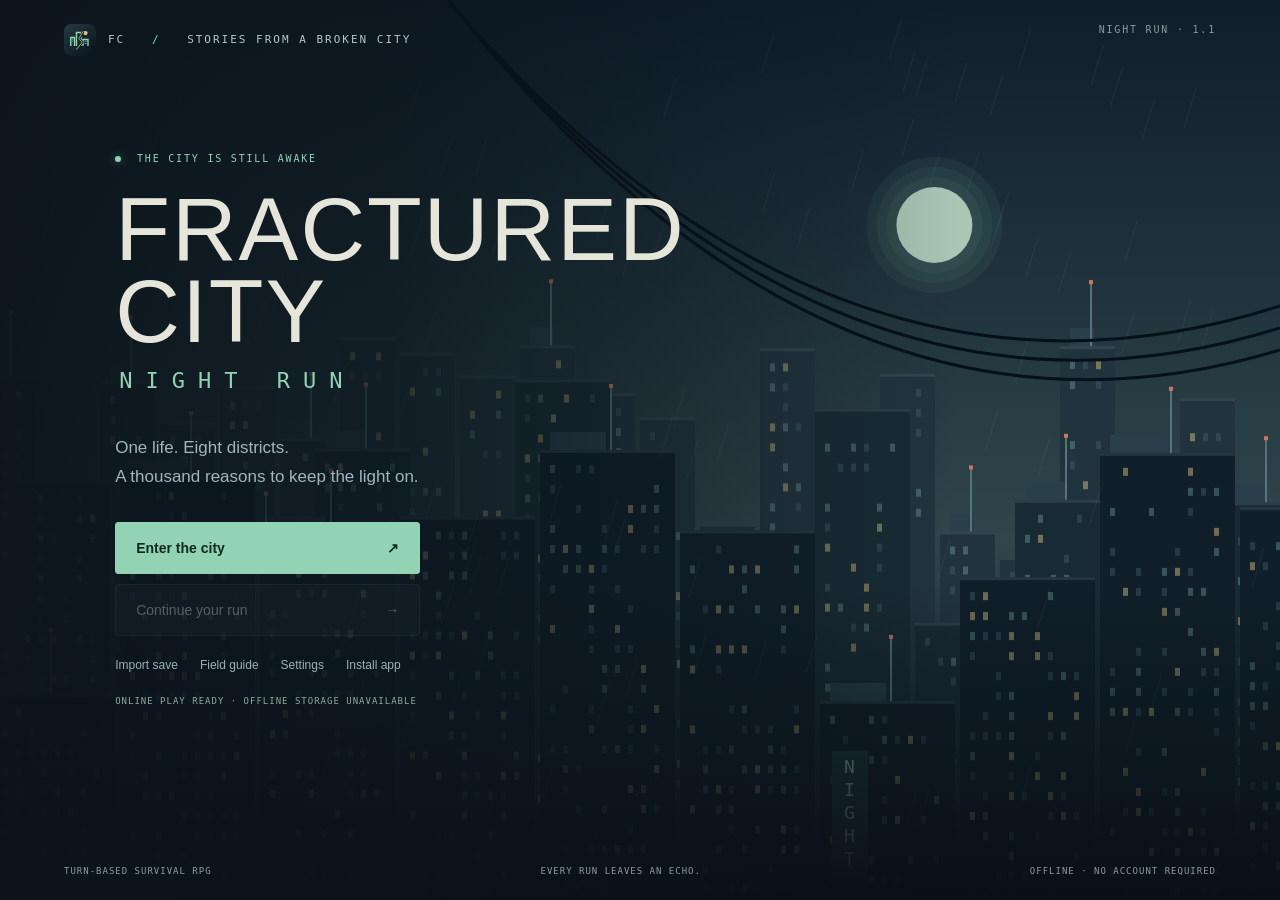
<file: index.html>
<!doctype html>
<html lang="en"><head><meta charset="utf-8"><meta name="viewport" content="width=device-width, initial-scale=1, viewport-fit=cover"><meta name="theme-color" content="#10191d"><meta name="description" content="An offline, turn-based survival RPG. One life. Eight districts. Every run leaves an echo."><title>Fractured City: Night Run</title>
<link rel="manifest" href="manifest.webmanifest">
<link rel="icon" type="image/svg+xml" href="icons/logo.svg">
<link rel="icon" type="image/png" sizes="32x32" href="icons/favicon-32.png">
<link rel="apple-touch-icon" sizes="180x180" href="apple-touch-icon.png">
<meta name="mobile-web-app-capable" content="yes">
<meta name="apple-mobile-web-app-capable" content="yes">
<meta name="apple-mobile-web-app-title" content="Night Run">
<meta name="apple-mobile-web-app-status-bar-style" content="black-translucent">
<style>

:root{color-scheme:dark;--bg:#0c1216;--panel:#111b20;--line:#28343a;--muted:#8b9b9f;--text:#dbe1db;--mint:#91d3b3;--amber:#e0ba7e;--red:#dd8680;--accent:#91d3b3}*{box-sizing:border-box}body{margin:0;background:var(--bg);color:var(--text);font-family:Segoe UI,Arial,sans-serif;font-size:14px}button,input{font:inherit}button{color:inherit;background:#1a262c;border:1px solid #344348;padding:11px 15px;border-radius:3px;cursor:pointer;text-align:left;transition:background .15s,border-color .15s}button:hover:not(:disabled){background:#293b41;border-color:var(--mint)}button:focus-visible,input:focus-visible,canvas:focus-visible{outline:2px solid var(--mint);outline-offset:3px}button:disabled{opacity:.35;cursor:not-allowed}button.primary{background:var(--mint);border-color:var(--mint);color:#11291f;font-weight:700}button.primary:hover{background:#b2e8cd}button.danger{color:#ffb0a3;border-color:#785049}button.small{padding:6px 10px;font-size:12px}input{background:#10191e;border:1px solid #435358;border-radius:3px;color:#fff;padding:12px;width:100%}label{display:block;font-size:11px;color:var(--muted);letter-spacing:1.5px;margin:18px 0 8px}h1,h2,h3,p{margin-top:0}h2{font-family:Georgia,serif;font-weight:400}p{line-height:1.6;color:#aebdbf}kbd{font-family:Consolas,monospace;font-size:11px;border:1px solid #435056;border-radius:3px;min-width:20px;padding:2px 5px;text-align:center;color:#91a4ab}b,strong{font-weight:600}[hidden]{display:none!important}.eyebrow,.section-label,.log-heading,.wordmark,.edition,.title-bottom,.stat-label{font-family:Consolas,monospace;font-size:10px;font-weight:500;letter-spacing:1.8px;color:var(--muted)}.live-dot{display:inline-block;width:6px;height:6px;border-radius:50%;background:var(--mint);box-shadow:0 0 10px #8bdfb177;margin-right:8px}.title-screen{min-height:100vh;position:relative;overflow:hidden;background:#0b141c}.title-screen #skyline{position:absolute;width:100%;height:100%;inset:0}.title-grain{position:absolute;inset:0;pointer-events:none;background:linear-gradient(90deg,#0b141bef 0%,#0b141bb0 30%,transparent 75%),linear-gradient(0deg,#091016 0%,transparent 35%)}.title-top{position:relative;display:flex;justify-content:space-between;padding:34px 5vw}.wordmark{color:#b5c7c9;font-size:11px;letter-spacing:2px}.wordmark i{color:var(--mint);font-style:normal;margin:0 18px}.title-content{position:relative;margin:7vh 0 10vh 9vw;max-width:650px}.title-content .eyebrow{color:var(--mint);margin-bottom:24px}h1{font-family:Impact,'Arial Narrow',sans-serif;font-weight:400;font-size:clamp(65px,7vw,108px);letter-spacing:2px;line-height:.92;color:#e6e5d9;margin:0 0 26px}h1 span{display:block;font-family:Consolas,monospace;font-size:22px;letter-spacing:13px;line-height:2.5;color:var(--mint);margin-left:4px}.title-content>p{font-size:17px;line-height:1.7;color:#a2b6bc;margin-bottom:30px}.title-actions{display:flex;flex-direction:column;gap:10px;max-width:305px}.title-actions button{padding:17px 20px;display:flex;justify-content:space-between}.title-links{display:flex;gap:22px;margin:22px 0}.title-links button{border:0;padding:0;background:transparent;color:#9db0b7;font-size:12px}.title-bottom{position:absolute;bottom:24px;left:5vw;right:5vw;display:flex;justify-content:space-between;letter-spacing:1px;font-size:9px}.legacy{font-size:12px;color:#9b9b92;font-style:italic;max-width:350px}.topbar{height:72px;border-bottom:1px solid var(--line);display:flex;align-items:center;justify-content:space-between;padding:0 28px;background:#10191e}.logo{font-family:Impact,'Arial Narrow',sans-serif;font-size:20px;letter-spacing:1px;background:transparent;border:0;padding:0}.logo span{display:block;font:9px Consolas,monospace;color:var(--mint);letter-spacing:4px;margin-top:3px}.header-actions{display:flex;align-items:center;gap:10px}.header-actions button{padding:6px 10px}.header-actions>span{font:9px Consolas,monospace;letter-spacing:1px;color:#7f9298;margin-right:8px}#worldClock{display:flex;gap:24px;align-items:center;color:#b6c6c8;font:12px Consolas,monospace}#worldClock b{color:var(--amber)}.game-layout{max-width:1800px;margin:auto;display:grid;grid-template-columns:220px minmax(480px,1fr) 240px;min-height:calc(100vh - 72px)}.left-panel,.right-panel{padding:24px 20px;background:#10191dc9}.left-panel{border-right:1px solid var(--line)}.right-panel{border-left:1px solid var(--line)}.play-column{min-width:0;padding:0 22px 20px}.location-heading{height:86px;display:flex;align-items:center;justify-content:space-between}.location-heading h2{margin:5px 0 0;font-size:27px}.location-heading .eyebrow{font-size:9px;letter-spacing:1.5px;color:var(--accent)}#districtDanger{font:10px Consolas,monospace;color:var(--amber);text-align:right;line-height:1.9}#character .portrait{float:left;width:42px;height:48px;margin-right:12px;border:1px solid #52665f;background:#253c37;display:grid;place-items:center;font-size:26px;color:var(--mint)}#character h3{font-family:Georgia,serif;font-size:20px;font-weight:400;margin:0 0 4px}#character .class-line{font:10px Consolas,monospace;color:var(--mint);line-height:1.5}#character .level-line{clear:both;padding-top:14px;display:flex;justify-content:space-between;font:10px Consolas,monospace;color:var(--muted)}.xp-bar{height:3px;background:#283239;margin:8px 0 22px}.xp-bar i{display:block;height:100%;background:#d9b777}.meter{margin:14px 0}.meter-label{display:flex;justify-content:space-between;font-size:11px;margin-bottom:7px;color:#adbcbd}.meter-track{background:#29343a;height:5px}.meter-track i{height:100%;display:block;transition:width .2s}.minor-vitals{display:grid;grid-template-columns:1fr 1fr;gap:8px;margin:18px 0 24px}.minor-vitals div{background:#172228;border:1px solid #26333a;padding:9px 8px}.minor-vitals b{display:block;font:16px Consolas,monospace;margin-top:5px}.minor-vitals span{font:9px Consolas,monospace;color:var(--muted);letter-spacing:1px}.section-label{display:flex;justify-content:space-between;margin:20px 0 13px;font-size:9px;color:#819799;letter-spacing:1.4px}.equipment-row{margin:13px 0;padding-left:10px;border-left:2px solid #344b48}.equipment-row small{display:block;color:#80969b;font:9px Consolas,monospace;letter-spacing:1px;margin-bottom:5px}.equipment-row b{font-size:12px;font-weight:400}.equipment-row em{display:block;font-style:normal;font-size:10px;color:#738b90;margin-top:4px}.nav-buttons{margin-top:20px;border-top:1px solid var(--line);padding-top:14px}.nav-buttons button{border:none;background:transparent;display:flex;align-items:center;width:100%;padding:11px 0;font-size:12px;gap:10px}.nav-buttons kbd{margin-left:auto}.nav-buttons button>span{width:17px;color:var(--mint)}.small-quote{font-family:Georgia,serif;font-style:italic;font-size:12px;line-height:1.7;color:#647b80;margin-top:25px}.canvas-wrap{position:relative;background:#080e13;border:1px solid #344247;box-shadow:0 10px 40px #0003;overflow:hidden}#mapCanvas{display:block;width:100%;height:min(58vh,680px);object-fit:contain;image-rendering:pixelated;cursor:crosshair}.map-label{position:absolute;left:15px;top:14px;background:#0b141bcc;padding:7px 10px;font:9px Consolas,monospace;letter-spacing:1px;color:#91a5ab;pointer-events:none}.zoom-controls{position:absolute;right:12px;bottom:12px;display:flex;gap:4px}.zoom-controls button{padding:4px 10px;background:#132028d9}.hover-tip{position:absolute;bottom:15px;left:15px;max-width:70%;padding:9px 13px;background:#0d1924ef;border:1px solid #52656f;font:11px Consolas,monospace;pointer-events:none}.actionbar{display:flex;gap:6px;padding:12px 0}.actionbar button{flex:1;font-size:11px;padding:9px 6px;white-space:nowrap;text-align:center;background:#172329}.actionbar kbd{margin-right:5px;font-size:10px}.actionbar .active{background:#274136;border-color:var(--mint);color:var(--mint)}.log-heading{display:flex;justify-content:space-between;font-size:9px;margin:10px 0 8px}#eventLog{height:122px;overflow-y:auto;border-top:1px solid var(--line);padding-top:8px;scrollbar-width:thin;font:11px/1.7 Consolas,monospace;color:#83999f}.log-entry{padding:1px 0}.log-entry>span{color:#4f656e;margin-right:10px}.log-entry.bad{color:#dc9790}.log-entry.good{color:#9ec5ad}.log-entry.story{color:#c4b8db}.log-entry.hint{color:#d2ba8e}.log-entry.combat{color:#a6b3b8}#minimap{width:100%;image-rendering:pixelated;background:#0b1218;border:1px solid var(--line)}.nearby-item{display:flex;align-items:center;gap:10px;padding:10px 0;border-bottom:1px solid #243138;font-size:11px}.nearby-item button{padding:5px;font-size:11px;flex:1;background:transparent;border:0}.nearby-item .symbol{width:24px;color:var(--amber);font:18px Consolas,monospace}.nearby-item small{display:block;font-size:10px;color:#7e969c;margin-top:4px}.quest-card{background:#18282a;border:1px solid #304c47;border-left:2px solid var(--mint);padding:13px}.quest-card .tag{font:9px Consolas,monospace;letter-spacing:1px;color:var(--mint)}.quest-card h4{margin:10px 0;font-size:13px;font-weight:500;line-height:1.4}.quest-card p{font-size:11px;line-height:1.6;margin:0}.quest-card button{margin-top:12px;padding:0;background:none;border:0;font-size:10px;color:var(--mint)}#echoPanel p{font-family:Georgia,serif;font-size:13px;line-height:1.7;font-style:italic;color:#ab9fc1}.echo-number{font:9px Consolas,monospace;color:#8f82a4;letter-spacing:1px}.faction-row{margin:12px 0;font-size:10px;display:flex;justify-content:space-between;gap:8px}.faction-row b{font:11px Consolas,monospace}.control-note{font:10px/1.9 Consolas,monospace;color:#6f858d;border-top:1px solid var(--line);padding-top:17px;margin-top:24px}.status-pill{display:inline-block;border:1px solid #764e49;color:#e4a498;background:#3c2928;font-size:9px;padding:4px 6px;margin:3px 3px 0 0}.status-pill.good{border-color:#416756;color:#a2d2b6;background:#1e352a}.modal{position:fixed;z-index:20;inset:0;display:flex;align-items:center;justify-content:center;padding:24px}.modal-backdrop{position:absolute;inset:0;background:#050b12c9;backdrop-filter:blur(5px)}.modal-card{position:relative;background:#111c23;border:1px solid #405357;border-radius:5px;width:min(880px,100%);max-height:90vh;overflow:auto;box-shadow:0 30px 120px #000b;scrollbar-width:thin}.modal-header{padding:24px 28px 18px;border-bottom:1px solid #304048;display:flex;align-items:center;justify-content:space-between}.modal-header h2{margin:6px 0 0;font-size:28px}.close-button{background:transparent;border:0;font-size:26px;color:#80979d;padding:0 6px}#modalBody{padding:24px 28px 30px}.modal-intro{font-size:14px;line-height:1.75;max-width:700px}.choice-list{display:grid;gap:9px;margin-top:23px}.choice-list button{padding:15px 18px;font-size:13px}.create-grid{display:grid;grid-template-columns:1fr 1fr;gap:10px}.class-card{padding:17px}.class-card.selected{border-color:var(--mint);background:#243d37}.class-card .num{font:10px Consolas,monospace;color:var(--mint);letter-spacing:2px}.class-card h3{font-family:Georgia,serif;font-size:20px;font-weight:400;margin:8px 0}.class-card p{font-size:11px;margin:0;line-height:1.6}.class-detail{background:#0c171d;padding:20px;border-left:2px solid var(--mint);margin:20px 0}.class-detail strong{color:var(--mint)}.class-detail p{font-size:12px;margin:6px 0}.inline-fields{display:flex;gap:16px}.inline-fields>div{flex:1}.footer-actions{display:flex;gap:10px;margin-top:24px;justify-content:flex-end}.tabs{display:flex;gap:6px;flex-wrap:wrap;margin-bottom:18px}.tabs button{font-size:11px;padding:8px 13px}.tabs .selected{border-color:var(--mint);color:var(--mint)}.item-grid{display:grid;grid-template-columns:1fr 1fr;gap:10px}.item-card{border:1px solid #304148;background:#15232b;padding:14px}.item-card h4{margin:0 0 6px;font-size:13px;font-weight:500}.item-card .item-type{font:9px Consolas,monospace;color:var(--mint);text-transform:uppercase;letter-spacing:1px;margin-bottom:10px}.item-card p{font-size:11px;margin:7px 0}.item-card .buttons{display:flex;gap:5px;flex-wrap:wrap;margin-top:12px}.item-card .buttons button{font-size:10px;padding:6px 8px}.inventory-summary{display:flex;gap:22px;margin-bottom:18px;color:var(--amber);font:11px Consolas,monospace}.stats-grid{display:grid;grid-template-columns:repeat(3,1fr);gap:8px;margin-bottom:24px}.stat-card{background:#172831;border:1px solid #344750;padding:12px;display:flex;align-items:center;justify-content:space-between;gap:6px}.stat-card strong{font:20px Consolas,monospace}.stat-card span{font-size:10px;color:#a7bdc0}.stat-card button{font-size:14px;padding:1px 6px}.tree-columns{display:grid;grid-template-columns:1fr 1fr;gap:22px}.tree-column h3{font-family:Georgia,serif;font-weight:400;font-size:22px;color:var(--mint);margin-bottom:15px}.talent{margin-bottom:10px;padding:17px;border:1px solid #3b4954;background:#18232c}.talent.learned{border-color:#719e87;background:#1e362c}.talent p{font-size:12px;margin-bottom:11px}.talent h4{margin:5px 0 8px}.talent .tier{font:9px Consolas,monospace;color:#929faf}.talent button{font-size:11px;padding:6px 12px}.map-grid{display:grid;grid-template-columns:1fr 1fr;gap:10px}.zone-card{padding:18px;background:#17242b;border:1px solid #35434b}.zone-card.current{border-color:var(--mint)}.zone-card h3{font-family:Georgia,serif;font-size:20px;font-weight:400;margin:8px 0}.zone-card p{font-size:11px;margin:7px 0}.zone-card .connections{font:10px/1.7 Consolas,monospace;color:#9eafb5}.guide-grid{display:grid;grid-template-columns:1fr 1fr;gap:22px}.guide-grid h3{font:12px Consolas,monospace;color:var(--mint);letter-spacing:1px}.guide-grid p{font-size:12px}.journal-entry{border-left:2px solid #6d7997;padding:1px 0 1px 15px;margin:18px 0}.journal-entry p{margin:6px 0;font-size:12px}.journal-entry small{font:10px Consolas,monospace;color:#9a8bab}.ending-text{font-family:Georgia,serif;font-size:23px;line-height:1.7;color:#d7d5ca;margin:12px 0 25px}.ending-grid{display:grid;grid-template-columns:repeat(4,1fr);gap:10px}.ending-grid div{background:#1b2a30;padding:15px}.ending-grid b{display:block;font:24px Consolas,monospace;color:var(--mint)}.ending-grid span{font-size:10px;color:var(--muted)}.touch-controls{display:none;text-align:center;position:fixed;bottom:14px;right:14px;z-index:5;opacity:.9}.touch-controls button{padding:10px 16px;background:#152930}.setting-row{display:flex;align-items:center;justify-content:space-between;border-bottom:1px solid #304047;padding:16px 0}.setting-row p{font-size:12px;margin:5px 0}.notice{border-left:2px solid var(--amber);padding:10px 14px;background:#2b291f;font-size:12px;color:#d4c4a2}.empty{color:#879ca3;font-size:12px;padding:15px 0}.item-card.highlight{border-color:var(--mint)}body.high-contrast{--muted:#b6c4c7;--text:#f5f8ee;--line:#54696f}body.reduced-motion *{transition:none!important;animation:none!important}@media(min-width:1600px){.game-layout{grid-template-columns:240px minmax(600px,1fr) 270px}.left-panel,.right-panel{padding:30px 25px}#eventLog{height:145px}}@media(max-width:1150px){.game-layout{grid-template-columns:190px minmax(400px,1fr)}.right-panel{display:none}.left-panel{padding:22px 16px}.play-column{padding:0 16px 16px}.topbar{padding:0 20px}#worldClock{gap:12px}#mapCanvas{height:58vh}}@media(max-width:720px){.game-layout{display:block}.left-panel{display:none}.topbar{height:62px;padding:0 14px}.logo{font-size:16px}#worldClock{font-size:10px;gap:8px}.header-actions>span{display:none}.header-actions{gap:4px}.header-actions button{padding:5px 8px}.play-column{padding:0 10px 15px}.location-heading{height:72px}.location-heading h2{font-size:23px}.actionbar{flex-wrap:wrap}.actionbar button{min-width:28%;padding:9px 5px}#mapCanvas{height:52vh;min-height:310px}.title-top{padding:24px}.wordmark{font-size:9px}.wordmark i{margin:0 5px}.edition{display:none}.title-content{margin:10vh 24px 100px}.title-bottom{font-size:8px;gap:20px}.title-bottom span:last-child{display:none}.title-grain{background:linear-gradient(90deg,#0b141bf0, #0b141b60)}.modal{padding:10px}.modal-header{padding:18px}.modal-header h2{font-size:24px}#modalBody{padding:18px}.create-grid,.item-grid,.tree-columns,.map-grid,.guide-grid{grid-template-columns:1fr}.stats-grid{grid-template-columns:1fr 1fr}.ending-grid{grid-template-columns:1fr 1fr}.touch-controls{display:block}.inline-fields{display:block}.footer-actions{flex-wrap:wrap}.header-actions::before{content:''}.control-note{display:none}}@media(prefers-reduced-motion:reduce){*{transition:none!important}}
.mobile-vitals{display:none}@media(max-width:720px){.mobile-vitals{display:flex;align-items:center;justify-content:space-between;gap:5px;padding:8px 12px;border-bottom:1px solid var(--line);font:10px Consolas,monospace;color:var(--mint)}.mobile-vitals button{padding:4px 7px;font-size:10px}.location-heading{height:65px}}

@media(max-width:720px){.log-board{display:flex;gap:10px}.log-board #eventLog{flex:1;min-width:0;height:150px}.log-board .touch-controls{position:static;flex:0 0 112px;align-self:flex-start;opacity:1;padding-top:10px}.touch-controls button{padding:8px 10px;margin:1px;font-size:13px}}

</style><style>
/* Touch and installed-app layout. Safe areas preserve iPhone notch/home-indicator space. */
html { -webkit-text-size-adjust: 100%; }
button, a, canvas { touch-action: manipulation; -webkit-tap-highlight-color: transparent; }
button { -webkit-user-select: none; user-select: none; }
input { font-size: 16px; }
.brand-icon { width: 32px; height: 32px; vertical-align: middle; margin-right: 12px; border-radius: 7px; }
.title-top { padding-top: max(24px, env(safe-area-inset-top)); }
.title-screen { min-height: 100svh; padding-bottom: env(safe-area-inset-bottom); }
.platform-status { color: #91aa9b; font: 9px/1.6 Consolas, monospace; letter-spacing: 1px; }
.mobile-tools { display: none; }
.install-steps { padding-left: 22px; color: #bfcfcd; line-height: 1.9; }
.install-icon { float: right; width: 90px; height: 90px; border-radius: 20px; margin: 0 0 20px 20px; }
.modal-card { overscroll-behavior: contain; }
.modal { padding-top: max(12px, env(safe-area-inset-top)); padding-bottom: max(12px, env(safe-area-inset-bottom)); }
.touch-controls button[aria-pressed="true"], .mobile-tools button[aria-pressed="true"] { border-color: var(--mint); background: #284438; color: var(--mint); }

@media (max-width: 720px), (pointer: coarse) and (max-width: 1100px), (max-height: 600px) and (max-width: 1100px) {
  body.playing { height: 100vh; height: 100dvh; overflow: hidden; }
  #gameScreen { height: 100vh; height: 100dvh; display: flex; flex-direction: column; overflow: hidden; padding: env(safe-area-inset-top) env(safe-area-inset-right) env(safe-area-inset-bottom) env(safe-area-inset-left); }
  .topbar { flex: 0 0 48px; min-height: 48px; height: 48px; padding: 0 10px; }
  .logo { font-size: 15px; }
  .logo span { font-size: 8px; letter-spacing: 3px; }
  .header-actions button { width: 44px; height: 44px; padding: 0; text-align: center; }
  .header-actions > span { display: none; }
  #worldClock { font-size: 10px; gap: 6px; }
  #worldClock > span:last-child { display: none; }
  .mobile-vitals { flex: 0 0 44px; display: flex; align-items: center; justify-content: space-between; padding: 0 8px; gap: 4px; font: 10px Consolas, monospace; color: var(--mint); }
  .mobile-vitals button { min-height: 44px; min-width: 44px; font-size: 11px; padding: 4px 7px; }
  .game-layout { flex: 1; display: flex; width: 100%; min-height: 0; margin: 0; overflow: hidden; }
  .left-panel, .right-panel { display: none; }
  .play-column { display: flex; flex-direction: column; flex: 1; min-height: 0; padding: 0 8px 6px; overflow: hidden; }
  .location-heading { flex: 0 0 48px; height: 48px; }
  .location-heading h2 { font-size: 21px; margin-top: 3px; }
  .location-heading .eyebrow { font-size: 8px; letter-spacing: .5px; }
  #districtDanger { font-size: 8px; }
  .canvas-wrap { flex: 1 1 auto; min-height: 100px; }
  #mapCanvas { width: 100%; height: 100%; min-height: 0; object-fit: fill; }
  .map-label { top: 6px; left: 6px; max-width: calc(100% - 12px); font-size: 8px; padding: 5px 7px; pointer-events: none; }
  .zoom-controls { right: 4px; bottom: 4px; }
  .zoom-controls button { width: 44px; height: 44px; text-align: center; padding: 0; }
  .hover-tip { bottom: 6px; left: 6px; max-width: calc(100% - 105px); font-size: 10px; }
  .actionbar { flex: 0 0 48px; display: grid; grid-template-columns: repeat(5, minmax(0, 1fr)); gap: 4px; padding: 4px 0 0; }
  .actionbar button { min-width: 0; min-height: 44px; padding: 4px 2px; font-size: 10px; overflow: hidden; white-space: normal; }
  .actionbar kbd { display: none; }
  .log-heading { flex: 0 0 16px; height: 16px; margin: 3px 0 0; font-size: 8px; letter-spacing: .5px; }
  #turnNumber { max-width: 57%; overflow: hidden; text-overflow: ellipsis; white-space: nowrap; }
  .log-board { flex: 0 0 136px; height: 136px; display: grid; grid-template-columns: minmax(0, 1fr) 136px; gap: 8px; }
  .log-board #eventLog { height: 132px; min-height: 0; padding-top: 4px; font-size: 10px; line-height: 1.55; }
  .log-board .touch-controls { position: static; display: grid; grid-template-columns: repeat(3, 44px); grid-template-rows: repeat(3, 44px); gap: 2px; width: 136px; padding: 0; opacity: 1; align-self: start; }
  .touch-controls button { width: 44px; height: 44px; padding: 0; margin: 0; text-align: center; font-size: 19px; background: #182c32; }
  .mobile-tools { display: flex; flex: 0 0 46px; gap: 4px; padding-top: 3px; }
  .mobile-tools button { flex: 1; min-width: 0; height: 44px; padding: 5px 3px; font-size: 10px; text-align: center; }
  .modal { padding-left: 8px; padding-right: 8px; }
  .modal-card { max-height: calc(100dvh - env(safe-area-inset-top) - env(safe-area-inset-bottom) - 24px); }
  .modal-header { position: sticky; top: 0; z-index: 2; background: #111c23; padding: 12px 16px; }
  .close-button { min-width: 44px; min-height: 44px; }
  #modalBody { padding: 16px; }
  #modalBody button { min-height: 44px; }
  .title-top { padding-left: 20px; padding-right: 20px; }
  .wordmark { font-size: 8px; letter-spacing: 1px; }
  .brand-icon { margin-right: 6px; width: 28px; height: 28px; }
  .title-content { margin: 5vh 24px 90px; }
  .title-links { flex-wrap: wrap; gap: 8px 20px; }
  .title-links button { min-height: 44px; }
  .title-bottom { position: relative; left: auto; right: auto; bottom: auto; margin: 0 24px 20px; }
}
@media (max-width: 370px) {
  .logo { font-size: 12px; }
  #worldClock { font-size: 9px; }
  .mobile-vitals { font-size: 9px; }
  .location-heading h2 { font-size: 18px; }
}
@media (orientation: landscape) and (max-height: 600px) and (max-width: 1100px) {
  .play-column { display: grid; grid-template-columns: minmax(0, 1fr) 240px; grid-template-rows: 40px minmax(100px, 1fr) 46px; column-gap: 8px; }
  .location-heading { grid-column: 1; grid-row: 1; height: 40px; }
  .canvas-wrap { grid-column: 1; grid-row: 2 / 4; }
  .actionbar { grid-column: 2; grid-row: 1; grid-template-columns: repeat(5, minmax(0, 1fr)); }
  .log-heading { display: none; }
  .log-board { grid-column: 2; grid-row: 2; display: flex; flex-direction: column; align-items: center; height: auto; padding-top: 8px; }
  .log-board #eventLog { flex: 1; width: 100%; max-height: 50px; order: 2; }
  .mobile-tools { grid-column: 2; grid-row: 3; }
}

</style></head>
<body>
<div id="titleScreen" class="title-screen">
 <canvas id="skyline" aria-hidden="true"></canvas><div class="title-grain"></div>
 <div class="title-top"><span class="wordmark"><img class="brand-icon" src="[data-uri]" width="32" height="32" alt="Night Run fractured skyline">FC <i> / </i> STORIES FROM A BROKEN CITY</span><span class="edition">NIGHT RUN · 1.1</span></div>
 <div class="title-content"><div class="eyebrow"><span class="live-dot"></span> THE CITY IS STILL AWAKE</div><h1>FRACTURED<br>CITY<span>NIGHT RUN</span></h1><p>One life. Eight districts.<br>A thousand reasons to keep the light on.</p><div class="title-actions"><button class="primary" data-act="create">Enter the city <b>↗</b></button><button id="continueButton" data-act="continue">Continue your run <b>→</b></button></div><div class="title-links"><button data-act="import">Import save</button><button data-act="help">Field guide</button><button data-act="settings">Settings</button><button data-act="install">Install app</button></div><div id="pwaStatus" class="platform-status" role="status">PREPARING OFFLINE PLAY…</div><div id="legacy" class="legacy"></div></div>
 <div class="title-bottom"><span>TURN-BASED SURVIVAL RPG</span><span>EVERY RUN LEAVES AN ECHO.</span><span>OFFLINE · NO ACCOUNT REQUIRED</span></div>
</div>
<div id="gameScreen" hidden>
 <header class="topbar"><button class="logo" data-act="pause">FRACTURED CITY<span>NIGHT RUN</span></button><div id="worldClock"></div><div class="header-actions"><span id="saveState">LOCAL AUTOSAVE</span><button data-act="help" title="Field guide (?)">?</button><button data-act="pause" title="Pause (Escape)">Ⅱ</button></div></header>
 <div id="mobileVitals" class="mobile-vitals"></div>
 <main class="game-layout">
  <aside class="left-panel"><div id="character"></div><div id="vitals"></div><div id="loadout"></div><div id="conditions"></div><div class="nav-buttons"><button data-act="inventory"><span>▤</span> Inventory <kbd>I</kbd></button><button data-act="talents"><span>⌘</span> Character <kbd>C</kbd></button><button data-act="journal"><span>≡</span> Journal <kbd>J</kbd></button><button data-act="city"><span>◇</span> City atlas <kbd>M</kbd></button><button data-act="craft"><span>⚒</span> Crafting <kbd>K</kbd></button></div><div class="small-quote">“The city existed before you.<br>It will exist after you.”</div></aside>
  <section class="play-column"><div class="location-heading"><div><div class="eyebrow" id="districtType"></div><h2 id="districtName"></h2></div><div id="districtDanger"></div></div><div class="canvas-wrap"><canvas id="mapCanvas" width="960" height="650" tabindex="0" aria-label="Explorable city map. Use arrow keys or WASD to move, E to interact."></canvas><div class="map-label"><span class="live-dot"></span><span id="mapSubtitle"></span></div><div id="hoverTip" class="hover-tip" hidden></div><div class="zoom-controls"><button data-act="zoomout" title="Zoom out">−</button><button data-act="zoomin" title="Zoom in">+</button></div></div><div class="actionbar"><button data-act="interact" title="Interact with nearby objects"><kbd>E</kbd> Interact</button><button id="abilityButton" data-act="ability"><kbd>1</kbd> Ability</button><button id="sneakButton" data-act="sneak"><kbd>X</kbd> Sneak</button><button data-act="wait"><kbd>·</kbd> Wait</button><button data-act="heal"><kbd>H</kbd> Heal</button></div><div class="log-heading"><span>THE NIGHT RECORD</span><span id="turnNumber"></span></div><div class="log-board"><div id="eventLog" aria-live="polite"></div><div class="touch-controls" role="group" aria-label="Movement pad"><button data-move="-1,-1" aria-label="Move northwest">↖</button><button data-move="0,-1" aria-label="Move north">↑</button><button data-move="1,-1" aria-label="Move northeast">↗</button><button data-move="-1,0" aria-label="Move west">←</button><button data-act="wait" aria-label="Wait one turn">·</button><button data-move="1,0" aria-label="Move east">→</button><button data-move="-1,1" aria-label="Move southwest">↙</button><button data-move="0,1" aria-label="Move south">↓</button><button data-move="1,1" aria-label="Move southeast">↘</button></div></div><div class="mobile-tools"><button data-act="target">Target</button><button data-act="fire">Fire</button><button data-act="dashmode" id="dashButton" aria-pressed="false">Dash: off</button><button data-act="journal">Journal</button><button data-act="city">Map</button></div></section>
  <aside class="right-panel"><div class="section-label">DISTRICT SCAN <span>↗</span></div><canvas id="minimap" width="220" height="160" aria-label="Explored district minimap"></canvas><div id="nearby"></div><div class="section-label">CURRENT THREAD</div><div id="currentQuest"></div><div class="section-label">ON THE FREQUENCY</div><div id="echoPanel"></div><div class="section-label">FACTION STANDING</div><div id="factions"></div><div class="control-note">WASD / arrows to move<br>Click an enemy to fire<br>Shift + move to dash · Tab to target<br>Time moves only when you act</div></aside>
 </main>

</div>
<div id="modal" class="modal" hidden><div class="modal-backdrop" data-act="close"></div><section class="modal-card" role="dialog" aria-modal="true" aria-labelledby="modalTitle"><div class="modal-header"><div><div class="eyebrow" id="modalKicker">NIGHT RUN</div><h2 id="modalTitle"></h2></div><button class="close-button" data-act="close" aria-label="Close">×</button></div><div id="modalBody"></div></section></div>
<input id="saveFile" type="file" accept=".json" hidden>
<script>
/* Fractured City: Night Run — original game content. No external assets. */
(function(root){
'use strict';
const classes = [
 {id:'kid',name:'Street Kid',tag:'The city raised you. It never promised to keep you.',desc:'Find extra salvage, slip through service ducts, and make friends before enemies. Low armor; unmatched routes.',stats:[3,6,3,5,3,5],weapon:'knife',armor:'hoodie',ability:'Slipstream',effect:'Vanish for 5 turns and recover 12 energy. Adjacent enemies lose your trail.',paths:['Ghost','Fixer']},
 {id:'soldier',name:'Deserter',tag:'You remember which side of a rifle is safe.',desc:'Begin with a rifle and ammunition. Overwatch punishes advancing enemies. Loud, hungry, hard to stop.',stats:[5,3,6,5,2,2],weapon:'rifle',armor:'vest',ability:'Overwatch',effect:'For 5 turns, fire a free shot at the first visible enemy in range each turn. Uses ammunition.',paths:['Bastion','Deadeye']},
 {id:'hacker',name:'Wirewalker',tag:'Every locked door is a conversation.',desc:'Disable machines, open sealed caches and rewrite hostile security. Fragile in a straight fight.',stats:[2,4,3,4,7,4],weapon:'stunner',armor:'coat',ability:'Blackout',effect:'Stun all visible machines for 6 turns; living enemies for 2. Reveal the surrounding network.',paths:['Puppeteer','Architect']},
 {id:'medic',name:'Patch Doctor',tag:'There is still someone worth saving.',desc:'Heal without supplies, resist infection, and use medicine to resolve desperate encounters.',stats:[3,3,5,4,5,5],weapon:'scalpel',armor:'scrubs',ability:'Triage',effect:'Restore 26 health and clear bleeding, poison and burns. Costs 16 energy.',paths:['Lifeline','Plaguehand']},
 {id:'engineer',name:'Scrapper',tag:'Nothing is broken beyond its next purpose.',desc:'Salvage components, craft at lower cost and deploy a sentry that fights beside you.',stats:[4,3,5,3,6,3],weapon:'wrench',armor:'workcoat',ability:'Sentry',effect:'Deploy a 10-turn sentry. It attacks a visible hostile within 6 tiles every turn.',paths:['Machinist','Demolitionist']},
 {id:'sensitive',name:'Signal Touched',tag:'The radio said your name before you were born.',desc:'Sense the Echo, walk through thin walls, and burn enemies with impossible signals. Power invites attention.',stats:[2,5,3,6,5,3],weapon:'rod',armor:'shroud',ability:'Resonance',effect:'Deal 15 armor-piercing damage to visible enemies within 5 tiles. Gain 4 Echo exposure.',paths:['Witness','Hollow']}
];
// Attributes: strength, agility, endurance, perception, intellect, presence.
const items={};
function item(id,name,type,weight,value,props={}){items[id]={id,name,type,weight,value,...props};}
[
 ['knife','Notched switchblade',4,1,18,1,{bleed:0.3}],['pipe','Lead pipe',7,3,20,1,{}],['scalpel','Surgical scalpel',4,0.5,25,1,{bleed:0.5}],['wrench','Heavy wrench',7,2,28,1,{}],['rod','Tuning rod',5,1,35,2,{pierce:2}],['stunner','Arc prod',6,1.5,48,1,{stun:0.3}],['machete','Salvage machete',10,2,60,1,{bleed:0.3}],['hammer','Breach hammer',16,5,100,1,{pierce:3}],['katana','Monofilament saber',14,2,145,1,{pierce:5}],['claws','Carbon talons',12,0.5,125,1,{bleed:0.6}],
 ['pistol','Service pistol',8,2,70,6,{ammo:1,noise:8}],['rifle','Functioning rifle',12,4,140,9,{ammo:1,noise:12}],['shotgun','Short-barrel shotgun',18,4,115,4,{ammo:2,noise:14,spread:true}],['smg','Suppressed SMG',10,3,160,6,{ammo:2,noise:4}],['railgun','Industrial railcaster',24,7,250,11,{ammo:3,noise:16,pierce:6}],['crossbow','Cable crossbow',11,3,85,7,{ammo:1,noise:2}],['flamer','Foundry torch',14,5,135,3,{ammo:2,noise:8,burn:true}]
].forEach(([id,n,d,w,v,r,p])=>item(id,n,'weapon',w,v,{damage:d,range:r,durability:100,...p}));
[
 ['hoodie','Crew hoodie',1,1,15,{stealth:1}],['coat','Insulated coat',1,2,25,{resist:1}],['vest','Ballistic vest',3,4,70,{}],['scrubs','Clinic whites',1,1,20,{heal:1}],['workcoat','Riveted workcoat',2,3,45,{}],['shroud','Signal shroud',1,1,40,{echo:1}],['plate','Riot carapace',5,7,150,{agility:-1}],['mesh','Ghostweave suit',3,2,180,{stealth:2}],['hazmat','Sealed hazard suit',2,3,110,{resist:3}],['organic','Living mantle',4,2,160,{regen:1}]
].forEach(([id,n,a,w,v,p])=>item(id,n,'armor',w,v,{armor:a,...p}));
item('pack','Courier backpack','gear',1,45,{capacity:12});item('rig','Load-bearing frame','gear',3,100,{capacity:24});item('scope','Optical sight','mod',0.4,55,{desc:'Attach to the equipped weapon: +2 range.'});item('silencer','Sound baffle','mod',0.5,65,{desc:'Attach to the equipped weapon: reduce noise by 6.'});item('edge','Honed receiver','mod',0.5,60,{desc:'Attach to the equipped weapon: +3 damage.'});
item('ammo','Universal cartridges','ammo',0.05,3);item('scrap','Mechanical scrap','material',0.3,5);item('circuit','Intact circuit','material',0.2,15);item('cloth','Sterile cloth','material',0.1,4);item('chemical','Reagent vial','material',0.2,12);item('data','Encrypted data','valuable',0.1,35);item('jewelry','Old-world keepsake','valuable',0.2,45);
item('food','Sealed ration','consumable',0.5,15,{desc:'Restore 38 nutrition.'});item('water','Clean water','consumable',0.5,12,{desc:'Restore 42 hydration.'});item('medkit','Trauma kit','consumable',0.5,38,{desc:'Heal 32 HP and treat all injuries.'});item('bandage','Pressure dressing','consumable',0.1,12,{desc:'Heal 10 HP, stop bleeding.'});item('antidote','Broad-spectrum serum','consumable',0.2,24,{desc:'Cure poison and infection.'});item('stim','Reflex stimulant','consumable',0.1,30,{desc:'Restore 30 energy and suppress fatigue by 20; raises hunger.'});item('grenade','Fragmentation charge','consumable',0.5,40,{desc:'Throw at a visible target: 26 blast damage in a 2-tile radius.'});item('smoke','Smoke canister','consumable',0.3,22,{desc:'Become hidden for 7 turns.'});item('battery','High-density cell','consumable',0.4,25,{desc:'Restore 40 energy.'});item('repair','Field repair kit','consumable',0.5,28,{desc:'Restore equipped weapon durability.'});
[
 ['eyes','Spectral optics','chrome',2,'Vision +3; reveal hidden caches.'],['dermal','Subdermal lattice','chrome',3,'Armor +3; movement consumes extra hydration.'],['reflex','Reflex accelerator','chrome',3,'Every fourth enemy turn is skipped.'],['muscle','Servo musculature','chrome',3,'Melee damage +5; capacity +10.'],['jack','Neural jack','chrome',2,'Hacking checks +3; Echo exposure grows at night.'],['lung','Filtered lungs','chrome',2,'Immune to poison, infection and toxic terrain.'],['storage','Abdominal vault','chrome',1,'Capacity +18.'],['heart','Second heart','flesh',3,'Survive one fatal blow per run with 35 HP.'],['gills','Marsh gills','flesh',2,'Toxic tiles heal you; water restores extra nutrition.'],['skin','Chitin graft','flesh',3,'Armor +4; social checks -2.'],['tendon','Elastic tendons','flesh',2,'Move twice with Dash; stealth +2.'],['blood','Red garden','flesh',3,'Heal 1 HP every 4 turns, consuming nutrition.']
].forEach(([id,n,t,strain,desc])=>item(id,n,t,0.3,90+strain*20,{strain,desc}));
const factions=[
 {id:'union',name:'Lamplighter Union',color:'#edb86f',enemy:'crown',goal:'Keep the pumps running. Get the families out.',benefit:'Safe beds, industrial salvage, the evacuation train.'},
 {id:'crown',name:'Glass Directorate',color:'#71bed9',enemy:'union',goal:'Preserve the archive, even if the streets must be abandoned.',benefit:'Firearms, security clearances, corporate extraction.'},
 {id:'garden',name:'Red Garden',color:'#d38c9a',enemy:'choir',goal:'Let the body adapt to the city instead of replacing it.',benefit:'Medicine, biological grafts, protection from contamination.'},
 {id:'choir',name:'The Quiet Choir',color:'#ad9ee7',enemy:'garden',goal:'Listen to the people still speaking through the dead network.',benefit:'Neural Chrome, signal lore, the impossible door.'}
];
const zones=[
 {name:'Lowlight Blocks',sub:'A neighborhood that remembers you',kind:'Sanctuary / streets',color:'#69cbb1',wall:'#243c3a',floor:'#111e22',faction:'union',danger:1,layout:'blocks',building:['Apartment','Corner store','Utility room'],npc:'Mara Venn',voice:'I keep a light on for anyone who comes back. Don’t make me waste the oil.',objective:'Restore the neighborhood pump',object:'Pressure regulator',story:'The regulator is wrapped in a child’s scarf. Someone tried to keep the machine warm.',loot:['food','water','cloth','scrap','bandage'],enemies:['rat','looter'],links:[1,2]},
 {name:'Mercy Arcade',sub:'Everything has a price, even mercy',kind:'Expedition / ruined mall',color:'#deb46f',wall:'#443932',floor:'#241d1b',faction:'garden',danger:2,layout:'mall',building:['Pharmacy','Food court','Shuttered boutique'],npc:'Dr. Iona Reed',voice:'Chrome does not dream. Flesh does. I haven’t decided which is kinder.',objective:'Recover cold-chain medicine',object:'Cryogenic insulin case',story:'The freezer still works. The names on its doors belong to people outside.',loot:['medkit','chemical','food','antidote','scrubs'],enemies:['looter','hound'],links:[0,3,4]},
 {name:'Rainline Viaduct',sub:'The last trains ran without drivers',kind:'Travel / rooftops',color:'#73a9cc',wall:'#29394c',floor:'#121c2c',faction:'union',danger:2,layout:'rail',building:['Signal box','Maintenance bay','Worker dormitory'],npc:'Old Brin',voice:'Tracks don’t care who owns the station. They just need someone to throw the switch.',objective:'Recover the rail ignition core',object:'Ignition core',story:'Its last diagnostic reads: PASSENGERS STILL ABOARD. The train has been empty for years.',loot:['scrap','circuit','ammo','repair','wrench'],enemies:['sniper','drone'],links:[0,3,5]},
 {name:'Cinderworks',sub:'The furnaces are hungry again',kind:'Expedition / foundry',color:'#e28b68',wall:'#49322b',floor:'#281915',faction:'union',danger:3,layout:'factory',building:['Smelter','Tool cage','Boiler room'],npc:'Tess Kiln',voice:'The Directorate wants my generators. The Union wants my hands. What do you want?',objective:'Secure the turbine assembly',object:'Turbine assembly',story:'The turbine could power the train, or a thousand apartment lights. Not both.',loot:['scrap','repair','grenade','hammer','flamer'],enemies:['brute','drone','looter'],links:[1,2,6]},
 {name:'Suture Ward',sub:'Roots under the operating theater',kind:'Expedition / hospital',color:'#bb92a8',wall:'#3e303d',floor:'#221923',faction:'garden',danger:3,layout:'hospital',building:['Operating room','Patient ward','Research lab'],npc:'Sister Vale',voice:'There is no such thing as an unmodified human. Only modifications you have stopped noticing.',objective:'Rescue the sealed-ward survivor',object:'A survivor called Neri',story:'Neri remembers your face from a dream. They have never left this room.',loot:['medkit','antidote','chemical','bandage','blood'],enemies:['feral','hound'],links:[1,6,7]},
 {name:'Glass Meridian',sub:'The upper floors still have electricity',kind:'Expedition / corporate archive',color:'#85c9db',wall:'#2b404d',floor:'#14232d',faction:'crown',danger:4,layout:'office',building:['Security office','Executive suite','Server room'],npc:'Auditor Sable',voice:'The manifest has room for one more. I can’t promise what you’ll be asked to leave behind.',objective:'Acquire the evacuation manifest',object:'Signed evacuation manifest',story:'The names of the dead have been erased. Your name is already at the bottom.',loot:['ammo','data','circuit','pistol','scope'],enemies:['guard','sniper','drone'],links:[2,6,7]},
 {name:'Drowned Exchange',sub:'The water carries voices',kind:'Travel / utility tunnels',color:'#77bfa4',wall:'#254439',floor:'#13271f',faction:'choir',danger:4,layout:'tunnels',building:['Flood pump','Cable vault','Submerged platform'],npc:'Nine',voice:'Eight of us stopped answering. I’m still here. That is how I chose my name.',objective:'Extract the submerged memory spool',object:'Memory spool',story:'The recording is of rain, a door opening, and your own voice saying: not this time.',loot:['circuit','data','water','battery','jack'],enemies:['feral','wraith','drone'],links:[3,4,5,7]},
 {name:'The Listening Spire',sub:'It has been waiting for you',kind:'Final expedition / signal tower',color:'#b5a2e3',wall:'#393048',floor:'#1e172e',faction:'choir',danger:5,layout:'spire',building:['Memory chamber','Relay gallery','Observation room'],npc:'The Operator',voice:'You have reached this room before. Or someone very much like you. Does the distinction help?',objective:'Tune the impossible broadcast',object:'The unbroken frequency',story:'Between two stations is a door. Behind the door is the sound of a city that never broke.',loot:['battery','data','circuit','railgun','eyes'],enemies:['wraith','guard','drone'],links:[4,5,6]}
];
const enemies={
 rat:{name:'Cable vermin',hp:13,damage:4,armor:0,range:1,ai:'rush',glyph:'r',color:'#bdaf8c',xp:12},
 looter:{name:'Hungry scavenger',hp:22,damage:6,armor:1,range:1,ai:'coward',glyph:'s',color:'#cd9875',xp:20},
 hound:{name:'Grafted hound',hp:25,damage:7,armor:1,range:1,ai:'flank',glyph:'h',color:'#df8791',xp:24,bleed:true},
 drone:{name:'Civic drone',hp:24,damage:6,armor:2,range:5,ai:'ranged',glyph:'d',color:'#79bdda',xp:28,machine:true},
 sniper:{name:'Roofline marksman',hp:25,damage:10,armor:1,range:8,ai:'ranged',glyph:'s',color:'#e5b56c',xp:34},
 brute:{name:'Furnace breaker',hp:48,damage:11,armor:3,range:1,ai:'guard',glyph:'B',color:'#e98b65',xp:44},
 feral:{name:'Bloom carrier',hp:35,damage:8,armor:2,range:1,ai:'flank',glyph:'f',color:'#c896b9',xp:34,poison:true},
 guard:{name:'Directorate sentinel',hp:42,damage:10,armor:4,range:6,ai:'ranged',glyph:'G',color:'#9fcee3',xp:50,faction:'crown'},
 wraith:{name:'An echo of someone',hp:33,damage:11,armor:0,range:3,ai:'rush',glyph:'e',color:'#b4a2ea',xp:48,echo:true}
};
const talentDefs=[
 ['wayfinder','Service maps','Open ducts between districts; +2 sight.','Ghost','kid'],['ambush','Knife in the dark','Hidden attacks deal double damage.','Ghost','kid'],['fade','Nobody home','Slipstream lasts twice as long.','Ghost','kid'],['broker','Everybody owes','Shop prices -30%; social checks +3.','Fixer','kid'],['cache','Hidden pockets','Scavenge twice as many supplies; +10 capacity.','Fixer','kid'],['friends','Old friends','Gain 15 reputation with every faction.','Fixer','kid'],
 ['bulwark','Hold the line','Gain +3 armor when not sneaking.','Bastion','soldier'],['veteran','Scar tissue','Maximum HP +25.','Bastion','soldier'],['rebound','Return fire','Taking ranged damage charges 5 energy.','Bastion','soldier'],['aim','One clean shot','Ranged attacks ignore 3 armor.','Deadeye','soldier'],['conserve','Hand-loaded','Every other shot uses no ammunition.','Deadeye','soldier'],['killchain','Kill chain','Kills recover 10 energy and 6 HP.','Deadeye','soldier'],
 ['rewrite','Change of owner','Blackout converts the closest drone permanently.','Puppeteer','hacker'],['leech','Current thief','Machine kills restore 20 energy.','Puppeteer','hacker'],['overload','Overload','Blackout also deals 18 damage to machines.','Puppeteer','hacker'],['skeleton','Skeleton key','Sealed caches open without a check.','Architect','hacker'],['cartography','Network cartographer','Entering a district reveals its map, but not occupants.','Architect','hacker'],['efficiency','Low-power mode','Class abilities cost half energy.','Architect','hacker'],
 ['field','Field surgery','Medical items heal twice as much.','Lifeline','medic'],['resolve','Do no harm','Triage also fills energy and reduces fatigue.','Lifeline','medic'],['mercy','Second chances','Rescuing Neri awards all factions +15 reputation.','Lifeline','medic'],['venom','Dirty instruments','Melee attacks inflict poison.','Plaguehand','medic'],['immune','Adaptive immune system','Immune to poison, infection and bleeding.','Plaguehand','medic'],['harvest','Living samples','Kills grant a reagent vial and restore 3 HP.','Plaguehand','medic'],
 ['turret','Hardened sentry','Sentry lasts 20 turns and deals +5 damage.','Machinist','engineer'],['recycler','Closed loop','Salvaging equipment yields circuits.','Machinist','engineer'],['rigging','Loadmaster','Capacity +20 and repairs cost no scrap.','Machinist','engineer'],['blast','Shaped charges','Grenades deal 42 damage and spare allies.','Demolitionist','engineer'],['breach','Breach doctrine','Locked objectives can be forced without injury.','Demolitionist','engineer'],['powder','Waste nothing','Craft ammunition and grenades at half cost.','Demolitionist','engineer'],
 ['listen','Listen closely','Each objective grants an extra Echo fragment.','Witness','sensitive'],['lucid','Lucid signal','Echo exposure no longer causes damage.','Witness','sensitive'],['chorus','Friendly frequency','Wraiths ignore you unless attacked.','Witness','sensitive'],['phase','Thin places','Walk through one-tile walls for 5 energy.','Hollow','sensitive'],['scream','Dead air','Resonance deals 28 damage.','Hollow','sensitive'],['devour','Borrowed lives','Resonance heals 5 HP per enemy struck.','Hollow','sensitive']
];
const talents=talentDefs.map(([id,name,desc,path,cls],i)=>({id,name,desc,path,cls,tier:i%3+1}));
const recipes=[{id:'bandage',n:2,cost:{cloth:2}},{id:'medkit',n:1,cost:{cloth:2,chemical:2}},{id:'ammo',n:12,cost:{scrap:3,chemical:1}},{id:'grenade',n:1,cost:{scrap:3,chemical:2}},{id:'repair',n:1,cost:{scrap:3,cloth:1}},{id:'battery',n:1,cost:{scrap:2,circuit:1}},{id:'smoke',n:1,cost:{cloth:1,chemical:1}},{id:'antidote',n:1,cost:{chemical:2}},{id:'crossbow',n:1,cost:{scrap:8,cloth:3}},{id:'edge',n:1,cost:{scrap:6,circuit:1}}];
root.NRData={classes,items,factions,zones,enemies,talents,recipes};
if(typeof module!=='undefined')module.exports=root.NRData;
})(typeof window!=='undefined'?window:globalThis);

</script><script>
(function(root){
'use strict';
const D=root.NRData||(typeof require!=='undefined'?require('./data.js'):null);
const dist=(a,b)=>Math.max(Math.abs(a.x-b.x),Math.abs(a.y-b.y));
const dirs=[[0,-1],[1,0],[0,1],[-1,0],[1,1],[-1,1],[1,-1],[-1,-1]];
class Game{
 constructor(state){this.s=state||null;this.onchange=()=>{};this.prompt=null;this.effects=[];this.visible=new Set();if(state)this.vision();}
 rand(){let x=this.s.rng|0;x^=x<<13;x^=x>>>17;x^=x<<5;this.s.rng=x>>>0;return (x>>>0)/4294967296;}
 pick(a){return a[Math.floor(this.rand()*a.length)];}
 int(a,b){return a+Math.floor(this.rand()*(b-a+1));}
 newRun(name,cls,seed){let hash=2166136261;for(const c of String(seed||Date.now()))hash=Math.imul(hash^c.charCodeAt(0),16777619);const c=D.classes.find(c=>c.id===cls)||D.classes[0];
  this.s={version:1,seed:String(seed||hash>>>0),rng:hash>>>0||1,turn:0,time:18*60,zone:0,maps:{},rep:{union:8,crown:0,garden:0,choir:0},quests:{},flags:{},log:[],history:[],weather:'Rain',nextId:1,ending:null,kills:0,scavenged:0,visited:[0],p:{name:(name||'Ash').slice(0,24),cls:c.id,x:4,y:4,stats:[...c.stats],hp:55+c.stats[2]*5,maxHp:55+c.stats[2]*5,energy:50,maxEnergy:50,food:90,water:90,fatigue:0,xp:0,level:1,points:1,credits:65,inventory:[],weapon:null,armor:null,gear:null,talents:[],augments:[],status:{},cooldown:0,sneak:false,echo:0,fragments:0,specialization:null}};
  this.add(c.weapon);this.s.p.weapon=this.s.p.inventory.at(-1).uid;this.add(c.armor);this.s.p.armor=this.s.p.inventory.at(-1).uid;this.add('pack');this.s.p.gear=this.s.p.inventory.at(-1).uid;
  this.add('food',4);this.add('water',4);this.add('bandage',3);this.add('medkit',2);this.add('ammo',c.id==='soldier'?36:16);this.add('scrap',5);this.add('circuit',2);this.add('cloth',3);this.add('chemical',2);if(c.id==='hacker')this.add('pistol');
  this.s.maps[0]=this.generate(0);this.s.p.x=this.map.start.x;this.s.p.y=this.map.start.y;this.log('You wake beneath a flickering sign. Mara’s shelter is one step east. The city exhales.','story');this.log('Move with WASD / arrows. Bump enemies to attack. E interacts. Nothing moves until you do.','hint');this.vision();this.changed();return this.s;
 }
 get p(){return this.s.p;}get map(){return this.s.maps[this.s.zone];}get night(){let h=(this.s.time/60)%24;return h>=19||h<6;}get day(){return Math.floor(this.s.time/1440)+1;}
 has(id){return this.p.talents.includes(id)||this.p.augments.includes(id);}
 equipped(slot){return this.p.inventory.find(i=>i.uid===this.p[slot]);}
 equipment(slot){const i=this.equipped(slot);return i?{...D.items[i.id],...i}:null;}
 count(id){return this.p.inventory.filter(i=>i.id===id).reduce((n,i)=>n+i.qty,0);}
 add(id,qty=1){const d=D.items[id];if(!d)return false;const stack=!['weapon','armor','gear'].includes(d.type);const i=stack&&this.p.inventory.find(i=>i.id===id);if(i)i.qty+=qty;else this.p.inventory.push({uid:this.s.nextId++,id,qty,durability:d.durability||0,mods:[]});return true;}
 take(id,n=1){if(this.count(id)<n)return false;for(const i of [...this.p.inventory])if(i.id===id){let q=Math.min(n,i.qty);i.qty-=q;n-=q;if(!i.qty){this.p.inventory.splice(this.p.inventory.indexOf(i),1);for(const s of ['weapon','armor','gear'])if(this.p[s]===i.uid)this.p[s]=null;}if(n===0)break;}return true;}
 weight(){return this.p.inventory.reduce((n,i)=>n+D.items[i.id].weight*i.qty,0);}
 capacity(){return 20+this.p.stats[0]*3+(this.equipment('gear')?.capacity||0)+(this.has('storage')?18:0)+(this.has('muscle')?10:0)+(this.has('rigging')?20:0)+(this.has('cache')?10:0);}
 armor(){return (this.equipment('armor')?.armor||0)+(this.has('dermal')?3:0)+(this.has('skin')?4:0)+(this.has('bulwark')&&!this.p.sneak?3:0);}
 check(type){const a={force:0,stealth:1,endure:2,scout:3,hack:4,social:5};return this.p.stats[a[type]]+(type==='hack'&&this.has('jack')?3:0)+(type==='social'&&this.has('broker')?3:0)-(type==='social'&&this.has('skin')?2:0);}
 log(text,type='normal'){this.s.log.push({text,type,turn:this.s.turn});if(this.s.log.length>100)this.s.log.shift();if(type==='story')this.s.history.push({text,day:this.day});}
 changed(){this.onchange(this);}
 tile(x,y){if(x<0||y<0||x>=this.map.w||y>=this.map.h)return '#';return this.map.tiles[y*this.map.w+x];}
 walk(x,y){return !['#','+'].includes(this.tile(x,y));}
 los(a,b){let x=a.x,y=a.y,dx=Math.abs(b.x-x),dy=-Math.abs(b.y-y),sx=x<b.x?1:-1,sy=y<b.y?1:-1,err=dx+dy;while(x!==b.x||y!==b.y){let e=2*err;if(e>=dy){err+=dy;x+=sx;}if(e<=dx){err+=dx;y+=sy;}if(x===b.x&&y===b.y)return true;if(['#','+'].includes(this.tile(x,y)))return false;}return true;}
 vision(){if(!this.s)return;this.visible=new Set();const r=(this.night?6:9)+Math.floor(this.p.stats[3]/3)+(this.has('eyes')?3:0)+(this.has('wayfinder')?2:0)-(this.map.blackout>this.s.turn?2:0)-(this.s.weather==='Low fog'?2:0)-(this.p.status.concussion>0?2:0);for(let y=Math.max(0,this.p.y-r);y<=Math.min(this.map.h-1,this.p.y+r);y++)for(let x=Math.max(0,this.p.x-r);x<=Math.min(this.map.w-1,this.p.x+r);x++)if(Math.hypot(x-this.p.x,y-this.p.y)<=r&&this.los(this.p,{x,y})){let k=y*this.map.w+x;this.visible.add(k);this.map.seen[k]=1;}}
 seen(e){return this.visible.has(e.y*this.map.w+e.x);}
 generate(z){const d=D.zones[z],w=44,h=32,m={w,h,tiles:Array(w*h).fill('#'),seen:Array(w*h).fill(0),entities:[],rooms:[],start:{x:5,y:5},cleared:false,blackout:0};
  const put=(x,y,t)=>{if(x>0&&y>0&&x<w-1&&y<h-1)m.tiles[y*w+x]=t;};
  // Nine urban room templates, linked by a traversable service network.
  for(let ry=0;ry<3;ry++)for(let rx=0;rx<3;rx++){const x=2+rx*14+this.int(0,1),y=2+ry*10,ww=this.int(9,11),hh=this.int(6,8);let r={x,y,w:ww,h:hh,cx:x+Math.floor(ww/2),cy:y+Math.floor(hh/2),name:d.building[(rx+ry)%3]};m.rooms.push(r);for(let yy=y;yy<y+hh;yy++)for(let xx=x;xx<x+ww;xx++)put(xx,yy,'.');}
  const carve=(a,b)=>{let x=a.cx,y=a.cy;while(x!==b.cx){put(x,y,'.');x+=Math.sign(b.cx-x);}while(y!==b.cy){put(x,y,'.');y+=Math.sign(b.cy-y);}put(x,y,'.');};
  for(let i=0;i<9;i++){if(i%3<2)carve(m.rooms[i],m.rooms[i+1]);if(i<6&&(d.layout!=='tunnels'||i%3===(Math.floor(i/3)%2?2:0))&&(d.layout!=='rail'||i%3!==1)&&(d.layout!=='spire'||i%3!==1))carve(m.rooms[i],m.rooms[i+3]);}
  if(d.layout==='mall'){for(let y=13;y<=17;y++)for(let x=2;x<42;x++)put(x,y,'.');}
  if(d.layout==='rail'){for(let x=2;x<42;x++){put(x,11,'.');put(x,21,'.');}for(const r of m.rooms)for(let y=r.cy;y<=Math.min(29,r.cy+5);y++)put(r.cx,y,'.');}
  if(['hospital','office'].includes(d.layout))for(const r of m.rooms.slice(1)){const split=r.x+3;for(let y=r.y;y<r.y+r.h;y++)put(split,y,y===r.cy?'+':'#');put(split,r.y+1,'+');}
  if(d.layout==='factory')for(const r of m.rooms.slice(1)){put(r.x+2,r.y+2,'!');put(r.x+3,r.y+2,'!');put(r.x+2,r.y+3,'=');}
  if(d.layout==='spire')for(const r of m.rooms.slice(1)){put(r.x+2,r.y+2,'#');put(r.x+r.w-3,r.y+2,'#');put(r.x+2,r.y+r.h-3,'#');put(r.x+r.w-3,r.y+r.h-3,'#');}
  m.start={x:m.rooms[0].cx-2,y:m.rooms[0].cy};
  const occupied=(x,y)=>m.entities.some(e=>e.x===x&&e.y===y);
  const entity=(type,x,y,p={})=>{let e={uid:this.s.nextId++,type,x,y,...p};m.entities.push(e);return e;};
  const spot=(r)=>{for(let tries=0;tries<100;tries++){let x=this.int(r.x+1,r.x+r.w-2),y=this.int(r.y+1,r.y+r.h-2);if(m.tiles[y*w+x]==='.'&&!occupied(x,y)&&dist({x,y},m.start)>1)return{x,y};}return{x:r.cx,y:r.cy};};
  // Furniture, doors and hazards differ by district; central corridors remain clear.
  m.rooms.forEach((r,i)=>{if(i>0){for(let k=0;k<4;k++){let p=spot(r);if(p.x!==r.cx&&p.y!==r.cy)put(p.x,p.y,(z===6||z===4)?'~':z===3?'!':'=');}let dx=r.x-1,dy=r.cy;if(m.tiles[dy*w+dx]==='.')put(dx,dy,'+');}
   for(let k=0;k<(i?2:1);k++){let p=spot(r);entity('cache',p.x,p.y,{name:r.name+' locker',pool:(r.name==='Pharmacy'||r.name==='Operating room')?['medkit','bandage','chemical']:d.loot,locked:i>3&&this.rand()<0.35,hidden:this.rand()<0.14,opened:false});}
  });
  entity('npc',m.start.x+1,m.start.y,{name:d.npc,faction:d.faction,zone:z});entity('bed',m.start.x,m.start.y+1,{name:'Shelter cot'});entity('bench',m.start.x-1,m.start.y+1,{name:'Community workbench'});
  const exits=[2,6,3,1];d.links.forEach((to,i)=>{let p=spot(m.rooms[exits[i]]);entity('gate',p.x,p.y,{to,name:'Route to '+D.zones[to].name});});
  let p=spot(m.rooms[8]);entity('objective',p.x,p.y,{zone:z,name:d.object,done:false});
  let bossSpot=spot(m.rooms[8]);const bossBase=D.enemies[d.enemies.at(-1)];entity('enemy',bossSpot.x,bossSpot.y,{...bossBase,key:d.enemies.at(-1),name:['The Rent Collector','Mercy’s Watchdog','Trackwarden','The Furnace Heart','Patient Zero','Chief of Security','The Drowned Voice','The Last Receiver'][z],hp:bossBase.hp+15+z*4,maxHp:bossBase.hp+15+z*4,damage:bossBase.damage+2,boss:true,xp:80+z*15,alert:0,status:{}});
  for(let i=0;i<8+z*2;i++){let r=this.pick(m.rooms.slice(1)),p=spot(r),key=this.pick(d.enemies),base=D.enemies[key];entity('enemy',p.x,p.y,{...base,key,hp:base.hp+z*2,maxHp:base.hp+z*2,alert:0,status:{}});}
  let ev=spot(m.rooms[4]);entity('event',ev.x,ev.y,{name:this.pick(['A wounded courier','A voice in the terminal','A barricaded family','An unclaimed shipment']),done:false});
  let duct=spot(m.rooms[5]);entity('duct',duct.x,duct.y,{name:'Unmarked service duct',to:(z+2)%8});
  if(z===2||z===5||z===7){let p=spot(m.rooms[7]);entity('escape',p.x,p.y,{name:z===2?'The last train':z===5?'Corporate landing pad':'The impossible door',route:z===2?'train':z===5?'air':'echo'});}
  if(this.has('cartography'))m.seen.fill(1);return m;
 }
 nearby(type){return this.map.entities.filter(e=>e.type===type&&dist(e,this.p)<=1);}
 safe(){return this.nearby('bed').length>0&&this.s.rep[D.zones[this.s.zone].faction]>-20;}
 enemyAt(x,y){return this.map.entities.find(e=>e.type==='enemy'&&e.hp>0&&e.x===x&&e.y===y&&!e.ally);}
 living(){return this.map.entities.filter(e=>e.type==='enemy'&&e.hp>0);}
 move(dx,dy){if(this.s.ending)return;const x=this.p.x+dx,y=this.p.y+dy;if(dx&&dy&&(!this.walk(this.p.x+dx,this.p.y)||!this.walk(this.p.x,this.p.y+dy)))return;
  let e=this.enemyAt(x,y);if(e){this.attack(e);return;}
  if(this.tile(x,y)==='+'){this.map.tiles[y*this.map.w+x]='.';this.log('You ease open a warped door.');this.tick();return;}
  if(this.tile(x,y)==='#'&&this.has('phase')&&this.p.energy>=5&&this.walk(x+dx,y+dy)&&!this.enemyAt(x+dx,y+dy)){this.p.x=x+dx;this.p.y=y+dy;this.p.energy-=5;this.p.echo+=1;this.tick();return;}
  if(!this.walk(x,y))return;const npc=this.map.entities.find(e=>e.type==='npc'&&e.x===x&&e.y===y);if(npc){this.interact(npc);return;}
  this.p.x=x;this.p.y=y;this.tick();
 }
 attack(e){if(this.s.ending||!e||e.hp<=0)return;const w=this.equipment('weapon')||{name:'Bare hands',damage:2,range:1},range=w.range+(w.mods?.includes('scope')?2:0);if(!this.seen(e)||!this.los(this.p,e)||dist(e,this.p)>range){this.log('No clear shot within weapon range.','hint');this.changed();return;}
  if(w.ammo&&this.count('ammo')<w.ammo){this.log('No ammunition. Equip a melee weapon or craft cartridges.','bad');this.changed();return;}
  if(w.ammo&&!(this.has('conserve')&&this.s.turn%2===0))this.take('ammo',w.ammo);
  let damage=w.damage+(w.mods?.includes('edge')?3:0)+Math.floor(this.p.stats[w.range>2?3:0]/2)+(this.has('muscle')&&w.range<=2?5:0);if(w.durability<20&&w.uid)damage=Math.floor(damage*0.6);
  const hidden=this.p.status.hidden>0||(this.p.sneak&&!e.alert);if(hidden)damage=Math.floor(damage*(this.has('ambush')?2:1.4));
  let cover=this.tile(e.x,e.y)==='='&&w.range>2?3:0;damage=Math.max(1,damage-(this.p.fatigue>80?3:0)-this.int(0,2)-Math.max(0,e.armor-(w.pierce||0)-(this.has('aim')&&w.range>2?3:0))-cover);
  this.hurtEnemy(e,damage);this.effects.push({type:'attack',x:e.x,y:e.y,from:{x:this.p.x,y:this.p.y},value:damage});
  if(e.hp>0){if(w.bleed&&this.rand()<w.bleed)e.status.bleeding=4;if(w.stun&&this.rand()<w.stun)e.status.stun=2;if(w.burn)e.status.burn=3;if(this.has('venom')&&w.range<=2)e.status.poison=5;e.alert=10;}
  if(w.spread)for(const other of this.living())if(other!==e&&dist(other,e)<=1&&!other.ally)this.hurtEnemy(other,Math.floor(damage/2));
  if(w.uid)this.equipped('weapon').durability=Math.max(0,this.equipped('weapon').durability-0.6);
  const noise=(w.noise||2)-(w.mods?.includes('silencer')?6:0);for(const n of this.living())if(dist(n,this.p)<noise)n.alert=10;this.p.status.hidden=0;this.tick();
 }
 hurtEnemy(e,n){e.hp-=n;this.log(`${e.name} takes ${n} damage.`,'combat');if(e.hp<=0){this.s.kills++;this.gainXp(e.xp);this.p.credits+=this.int(3,9);this.log(`${e.name} falls.${e.boss?' The district’s guardian is gone.':''}`,e.boss?'story':'good');if(e.boss){this.map.cleared=true;this.add(this.pick(['medkit','ammo','data','repair']),e.key==='drone'?2:1);}if(this.has('killchain')){this.p.energy=Math.min(this.p.maxEnergy,this.p.energy+10);this.heal(6);}if(this.has('leech')&&e.machine)this.p.energy=Math.min(this.p.maxEnergy,this.p.energy+20);if(this.has('harvest')){this.add('chemical');this.heal(3);}if(this.rand()<0.45)this.add(e.machine?'scrap':'ammo',e.machine?2:3);}}
 heal(n){this.p.hp=Math.min(this.p.maxHp,this.p.hp+n);}
 damage(n,cause,status){this.p.hp-=Math.max(0,n);if(status&&!this.has('immune')&&!((status==='poison'||status==='infection')&&this.has('lung')))this.p.status[status]=Math.max(this.p.status[status]||0,7);if(this.p.hp<=0){if(this.has('heart')&&!this.s.flags.heartUsed){this.s.flags.heartUsed=true;this.p.hp=35;this.log('Your second heart tears itself apart to keep the first one beating.','story');}else this.finish('death',cause);}}
 gainXp(n){this.p.xp+=n;let need=this.p.level*65;while(this.p.xp>=need){this.p.xp-=need;this.p.level++;this.p.points++;this.p.maxHp+=5;this.heal(15);this.p.maxEnergy+=3;this.p.energy=this.p.maxEnergy;this.log(`Level ${this.p.level}. A new talent point. You are becoming someone else.`,'good');need=this.p.level*65;}}
 tick(n=1,rest=false){for(let k=0;k<n&&!this.s.ending;k++){
  this.s.turn++;this.s.time+=5;const p=this.p;p.energy=Math.min(p.maxEnergy,p.energy+(p.sneak?0.55:0.9));p.food=Math.max(0,p.food-(this.has('blood')?0.16:0.09));p.water=Math.max(0,p.water-(this.has('dermal')?0.18:0.12));p.fatigue=Math.min(100,p.fatigue+(rest?0:0.1)+(this.weight()>this.capacity()?0.2:0));if(p.cooldown>0)p.cooldown--;
  if(!rest){for(const s of ['bleeding','poison','burn','infection'])if(p.status[s]>0){this.damage(s==='infection'?1:2,s);p.status[s]--;}
   if(this.tile(p.x,p.y)==='!')this.damage(3,'a foundry fire','burn');if(this.tile(p.x,p.y)==='~'){if(this.has('gills'))this.heal(2);else if(!this.has('lung')&&(this.equipment('armor')?.resist||0)<3)this.damage(2,'toxic runoff','poison');}
   if(this.s.turn%6===0&&(p.food<=0||p.water<=0||p.fatigue>=100))this.damage(3,'exhaustion and deprivation');
  }
  if(this.has('blood')&&this.s.turn%4===0&&p.food>10)this.heal(1);if(this.equipment('armor')?.regen&&this.s.turn%6===0)this.heal(1);if(this.s.weather==='Acid rain'&&this.s.turn%6===0&&!this.map.rooms.some(r=>p.x>=r.x&&p.x<r.x+r.w&&p.y>=r.y&&p.y<r.y+r.h)&&!(this.equipment('armor')?.resist))this.damage(1,'acid rain');
  for(const s of ['hidden','overwatch','fracture','concussion'])if(p.status[s]>0)p.status[s]--;
  if(this.has('jack')&&this.night&&this.s.turn%15===0)p.echo++;
  const strain=p.augments.reduce((n,id)=>n+D.items[id].strain,0);if(strain>7&&this.s.turn%10===0){p.energy=Math.max(0,p.energy-(strain-7)*2);if(p.energy===0)this.damage(2,'augmentation rejection');}
  if(p.echo>=65&&this.s.turn%12===0&&!this.has('lucid')){this.damage(2,'signal overload');this.log('A voice inside your skull counts your teeth.','bad');}
  this.vision();if(!rest&&!this.s.ending){this.ai();this.sentry();}if(this.s.turn%48===0&&!rest)this.worldEvent();
 }this.vision();this.changed();}
 ai(){if(this.has('reflex')&&this.s.turn%4===0)return;for(const e of this.living()){
  if(this.s.ending)return;if(e.status.stun>0){e.status.stun--;continue;}for(const s of ['bleeding','poison','burn'])if(e.status[s]>0){e.status[s]--;this.hurtEnemy(e,2);}if(e.hp<=0)continue;
  if(e.ally){let target=this.living().filter(n=>!n.ally&&dist(e,n)<=6&&this.los(e,n)).sort((a,b)=>dist(e,a)-dist(e,b))[0];if(target)this.hurtEnemy(target,6);continue;}
  if(e.echo&&this.has('chorus')&&!e.alert)continue;if(e.faction&&this.s.rep[e.faction]>=15&&!e.alert)continue;
  let d=dist(e,this.p),vision=(this.night?5:8)-(this.p.sneak?2+Math.floor(this.p.stats[1]/3):0)-(this.equipment('armor')?.stealth||0)-(this.has('tendon')?2:0);if(this.p.status.hidden>0)vision=1;
  if(d<=Math.max(1,vision)&&this.los(e,this.p)){e.alert=8;e.target={x:this.p.x,y:this.p.y};}else if(e.alert>0)e.alert--;
  if(e.alert>0&&d<=e.range&&this.los(e,this.p)&&(this.p.status.hidden<=0||d<=1||!this.p.status.hidden)){
   if(e.ai==='ranged'&&d<=2&&this.rand()<0.6){this.stepEnemy(e,{x:e.x+(e.x-this.p.x),y:e.y+(e.y-this.p.y)});continue;}
   let dodge=(this.p.stats[1]+(this.equipment('armor')?.agility||0))*0.025+(this.p.sneak?0.05:0);if(this.rand()<dodge){this.log(`You evade ${e.name}.`,'good');continue;}
   let dmg=Math.max(1,e.damage+this.int(-2,2)-this.armor()-(this.tile(this.p.x,this.p.y)==='='&&e.range>1?3:0));this.damage(dmg,e.name,e.bleed?'bleeding':e.poison?'poison':e.echo?'concussion':undefined);this.effects.push({type:'hurt',x:this.p.x,y:this.p.y,value:dmg});this.log(`${e.name} hits you for ${dmg}.`,'bad');if(this.has('rebound')&&e.range>1)this.p.energy=Math.min(this.p.maxEnergy,this.p.energy+5);if(e.echo)this.p.echo+=1;
  }else if(e.alert>0){let target=e.target||this.p;if(e.ai==='coward'&&e.hp<e.maxHp/3)target={x:e.x+(e.x-this.p.x),y:e.y+(e.y-this.p.y)};this.stepEnemy(e,target,e.ai==='flank');}else if(e.ai!=='guard'&&this.s.turn%3===0){let [dx,dy]=this.pick(dirs);this.stepEnemy(e,{x:e.x+dx,y:e.y+dy});}
 }if(this.p.status.overwatch>0){let e=this.living().find(e=>!e.ally&&this.seen(e)&&dist(e,this.p)<=9&&this.los(e,this.p));if(e&&this.count('ammo')){this.take('ammo');this.hurtEnemy(e,10+Math.floor(this.p.stats[3]/2));}}}
 stepEnemy(e,target,flank=false){let opts=dirs.map(([dx,dy])=>({x:e.x+dx,y:e.y+dy,dx,dy})).filter(p=>this.walk(p.x,p.y)&&!(p.dx&&p.dy&&(!this.walk(e.x+p.dx,e.y)||!this.walk(e.x,e.y+p.dy)))&&!this.living().some(n=>n!==e&&n.x===p.x&&n.y===p.y)&&!(p.x===this.p.x&&p.y===this.p.y)&&dist(p,this.map.start)>3);opts.sort((a,b)=>dist(a,target)-dist(b,target));if(opts.length){let p=opts[flank&&opts.length>1&&this.s.turn%3===0?1:0];e.x=p.x;e.y=p.y;}}
 sentry(){for(const e of this.map.entities.filter(e=>e.type==='sentry'&&e.life>0)){e.life--;let t=this.living().find(t=>!t.ally&&dist(e,t)<=6&&this.los(e,t));if(t)this.hurtEnemy(t,this.has('turret')?12:7);}}
 ability(){if(this.s.ending)return;if(this.p.cooldown){this.log(`Ability ready in ${this.p.cooldown} turns.`,'hint');this.changed();return;}let cost=this.p.cls==='medic'?16:14;if(this.has('efficiency'))cost/=2;if(this.p.energy<cost){this.log('Not enough energy. Rest, wait, or use a battery.','bad');this.changed();return;}this.p.energy-=cost;this.p.cooldown=10;const c=this.p.cls;
  if(c==='kid'){this.p.status.hidden=this.has('fade')?11:6;this.p.energy=Math.min(this.p.maxEnergy,this.p.energy+12);for(const e of this.living())e.alert=0;}
  if(c==='soldier')this.p.status.overwatch=6;
  if(c==='hacker'){let converted=false;for(const e of this.living().filter(e=>this.seen(e)&&!e.ally)){e.status.stun=e.machine?7:3;if(e.machine&&this.has('rewrite')&&!converted){e.ally=true;converted=true;}if(e.machine&&this.has('overload'))this.hurtEnemy(e,18);}for(let y=this.p.y-7;y<=this.p.y+7;y++)for(let x=this.p.x-7;x<=this.p.x+7;x++)if(x>=0&&y>=0&&x<this.map.w&&y<this.map.h)this.map.seen[y*this.map.w+x]=1;}
  if(c==='medic'){this.heal(26);this.p.status={};if(this.has('resolve')){this.p.energy=this.p.maxEnergy;this.p.fatigue=Math.max(0,this.p.fatigue-20);}}
  if(c==='engineer')this.map.entities.push({uid:this.s.nextId++,type:'sentry',x:this.p.x,y:this.p.y,life:this.has('turret')?21:11,name:'Scrap sentry'});
  if(c==='sensitive'){for(const e of this.living().filter(e=>!e.ally&&this.seen(e)&&dist(e,this.p)<=5)){this.hurtEnemy(e,this.has('scream')?28:15);if(this.has('devour'))this.heal(5);}this.p.echo+=this.equipment('armor')?.echo?2:4;}
  this.log(D.classes.find(x=>x.id===c).ability+' activated.','good');this.tick();
 }
 dash(dx,dy){if(this.s.ending)return;if(this.p.status.fracture>0){this.log('A fracture prevents dashing. Use a trauma kit or rest at a shelter.','bad');this.changed();return;}if(this.p.energy<5)return;const steps=this.has('tendon')?3:2;for(let n=0;n<steps;n++){let x=this.p.x+dx,y=this.p.y+dy;if(!this.walk(x,y)||this.enemyAt(x,y)||this.map.entities.some(e=>e.type==='npc'&&e.x===x&&e.y===y)||(dx&&dy&&(!this.walk(this.p.x+dx,this.p.y)||!this.walk(this.p.x,this.p.y+dy))))break;this.p.x=x;this.p.y=y;}this.p.energy-=5;this.tick();}
 toggleSneak(){this.p.sneak=!this.p.sneak;this.log(this.p.sneak?'You lower your profile. Detection range reduced.':'You stand upright.');this.changed();}
 learn(id){let t=D.talents.find(t=>t.id===id);if(!t||t.cls!==this.p.cls||this.p.points<1||this.has(id)||this.p.level<t.tier||this.p.specialization&&this.p.specialization!==t.path)return false;let previous=D.talents.find(x=>x.path===t.path&&x.cls===t.cls&&x.tier===t.tier-1);if(previous&&!this.has(previous.id))return false;this.p.specialization=t.path;this.p.talents.push(id);this.p.points--;if(id==='veteran'){this.p.maxHp+=25;this.heal(25);}if(id==='friends')for(const f of D.factions)this.s.rep[f.id]+=15;this.log(`You become a ${t.path}: ${t.name}.`,'story');this.vision();this.changed();return true;}
 train(stat){if(this.p.points<1)return;this.p.points--;this.p.stats[stat]++;if(stat===2){this.p.maxHp+=5;this.heal(5);}this.changed();}
 use(uid,target){let i=this.p.inventory.find(i=>i.uid===uid);if(!i||this.s.ending)return;let d=D.items[i.id];if(['weapon','armor','gear'].includes(d.type)){this.p[d.type]=uid;this.log('Equipped '+d.name+'.');this.tick();return;}
  if(d.type==='mod'){let w=this.equipped('weapon');if(!w||w.mods.length>=2||w.mods.includes(i.id)){this.log('Equip a weapon with a free modification slot (maximum 2).','hint');this.changed();return;}w.mods.push(i.id);this.take(i.id);this.log('Attached '+d.name+'.','good');this.tick();return;}
  if(d.type==='chrome'||d.type==='flesh'){this.log('Visit a district contact to install this augmentation.','hint');this.changed();return;}
  if(d.type!=='consumable')return;
  if(i.id==='grenade'){if(!target||!this.seen(target)||dist(this.p,target)>7){this.log('Select a visible enemy within 7 tiles first.','hint');this.changed();return;}for(const e of this.living())if(dist(e,target)<=2&&(!e.ally||!this.has('blast')))this.hurtEnemy(e,this.has('blast')?42:26);if(dist(this.p,target)<=2&&!this.has('blast'))this.damage(18,'your own grenade');}
  const boost=this.has('field')?2:1;
  if(i.id==='food')this.p.food=Math.min(100,this.p.food+38);if(i.id==='water'){this.p.water=Math.min(100,this.p.water+42);if(this.has('gills'))this.p.food=Math.min(100,this.p.food+15);}
  if(i.id==='medkit'){this.heal((32+(this.equipment('armor')?.heal?6:0))*boost);this.p.status={};}if(i.id==='bandage'){this.heal((10+(this.equipment('armor')?.heal?4:0))*boost);this.p.status.bleeding=0;}if(i.id==='antidote'){this.p.status.poison=0;this.p.status.infection=0;}if(i.id==='stim'){this.p.energy=Math.min(this.p.maxEnergy,this.p.energy+30);this.p.fatigue=Math.max(0,this.p.fatigue-20);this.p.food=Math.max(0,this.p.food-8);}if(i.id==='smoke')this.p.status.hidden=8;if(i.id==='battery')this.p.energy=Math.min(this.p.maxEnergy,this.p.energy+40);if(i.id==='repair'){let w=this.equipped('weapon');if(!w)return;w.durability=100;}this.take(i.id);this.log('Used '+d.name+'.','good');this.tick();
 }
 drop(uid,salvage=false){let i=this.p.inventory.find(i=>i.uid===uid);if(!i)return;const d=D.items[i.id];if(salvage&&!['weapon','armor','gear','valuable'].includes(d.type))return;this.p.inventory=this.p.inventory.filter(x=>x!==i);for(const slot of ['weapon','armor','gear'])if(this.p[slot]===uid)this.p[slot]=null;if(salvage){this.add('scrap',Math.max(1,Math.round(d.value/20)));if(this.has('recycler'))this.add('circuit');}else this.map.entities.push({uid:this.s.nextId++,type:'drop',x:this.p.x,y:this.p.y,item:i,name:d.name});this.log((salvage?'Salvaged ':'Dropped ')+d.name+'.');this.tick();}
 craft(id){let r=D.recipes.find(r=>r.id===id);if(!r)return;const cost=this.recipeCost(r);if(Object.entries(cost).some(([id,n])=>this.count(id)<n)){this.log('Missing crafting materials.','bad');this.changed();return;}for(const [id,n]of Object.entries(cost))this.take(id,n);this.add(id,r.n);this.log(`Crafted ${r.n} × ${D.items[id].name}.`,'good');this.tick(2);}
 recipeCost(r){return Object.fromEntries(Object.entries(r.cost).map(([id,n])=>[id,Math.max(1,Math.ceil(n*((this.p.cls==='engineer'||this.nearby('bench').length)?0.75:1)*(this.has('powder')&&['ammo','grenade'].includes(r.id)?0.5:1)))]));}
 interact(e){if(this.s.ending)return;const candidates=this.map.entities.filter(e=>dist(e,this.p)<=1&&e.type!=='enemy'&&e.type!=='sentry'&&!(e.type==='cache'&&e.opened)&&!(e.type==='event'&&e.done));if(!e){if(!candidates.length){this.log('Nothing within reach. Look for a person, locker, cot, terminal or route.','hint');this.changed();return;}if(candidates.length>1){this.prompt={title:'Within reach',text:'Choose something to interact with.',options:candidates.map(e=>({id:'entity:'+e.uid,label:e.name}))};this.changed();return;}e=candidates[0];}if(dist(e,this.p)>1)return;this.focus=e;
  if(e.type==='npc'){const f=D.factions.find(f=>f.id===e.faction);this.s.quests['main'+this.s.zone]??={state:'active',zone:this.s.zone};this.prompt={title:e.name,text:D.zones[this.s.zone].voice+' '+(this.s.rep[f.id]<-20?'Your name is unwelcome here. Services are closed.':this.s.quests['main'+this.s.zone]?.state==='done'?'People have heard what you did.':'Work: '+D.zones[this.s.zone].objective+'. Find the marked objective deep in this district.'),options:[{id:'shop',label:'Trade supplies',disabled:this.s.rep[f.id]<-20},{id:'clinic',label:'Treatment · 25 credits',disabled:this.s.rep[f.id]<-20},{id:'augment',label:'Chrome / Flesh installation',disabled:this.s.rep[f.id]<-20},{id:'job',label:'Ask about local work'},{id:'rumor',label:'Ask about escape routes'},{id:'pledge',label:'Pledge your future to '+f.name,disabled:this.s.rep[f.id]<45}]};}
  if(e.type==='bed'){this.prompt={title:'A light left on',text:'Shelter advances time without enemy turns. Eat and drink before a long rest. Your contact keeps watch. Beds require reputation above −20.',options:[{id:'rest2',label:'Rest 2 hours · recover 25 HP and energy',disabled:!this.safe()},{id:'rest8',label:'Sleep 8 hours · full recovery, clear injuries',disabled:!this.safe()}]};}
  if(e.type==='bench'){this.prompt={title:'Community workbench',text:'Repair your weapon here for 3 scrap. Crafting near this bench costs fewer materials.',options:[{id:'repairbench',label:'Repair equipped weapon · 3 scrap',disabled:!this.equipped('weapon')||(!this.has('rigging')&&this.count('scrap')<3)},{id:'craft',label:'Open crafting'}]};}
  if(e.type==='cache'){if(e.hidden&&!this.has('eyes')&&this.check('scout')<4){this.log('Something is concealed here, but you cannot locate the catch.');return;}if(e.locked){this.prompt={title:e.name,text:'A sealed locker. Force risks injury; a bypass consumes one circuit.',options:[{id:'hackcache',label:'Bypass · intellect 5 or neural jack',disabled:this.check('hack')<5||this.count('circuit')<1},{id:'forcecache',label:'Force the lock · 5 HP if strength < 5'},{id:'keycache',label:'Skeleton key',disabled:!this.has('skeleton')}]};}else this.loot(e);}
  if(e.type==='drop'){if(this.weight()+D.items[e.item.id].weight*e.item.qty>this.capacity()+10){this.log('Too heavy. Drop something first.','bad');return;}this.p.inventory.push(e.item);this.map.entities=this.map.entities.filter(x=>x!==e);this.log('Recovered '+e.name+'.');this.tick();}
  if(e.type==='gate')this.prompt={title:e.name,text:'Travel takes 1 hour. This city remembers what you leave behind. Enemies persist; supplies do not respawn.',options:[{id:'travel',label:'Enter '+D.zones[e.to].name}]};
  if(e.type==='duct')this.prompt={title:'Between the walls',text:'A narrow service route bypasses the main streets. Street Kids, Ghosts and agile survivors can use it.',options:[{id:'duct',label:'Take shortcut to '+D.zones[e.to].name,disabled:!(this.p.cls==='kid'||this.has('wayfinder')||this.check('stealth')>=6)}]};
  if(e.type==='objective'){if(e.done){this.log('You have already decided the fate of this place.');this.changed();return;}this.prompt={title:e.name,text:D.zones[this.s.zone].story+' The security seal has three possible weaknesses.',options:[{id:'objective-hack',label:'Hack the seal · intellect 5',disabled:this.check('hack')<5},{id:'objective-force',label:'Force entry · 10 HP, or no injury with strength 5 / Breach'},{id:'objective-social',label:'Call in a favor · presence 5 or local reputation 15',disabled:this.check('social')<5&&this.s.rep[D.zones[this.s.zone].faction]<15},{id:'objective-pay',label:'Buy an access code · 40 credits',disabled:this.p.credits<40}]};}
  if(e.type==='event')this.prompt={title:e.name,text:e.name.includes('terminal')?'The screen shows a photograph of you asleep. Its timestamp is tomorrow.':e.name.includes('family')?'They have barricaded the door from the outside. Someone must have promised to come back.':e.name.includes('shipment')?'Two faction stamps have been burned off the crate. You can still read them.':'The courier is bleeding onto a letter addressed to someone who no longer exists.',options:[{id:'event-help',label:e.name.includes('terminal')?'Listen · gain a fragment, +8 Echo':e.name.includes('shipment')?'Return shipment · local reputation +10':'Help · one medical supply, reputation +10',disabled:!e.name.includes('terminal')&&!e.name.includes('shipment')&&this.count('bandage')+this.count('medkit')===0&&this.p.cls!=='medic'},{id:'event-take',label:'Take what you can · supplies, reputation −8'},{id:'event-leave',label:'Leave it undisturbed'}]};
  if(e.type==='escape')this.escapePrompt(e.route);this.changed();
 }
 loot(e){e.opened=true;e.locked=false;let mult=(this.has('cache')?2:1);const found=[];for(let j=0;j<(this.p.cls==='kid'?3:2);j++){let id=this.pick(e.pool),n=(id==='ammo'?this.int(5,12):['scrap','cloth'].includes(id)?this.int(2,4):1)*mult;this.add(id,n);found.push(n+' '+D.items[id].name);}if(this.rand()<0.18){let pool=[['pipe','machete','coat','pack'],['jewelry','mesh','silencer'],['crossbow','rifle','scope'],['shotgun','flamer','plate','hammer'],['claws','organic','hazmat','tendon'],['katana','smg','railgun','reflex'],['lung','storage','gills','edge'],['eyes','dermal','jack','heart']][this.s.zone];let id=this.pick(pool);this.add(id);found.push(D.items[id].name);}if(this.night&&this.rand()<0.4){let id=this.pick(['data','circuit','battery','jewelry']);this.add(id);found.push(D.items[id].name);}this.s.scavenged++;this.gainXp(10);this.log('Scavenged: '+found.join(', ')+'.','good');if(this.weight()>this.capacity())this.log('Over capacity: fatigue accumulates faster. Drop or salvage unwanted equipment.','bad');this.prompt=null;this.tick();}
 choose(id){const e=this.focus;this.prompt=null;if(id.startsWith('entity:')){this.interact(this.map.entities.find(e=>e.uid===+id.split(':')[1]));return;}
  if(id==='shop'){this.prompt={title:e.name+' · Exchange',text:'Stock is finite and persists. Reputation and presence affect prices.',kind:'shop',faction:e.faction,options:[]};this.shopStock();}
  if(id==='clinic'){if(this.p.credits>=25){this.p.credits-=25;this.heal(this.p.maxHp);this.p.status={};this.p.echo=Math.max(0,this.p.echo-15);this.log('Your wounds close. The doctor does not ask where they came from.','good');this.tick(6,true);}else this.log('You need 25 credits.','bad');}
  if(id==='augment')this.prompt={title:'Chrome / Flesh clinic',kind:'augments',text:'Installation costs 30 credits per augmentation. Above 7 total strain, energy drains; an empty battery then causes rejection damage. Mixed modifications add 2 Echo each installation.',options:[]};
  if(id==='rumor'){this.log('Brin can run a train with the ignition core and turbine. Sable needs a manifest, 160 credits and Directorate trust. The Spire opens only at night, with three fragments and the unbroken frequency.','story');this.s.flags.routesKnown=true;this.prompt={title:'Three ways out',text:'TRAIN — complete Rainline and Cinderworks, bring 8 scrap; Union reputation 15 or intellect 6. AIR — complete Glass Meridian; 160 credits and Directorate reputation 15. ECHO — complete the Spire; 3 fragments, at night. District objectives always award one fragment. A fourth future is possible: earn 45 reputation and pledge yourself to a faction.',options:[]};}
  if(id==='job')this.localJob();
  if(id==='pledge'&&this.s.rep[e.faction]>=45){this.prompt={title:'Stay, and become part of it',text:'This ends your run. '+D.factions.find(f=>f.id===e.faction).goal+' They offer you a place, not a way out.',options:[{id:'end-faction',label:'Accept a life in the city'}]};}
  if(id==='end-faction')this.finish('faction',e.faction);
  if(id==='rest2'||id==='rest8'){if(this.safe()){const long=id==='rest8';this.tick(long?96:24,true);this.heal(long?this.p.maxHp:25);this.p.energy=this.p.maxEnergy;this.p.fatigue=Math.max(0,this.p.fatigue-(long?90:30));if(long)this.p.status={};this.log('You wake to '+(this.night?'a city of dark windows.':'gray light between the towers.'),'story');}}
  if(id==='repairbench'){if(this.equipped('weapon')&&(this.has('rigging')||this.take('scrap',3))){this.equipped('weapon').durability=100;this.tick(3);}}
  if(id==='craft')this.prompt={kind:'craft',title:'Workbench',text:'Make what will get you home.',options:[]};
  if(['hackcache','forcecache','keycache'].includes(id)){if(id==='hackcache'&&!this.take('circuit'))return;if(id==='forcecache'&&this.check('force')<5)this.damage(5,'forcing a locker','bleeding');this.loot(e);}
  if(id==='travel'||id==='duct')this.travel(e.to,id==='duct');
  if(id.startsWith('objective-')){if(id==='objective-pay'&&this.p.credits<40)return;if(id==='objective-pay')this.p.credits-=40;if(id==='objective-force'&&this.check('force')<5&&!this.has('breach'))this.damage(10,'forcing the security seal','fracture');if(!this.s.ending)this.prompt={title:'Who gets the future?',text:'You have secured '+e.name+'. Deliver it to the district’s people, or sell its leverage to their rival. You retain the knowledge needed for escape either way.',options:[{id:'objective-local',label:'Support '+D.factions.find(f=>f.id===D.zones[this.s.zone].faction).name+' · +20 reputation, 55 credits'},{id:'objective-rival',label:'Sell to their rival · +15 rival reputation, 100 credits'}]};}
  if(id==='objective-local'||id==='objective-rival'){const z=this.s.zone,f=D.zones[z].faction,r=D.factions.find(x=>x.id===f).enemy;e.done=true;this.s.quests['main'+z]={state:'done',zone:z};this.s.flags['objective'+z]=true;this.p.fragments+=this.has('listen')?2:1;if(id==='objective-local'){this.s.rep[f]+=20;this.s.rep[r]-=10;this.p.credits+=55;}else{this.s.rep[r]+=15;this.s.rep[f]-=20;this.p.credits+=100;}if(z===4&&this.has('mercy'))for(const f of D.factions)this.s.rep[f.id]+=15;this.gainXp(100+z*20);this.log(D.zones[z].objective+' — '+(id==='objective-local'?'the neighborhood will remember.':'someone else pays the cost.'),'story');this.tick();}
  if(id.startsWith('event-')){e.done=true;const f=D.zones[this.s.zone].faction;if(id==='event-help'){if(e.name.includes('terminal')){this.p.fragments++;this.p.echo+=8;this.log('The recording ends a second before you expected. You remember the missing second.','story');}else{if(!e.name.includes('shipment')&&this.p.cls!=='medic'){if(!this.take('bandage'))this.take('medkit');}this.s.rep[f]+=10;this.gainXp(35);this.log('Someone will remember that you stopped.','story');}}if(id==='event-take'){this.add('food',2);this.add('ammo',8);this.p.credits+=20;this.s.rep[f]-=8;this.log('You leave with heavier pockets.','story');}this.tick();}
  if(id==='end-train'||id==='end-air'||id==='end-echo')this.finish(id.slice(4),'escape');
  if(id==='local-complete')this.completeLocal();this.changed();
 }
 localJob(){const z=this.s.zone,key='local'+z;let q=this.s.quests[key];if(!q)q=this.s.quests[key]={state:'active',zone:z,startKills:this.s.kills,startScavenged:this.s.scavenged};const names=['Three clean waters','Dressings for the ward','Clear the route','Salvage for the furnaces','Emergency medicine','An archive with holes','Power for the pumps','Something worth remembering'];const requirements=['Bring 3 clean water.','Bring 4 pressure dressings.','Defeat 5 enemies after accepting this job.','Bring 10 mechanical scrap.','Bring 2 trauma kits.','Bring 3 encrypted data.','Bring 3 intact circuits.','Gather at least 5 Echo fragments.'];this.prompt={title:names[z],text:q.state==='done'?'Your work here is finished.':requirements[z]+' Reward: 60 credits, 60 XP and +12 local reputation.',options:q.state==='done'?[]:[{id:'local-complete',label:'Complete the job',disabled:!this.localReady(z)}]};}
 localReady(z){let q=this.s.quests['local'+z];if(!q||q.state==='done')return false;return [()=>this.count('water')>=3,()=>this.count('bandage')>=4,()=>this.s.kills-q.startKills>=5,()=>this.count('scrap')>=10,()=>this.count('medkit')>=2,()=>this.count('data')>=3,()=>this.count('circuit')>=3,()=>this.p.fragments>=5][z]();}
 completeLocal(){let z=this.s.zone;if(!this.localReady(z))return;const costs=[['water',3],['bandage',4],null,['scrap',10],['medkit',2],['data',3],['circuit',3],null];if(costs[z])this.take(...costs[z]);this.s.quests['local'+z].state='done';this.p.credits+=60;this.s.rep[D.zones[z].faction]+=12;this.gainXp(60);this.log('Local work completed. You have become useful to this neighborhood.','story');}
 shopStock(){if(this.map.stock)return this.map.stock;let f=D.zones[this.s.zone].faction;const specials={union:['rifle','shotgun','vest','rig','muscle','dermal'],garden:['medkit','antidote','blood','gills','heart','skin','tendon'],crown:['smg','railgun','mesh','scope','reflex','eyes','silencer'],choir:['rod','battery','jack','lung','storage','shroud','edge']};this.map.stock=Object.fromEntries(['food','water','bandage','ammo','scrap','circuit','repair',...specials[f]].map(id=>[id,id==='ammo'?60:['food','water','scrap'].includes(id)?12:3]));return this.map.stock;}
 price(id,sell=false){const rep=this.s.rep[D.zones[this.s.zone].faction];return Math.max(1,Math.round(D.items[id].value*(sell?0.45:Math.max(0.45,1.2-rep/150-this.p.stats[5]*0.02-(this.has('broker')?0.3:0)))));}
 buy(id,n=1){const stock=this.shopStock(),price=this.price(id)*n;if(stock[id]<n||this.p.credits<price)return false;stock[id]-=n;this.p.credits-=price;this.add(id,n);this.log('Purchased '+n+' × '+D.items[id].name+'.');this.changed();return true;}
 sell(uid){let i=this.p.inventory.find(i=>i.uid===uid);if(!i)return;this.p.credits+=this.price(i.id,true);this.shopStock()[i.id]=(this.shopStock()[i.id]||0)+1;i.qty--;if(!i.qty){this.p.inventory=this.p.inventory.filter(x=>x!==i);for(const s of ['weapon','armor','gear'])if(this.p[s]===uid)this.p[s]=null;}this.changed();}
 install(id){const d=D.items[id];if(!d||!['chrome','flesh'].includes(d.type)||this.has(id)||this.count(id)<1||this.p.credits<30)return false;this.take(id);this.p.credits-=30;this.p.augments.push(id);if(this.p.augments.some(a=>D.items[a].type!==d.type))this.p.echo+=2;if(d.type==='chrome'){this.s.rep.choir+=2;this.s.rep.garden-=2;}else{this.s.rep.garden+=2;this.s.rep.choir-=2;}this.log('Installed '+d.name+'. Your reflection is a little less familiar.','story');this.tick(6,true);return true;}
 removeAugment(id){if(this.p.credits<20||!this.has(id))return;this.p.credits-=20;this.p.augments=this.p.augments.filter(x=>x!==id);this.add(id);this.tick(6,true);}
 travel(to,shortcut=false){if(this.s.ending)return;this.s.time+=shortcut?30:60;this.p.food=Math.max(0,this.p.food-3);this.p.water=Math.max(0,this.p.water-4);this.p.fatigue=Math.min(100,this.p.fatigue+3);this.s.zone=to;this.s.maps[to]??=this.generate(to);this.p.x=this.map.start.x;this.p.y=this.map.start.y;if(!this.s.visited.includes(to)){this.s.visited.push(to);this.gainXp(40);this.log('First arrival: '+D.zones[to].name+'. '+D.zones[to].sub+'.','story');}else this.log('You return to '+D.zones[to].name+'.');this.prompt=null;this.vision();this.changed();}
 escapeReady(route){if(route==='train')return !!(this.s.flags.objective2&&this.s.flags.objective3&&this.count('scrap')>=8&&(this.s.rep.union>=15||this.check('hack')>=6));if(route==='air')return !!(this.s.flags.objective5&&this.p.credits>=160&&this.s.rep.crown>=15);return !!(this.s.flags.objective7&&this.p.fragments>=3&&this.night);}
 escapePrompt(route){const text={train:'Restore the evacuation train. Requires the Rainline ignition core, Cinderworks turbine, 8 scrap, and Union reputation 15 or intellect 6. Families will travel with you.',air:'Purchase a seat out. Requires the Glass Meridian manifest, 160 credits, and Directorate reputation 15. The helicopter has room for only you.',echo:'Tune the impossible door. Requires the Spire frequency, 3 Echo fragments, and night. No one can tell you what leaving means here.'};this.prompt={title:{train:'The last train',air:'Above the fracture',echo:'Between stations'}[route],text:text[route],options:[{id:'end-'+route,label:'Commit to this ending',disabled:!this.escapeReady(route)}]};}
 worldEvent(){const type=this.int(0,5);if(type===0){this.s.weather=this.pick(['Acid rain','Dry lightning','Low fog','Rain','Clear']);this.log('The weather turns: '+this.s.weather+'.','story');}if(type===1){this.map.blackout=this.s.turn+12;this.log('A rolling blackout swallows the district. Visibility drops for an hour.','story');}if(type===2){this.p.echo+=3;this.log('A public address system repeats your last footsteps. Then it takes one more.','story');}if(type===3){this.add('scrap',2);this.log('A maintenance drone drops a broken panel at your feet. Salvaged 2 scrap.','good');}if(type===4){let e=this.living().find(e=>!e.boss&&!e.ally);if(e){e.hp=Math.max(1,e.hp-10);this.log('Gunfire somewhere beyond the walls. A territorial clash leaves a patrol wounded.','story');}}if(type===5&&this.night){const p=this.map.rooms[8];let key=this.pick(['wraith','hound']),b=D.enemies[key];if(!this.living().some(e=>e.x===p.cx&&e.y===p.cy))this.map.entities.push({uid:this.s.nextId++,type:'enemy',...b,key,x:p.cx,y:p.cy,maxHp:b.hp,status:{},alert:0});this.log('Night brings something new into the district.','story');}}
 finish(type,cause){if(this.s.ending)return;const texts={death:`${this.p.name} did not leave the city. ${cause} ended the run. Somewhere, a lamp remains lit for someone who will not return.`,train:'The train lurches out of the rain. Behind you, families count each other in the dark. In the final window of the city, a light moves against the direction of travel.',air:'From above, the fracture looks almost deliberate. Sable hands you a blank identity. The pilot asks if you have been here before. You answer too quickly.',echo:'You step between two stations. The city on the other side is whole. A familiar stranger opens a door and says your name. The radio in your pocket begins to ring.',faction:'You stop looking for a way out. Someone has to keep the lights on. Over the following years, strangers learn your name as a place of safety—or a warning.'};this.s.ending={type,cause,text:texts[type],day:this.day,turns:this.s.turn};this.log(texts[type],'story');this.prompt=null;this.changed();}
 serialize(){return JSON.stringify(this.s);}
 static load(text){const s=JSON.parse(text),fail=()=>{throw Error('This is not a compatible Night Run save.');};if(!s||s.version!==1||!s.p||!s.maps||!D.classes.some(c=>c.id===s.p.cls)||!s.maps[s.zone]||!Array.isArray(s.p.inventory))fail();
  const p=s.p,finite=n=>typeof n==='number'&&Number.isFinite(n);if(!['turn','time','rng','nextId','zone','kills','scavenged'].every(k=>finite(s[k]))||!['x','y','hp','maxHp','energy','maxEnergy','food','water','fatigue','xp','level','points','credits','echo','fragments','cooldown'].every(k=>finite(p[k]))||!Array.isArray(p.stats)||p.stats.length!==6||!p.stats.every(finite)||!p.status||!s.flags||!s.rep||!s.quests||!Array.isArray(s.visited)||!Array.isArray(s.log)||!Array.isArray(s.history))fail();
  if(!Array.isArray(p.augments)||p.augments.some(id=>!D.items[id]||!['chrome','flesh'].includes(D.items[id].type))||!Array.isArray(p.talents)||p.talents.some(id=>!D.talents.some(t=>t.id===id))||p.specialization&&!D.classes.find(c=>c.id===p.cls).paths.includes(p.specialization))fail();
  for(const i of p.inventory)if(!D.items[i.id]||!finite(i.uid)||!finite(i.qty)||i.qty<=0||!Array.isArray(i.mods)||i.mods.some(id=>!['scope','silencer','edge'].includes(id)))fail();
  for(const [z,m]of Object.entries(s.maps)){if(!D.zones[z]||m.w!==44||m.h!==32||!Array.isArray(m.tiles)||m.tiles.length!==m.w*m.h||!Array.isArray(m.seen)||m.seen.length!==m.tiles.length||!Array.isArray(m.entities)||!Array.isArray(m.rooms)||!m.start)fail();for(const e of m.entities)if(!['enemy','npc','cache','bed','bench','gate','objective','event','duct','escape','sentry','drop'].includes(e.type)||!Number.isInteger(e.x)||!Number.isInteger(e.y)||e.x<0||e.y<0||e.x>=m.w||e.y>=m.h)fail();if(m.stock&&Object.keys(m.stock).some(id=>!D.items[id]))fail();}
  if(p.x<0||p.y<0||p.x>=44||p.y>=32||D.factions.some(f=>!finite(s.rep[f.id])))fail();for(const l of s.log)if(!['normal','hint','story','bad','good','combat'].includes(l.type))fail();for(const q of Object.values(s.quests))if(!['active','done'].includes(q.state))fail();return new Game(s);}
}
root.NRGame=Game;root.NRDist=dist;if(typeof module!=='undefined')module.exports=Game;
})(typeof window!=='undefined'?window:globalThis);

</script><script>
(function(){
'use strict';
const D=NRData,$=id=>document.getElementById(id),esc=s=>String(s??'').replace(/[&<>"']/g,c=>({'&':'&amp;','<':'&lt;','>':'&gt;','"':'&quot;',"'":'&#39;'}[c]));
const SAVE='fractured-city-night-run-v1',META='fractured-city-night-run-memories',SETTINGS='fractured-city-night-run-settings';
let g=null,view='',filter='all',selectedClass='kid',target=null,tileSize=30,cam={x:0,y:0},anim=[],autoWalk=null,createName='Ash',createSeed='',audioCtx=null,savedAvailable=false,dashMode=false;
let settings={sound:true,motion:true,contrast:false},memories=[];try{Object.assign(settings,JSON.parse(localStorage.getItem(SETTINGS)||'{}'));memories=JSON.parse(localStorage.getItem(META)||'[]');savedAvailable=!!localStorage.getItem(SAVE);}catch{}
function applySettings(){document.body.classList.toggle('high-contrast',settings.contrast);document.body.classList.toggle('reduced-motion',!settings.motion);try{localStorage.setItem(SETTINGS,JSON.stringify(settings));}catch{}}
applySettings();$('continueButton').disabled=!savedAvailable;if(memories.length)$('legacy').textContent=`${memories.length} ${memories.length===1?'life':'lives'} remembered. Last echo: ${memories.at(-1).name}, ${memories.at(-1).ending}.`;
function sound(type='click'){if(!settings.sound)return;try{audioCtx??=new(window.AudioContext||window.webkitAudioContext)();audioCtx.resume();let o=audioCtx.createOscillator(),a=audioCtx.createGain();o.connect(a);a.connect(audioCtx.destination);o.type=type==='hurt'?'sawtooth':'sine';o.frequency.setValueAtTime(type==='hurt'?80:type==='attack'?180:440,audioCtx.currentTime);o.frequency.exponentialRampToValueAtTime(type==='click'?330:35,audioCtx.currentTime+.1);a.gain.setValueAtTime(.025,audioCtx.currentTime);a.gain.exponentialRampToValueAtTime(.001,audioCtx.currentTime+.12);o.start();o.stop(audioCtx.currentTime+.13);}catch{}}
function open(title,body,kicker='FIELD TERMINAL'){stopWalk();$('modalTitle').textContent=title;$('modalKicker').textContent=kicker;$('modalBody').innerHTML=body;$('modal').hidden=false;}
function close(){if(g?.s.ending&&view==='ending')return;$('modal').hidden=true;view='';if(g)g.prompt=null;$('mapCanvas').focus({preventScroll:true});}
function attach(game){g=game;window.nightRun=g;target=null;dashMode=false;$('dashButton').setAttribute('aria-pressed','false');$('dashButton').textContent='Dash: off';document.body.classList.add('playing');g.onchange=update;$('titleScreen').hidden=true;$('gameScreen').hidden=false;$('modal').hidden=true;view='';update();}
function update(){if(!g)return;renderHUD();draw();const effects=g.effects.splice(0);for(const e of effects){anim.push({...e,start:performance.now()});sound(e.type);}if(g.s.ending){try{localStorage.removeItem(SAVE);}catch{}if(!g.s.flags.recorded){g.s.flags.recorded=true;memories.push({name:g.p.name,ending:g.s.ending.type,seed:g.s.seed,day:g.day});try{localStorage.setItem(META,JSON.stringify(memories));}catch{}}ending();return;}try{localStorage.setItem(SAVE,g.serialize());$('saveState').textContent='● SAVED LOCALLY';}catch{$('saveState').textContent='EXPORT SAVE TO KEEP PROGRESS';}if(g.prompt)renderPrompt();else if(view==='inventory')inventory();else if(view==='talents')talents();else if(view==='craft')crafting();else if(view==='shop')shop();else if(view==='augments')augments();}
function renderHUD(){const p=g.p,z=D.zones[g.s.zone],c=D.classes.find(c=>c.id===p.cls),hours=Math.floor(g.s.time/60)%24,mins=g.s.time%60;document.documentElement.style.setProperty('--accent',z.color);
 $('worldClock').innerHTML=`<b>${g.night?'☾':'☀'} DAY ${g.day}</b><span>${String(hours).padStart(2,'0')}:${String(mins).padStart(2,'0')}</span><span>${esc(g.s.weather)}</span>`;
 $('districtType').textContent=`DISTRICT 0${g.s.zone+1} / ${z.kind.toUpperCase()}`;$('districtName').textContent=z.name;$('districtDanger').innerHTML=`THREAT ${'▰'.repeat(z.danger)}${'▱'.repeat(5-z.danger)}<br>${g.night?'NIGHT SALVAGE ACTIVE':'DAYLIGHT HOURS'}`;$('mapSubtitle').textContent=(g.map.rooms.find(r=>p.x>=r.x&&p.x<r.x+r.w&&p.y>=r.y&&p.y<r.y+r.h)?.name||'Service passage').toUpperCase()+' / '+(g.night?'AFTER DARK':'DAYLIGHT');
 $('mobileVitals').innerHTML=`<span style="color:var(--red)">HP ${Math.ceil(p.hp)}/${p.maxHp}</span><span>EN ${Math.floor(p.energy)}</span><span>FOOD ${Math.ceil(p.food)}%</span><span>WATER ${Math.ceil(p.water)}%</span><button data-act="inventory">Pack</button><button data-act="talents">LV ${p.level}${p.points?' +':''}</button>`;
 $('character').innerHTML=`<div class="portrait">${{kid:'◈',soldier:'⛨',hacker:'⌘',medic:'✚',engineer:'⚒',sensitive:'◉'}[p.cls]}</div><h3>${esc(p.name)}</h3><div class="class-line">${c.name.toUpperCase()}<br>${p.specialization||'UNSPECIALIZED'}</div><div class="level-line"><span>LEVEL ${p.level}</span><span>${p.points} TALENT ${p.points===1?'POINT':'POINTS'}</span></div><div class="xp-bar"><i style="width:${p.xp/(p.level*65)*100}%"></i></div>`;
 const meter=(name,val,max,color)=>`<div class="meter"><div class="meter-label"><span>${name}</span><span>${Math.ceil(val)} / ${max}</span></div><div class="meter-track"><i style="width:${Math.max(0,val/max*100)}%;background:${color}"></i></div></div>`;
 $('vitals').innerHTML=meter('VITALITY',p.hp,p.maxHp,'#cf9581')+meter('ENERGY',p.energy,p.maxEnergy,'#86bcb0')+`<div class="minor-vitals"><div><span>NUTRITION</span><b style="color:${p.food<20?'var(--red)':'inherit'}">${Math.ceil(p.food)}%</b></div><div><span>HYDRATION</span><b style="color:${p.water<20?'var(--red)':'inherit'}">${Math.ceil(p.water)}%</b></div><div><span>FATIGUE</span><b>${Math.floor(p.fatigue)}%</b></div><div><span>CREDITS</span><b style="color:var(--amber)">${p.credits} ¢</b></div></div>`;
 const w=g.equipment('weapon'),a=g.equipment('armor');$('loadout').innerHTML=`<div class="section-label">EQUIPPED</div><div class="equipment-row"><small>WEAPON</small><b>${w?.name||'Bare hands'}</b><em>${w?w.damage+' DMG · '+w.range+' RANGE · '+Math.floor(w.durability)+'% CONDITION':'2 DMG · 1 RANGE'}</em></div><div class="equipment-row"><small>ARMOR</small><b>${a?.name||'None'}</b><em>${g.armor()} PROTECTION</em></div><div class="equipment-row"><small>PACK</small><b>${g.weight().toFixed(1)} / ${g.capacity()} kg</b><em>${g.count('ammo')} CARTRIDGES</em></div>`;
 $('conditions').innerHTML=Object.entries(p.status).filter(([k,v])=>v>0).map(([k,v])=>`<span class="status-pill ${['hidden','overwatch'].includes(k)?'good':''}" title="${v} turns remaining">${k.toUpperCase()} ${v}</span>`).join('');
 $('abilityButton').innerHTML=`<kbd>1</kbd> ${c.ability}${p.cooldown?' · '+p.cooldown:''}`;$('abilityButton').title=c.effect;$('sneakButton').classList.toggle('active',p.sneak);
 const entities=g.map.entities.filter(e=>g.seen(e)&&!(e.type==='enemy'&&e.hp<=0)&&!(e.hidden&&!g.has('eyes')&&g.check('scout')<4)).sort((a,b)=>NRDist(g.p,a)-NRDist(g.p,b));
 $('nearby').innerHTML=`<div class="section-label">IN YOUR SIGHT <span>${entities.filter(e=>e.type==='enemy').length} CONTACTS</span></div>`+entities.slice(0,5).map(e=>`<div class="nearby-item"><span class="symbol" style="color:${e.color||z.color}">${glyph(e)}</span><button data-entity="${e.uid}">${esc(e.name)}<small>${e.type==='enemy'?`${Math.max(0,e.hp)} HP · ${e.ally?'ALLY':e.alert?'ALERT':'UNAWARE'}`:e.type==='cache'?e.opened?'EMPTY':'SCAVENGE':e.type.toUpperCase()} · ${NRDist(g.p,e)} m</small></button></div>`).join('');
 const done=g.s.flags['objective'+g.s.zone];$('currentQuest').innerHTML=`<div class="quest-card"><div class="tag">${done?'✓ COMPLETED':'DISTRICT THREAD'}</div><h4>${z.objective}</h4><p>${done?'Your decision has become part of this neighborhood.':'Speak to '+z.npc+'. The objective lies deep inside the district.'}</p><button data-act="journal">Open journal →</button></div>`;
 $('echoPanel').innerHTML=`<p>“${p.echo<15?'If you can hear this, leave a light on.':p.echo<40?'We have a recording of tomorrow. You are in it.':'You keep calling it escape. We keep calling it coming home.'}”</p><div class="echo-number">${p.fragments} FRAGMENTS · ${Math.floor(p.echo)} EXPOSURE</div>`;
 $('factions').innerHTML=D.factions.map(f=>`<div class="faction-row"><span style="color:${f.color}">${f.name}</span><b>${g.s.rep[f.id]>0?'+':''}${g.s.rep[f.id]}</b></div>`).join('');$('turnNumber').textContent=`TURN ${g.s.turn} · SEED ${g.s.seed}`;
 $('eventLog').innerHTML=g.s.log.slice(-35).map(l=>`<div class="log-entry ${l.type}"><span>${String(l.turn).padStart(3,'0')}</span>${esc(l.text)}</div>`).join('');$('eventLog').scrollTop=$('eventLog').scrollHeight;
}
function glyph(e){return({npc:'♙',cache:e.opened?'▫':'▣',bed:'⌂',bench:'⚒',gate:'↗',objective:e.done?'✓':'◈',event:'?',duct:'⇄',escape:'◎',sentry:'†',drop:'◇'})[e.type]||e.glyph||'?';}
function draw(){if(!g)return;const canvas=$('mapCanvas'),ctx=canvas.getContext('2d'),W=canvas.width=Math.max(320,Math.round(canvas.clientWidth)),H=canvas.height=Math.max(100,Math.round(canvas.clientHeight)),T=tileSize,m=g.map,z=D.zones[g.s.zone];ctx.fillStyle='#070d12';ctx.fillRect(0,0,W,H);cam.x=Math.max(0,Math.min(m.w-W/T,g.p.x-W/T/2));cam.y=Math.max(0,Math.min(m.h-H/T,g.p.y-H/T/2));if(m.w<W/T)cam.x=(m.w-W/T)/2;if(m.h<H/T)cam.y=(m.h-H/T)/2;
 const x0=Math.max(0,Math.floor(cam.x)),y0=Math.max(0,Math.floor(cam.y)),x1=Math.min(m.w,Math.ceil(cam.x+W/T)),y1=Math.min(m.h,Math.ceil(cam.y+H/T));
 for(let y=y0;y<y1;y++)for(let x=x0;x<x1;x++){let i=y*m.w+x;if(!m.seen[i])continue;let vis=g.visible.has(i),px=Math.round((x-cam.x)*T),py=Math.round((y-cam.y)*T),t=m.tiles[i],hash=(x*113+y*53+g.s.zone*71)%19;
  ctx.globalAlpha=vis?1:.27;ctx.fillStyle=t==='#'?z.wall:z.floor;ctx.fillRect(px,py,T+1,T+1);
  if(t==='#'){ctx.fillStyle='#ffffff09';ctx.fillRect(px,py,T,3);ctx.fillStyle='#00000045';ctx.fillRect(px,py+T-4,T,4);ctx.strokeStyle='#060c1544';ctx.strokeRect(px+1,py+1,T-2,T-2);if(hash<4){ctx.fillStyle=z.color+'22';ctx.fillRect(px+5,py+8,T-10,3);}}
  else{ctx.fillStyle=hash<9?'#ffffff05':'#00000009';ctx.fillRect(px+1,py+1,T-2,T-2);ctx.fillStyle='#758b9612';if(hash<5)ctx.fillRect(px+hash+4,py+15,10,1);if(t==='='){ctx.fillStyle='#34424a';ctx.fillRect(px+4,py+7,T-8,T-12);ctx.fillStyle='#738081';ctx.fillRect(px+5,py+7,T-10,3);ctx.fillStyle='#10181e';ctx.fillRect(px+7,py+T-6,T-11,2);}if(t==='+'){ctx.fillStyle='#736653';ctx.fillRect(px+5,py+2,T-10,T-4);ctx.fillStyle='#c6ae72';ctx.fillRect(px+T-10,py+T/2,3,3);}if(t==='~'){ctx.fillStyle='#548f6544';ctx.fillRect(px,py,T,T);ctx.strokeStyle='#81b69e66';ctx.beginPath();ctx.moveTo(px+4,py+10);ctx.lineTo(px+T-5,py+12);ctx.moveTo(px+8,py+21);ctx.lineTo(px+T-3,py+19);ctx.stroke();}if(t==='!'){ctx.fillStyle='#a34c2844';ctx.fillRect(px,py,T,T);ctx.fillStyle='#d27b40';ctx.beginPath();ctx.moveTo(px+5,py+T-5);ctx.lineTo(px+T/2,py+5);ctx.lineTo(px+T-5,py+T-5);ctx.fill();}}
 }
 ctx.globalAlpha=1;
 for(const e of m.entities){if(!g.seen(e)||e.type==='enemy'&&e.hp<=0||e.type==='sentry'&&e.life<=0||e.hidden&&!g.has('eyes')&&g.check('scout')<4)continue;let px=(e.x-cam.x)*T,py=(e.y-cam.y)*T;ctx.save();if(e.type==='enemy'||e.type==='npc'){drawPerson(ctx,px,py,T,e.type==='npc'?z.color:e.ally?'#97d7a4':e.color,e.machine,e.type==='enemy'&&e.boss);if(e.type==='enemy'){ctx.fillStyle='#243039';ctx.fillRect(px+3,py-3,T-6,3);ctx.fillStyle=e.ally?'#9ed4a4':'#d68a7a';ctx.fillRect(px+3,py-3,(T-6)*Math.max(0,e.hp/e.maxHp),3);if(e.alert>0){ctx.fillStyle='#edb870';ctx.font='bold 10px monospace';ctx.fillText('!',px+T-4,py+8);}}}else{ctx.font=`${Math.floor(T*.65)}px Consolas, monospace`;ctx.textAlign='center';ctx.textBaseline='middle';ctx.fillStyle=e.type==='cache'?(e.opened?'#677574':'#c0ab78'):e.type==='escape'?'#d2b7ff':e.type==='objective'?'#cfb9e2':e.type==='gate'?'#9bccb4':z.color;ctx.fillText(glyph(e),px+T/2,py+T/2);if(e.type==='gate'){ctx.fillStyle='#6fa99235';ctx.fillRect(px,py,T,T);}}
  if(e.uid===target){ctx.strokeStyle='#e7bf7e';ctx.lineWidth=2;ctx.strokeRect(px-2,py-2,T+4,T+4);}ctx.restore();
 }
 let px=(g.p.x-cam.x)*T,py=(g.p.y-cam.y)*T;ctx.strokeStyle=g.p.sneak?'#b7a1da':'#a8e3c0';ctx.lineWidth=1;ctx.strokeRect(px-2,py-2,T+4,T+4);ctx.fillStyle='#91cfb31a';ctx.fillRect(px-T/2,py-T/2,T*2,T*2);drawPerson(ctx,px,py,T,g.p.sneak?'#b0a0d8':'#a4d7b7',false,false,true);
 if(settings.motion){for(const a of anim){let age=(performance.now()-a.start)/700;if(age>1)continue;ctx.globalAlpha=1-age;ctx.font='bold 18px Consolas,monospace';ctx.textAlign='center';ctx.fillStyle=a.type==='hurt'?'#ff8f86':'#fff0b7';ctx.fillText((a.type==='hurt'?'-':'')+a.value,(a.x-cam.x+.5)*T,(a.y-cam.y)*T-age*25);if(a.from&&age<.2){ctx.strokeStyle='#f4d788';ctx.beginPath();ctx.moveTo((a.from.x-cam.x+.5)*T,(a.from.y-cam.y+.5)*T);ctx.lineTo((a.x-cam.x+.5)*T,(a.y-cam.y+.5)*T);ctx.stroke();}}ctx.globalAlpha=1;}
 const mc=$('minimap').getContext('2d');mc.fillStyle='#0a1117';mc.fillRect(0,0,220,160);for(let y=0;y<m.h;y++)for(let x=0;x<m.w;x++){let i=y*m.w+x;if(!m.seen[i])continue;mc.fillStyle=m.tiles[i]==='#'?'#2a3d43':'#506a6a';mc.globalAlpha=g.visible.has(i)?1:.45;mc.fillRect(x*5,y*5,5,5);}mc.globalAlpha=1;for(const e of m.entities)if(m.seen[e.y*m.w+e.x]&&['npc','gate','objective','escape'].includes(e.type)){mc.fillStyle=e.type==='objective'?'#bf9fd6':e.type==='npc'?'#dfbb7b':'#8cbfa9';mc.fillRect(e.x*5,e.y*5,5,5);}mc.fillStyle='#edecd6';mc.fillRect(g.p.x*5,g.p.y*5,5,5);
}
function drawPerson(ctx,x,y,t,color,machine=false,boss=false,player=false){let s=t/30;ctx.save();ctx.translate(x,y);ctx.scale(s,s);ctx.fillStyle='#0008';ctx.beginPath();ctx.ellipse(15,25,10,4,0,0,Math.PI*2);ctx.fill();if(machine){ctx.fillStyle='#24363f';ctx.fillRect(3,7,24,15);ctx.fillStyle=color;ctx.fillRect(7,10,16,8);ctx.fillStyle='#def8ff';ctx.fillRect(12,12,6,3);ctx.fillStyle='#839aa1';ctx.fillRect(1,10,4,8);ctx.fillRect(25,10,4,8);}else{ctx.fillStyle='#243239';ctx.fillRect(9,20,5,8);ctx.fillRect(17,20,5,8);ctx.fillStyle=color;ctx.fillRect(boss?4:7,11,boss?23:17,12);ctx.fillStyle='#1c2932';ctx.fillRect(11,12,7,11);ctx.fillStyle=color;ctx.fillRect(10,3,12,11);ctx.fillStyle=player?'#1c3434':'#28343a';ctx.fillRect(12,7,8,6);ctx.fillStyle=player?'#fff6cf':'#e0c8a4';ctx.fillRect(14,8,5,2);ctx.fillStyle='#859197';ctx.fillRect(23,12,3,11);if(player){ctx.fillStyle='#d9c08b';ctx.fillRect(7,12,3,10);}}ctx.restore();}
function frame(){if(anim.length){anim=anim.filter(a=>performance.now()-a.start<700);draw();}requestAnimationFrame(frame);}requestAnimationFrame(frame);
function creation(){view='create';const c=D.classes.find(c=>c.id===selectedClass);open('Who enters the city?',`<p class="modal-intro">Your past changes how you survive. Your choices decide who leaves.</p><div class="create-grid">${D.classes.map((c,i)=>`<button class="class-card ${selectedClass===c.id?'selected':''}" data-class="${c.id}"><div class="num">0${i+1} / ${c.paths.join(' · ').toUpperCase()}</div><h3>${c.name}</h3><p>${c.tag}</p></button>`).join('')}</div><div class="class-detail"><strong>${c.name}</strong><p>${c.desc}</p><p><b>${c.ability}:</b> ${c.effect}</p><p>Starting equipment: ${D.items[c.weapon].name}, ${D.items[c.armor].name}.</p></div><div class="inline-fields"><div><label for="runnerName">RUNNER NAME</label><input id="runnerName" maxlength="24" value="${esc(createName)}" placeholder="Ash"></div><div><label for="citySeed">CITY SEED · OPTIONAL</label><input id="citySeed" maxlength="40" value="${esc(createSeed)}" placeholder="A new city every time"></div></div><div class="notice" style="margin-top:20px">One active run. Death deletes its local save. Starting a new life replaces an existing run. Export a save first if you want an archive.</div><div class="footer-actions"><button data-act="close">Back</button><button class="primary" data-act="start">Begin the night run →</button></div>`,'CHARACTER CREATION');}
function describe(id,i){const d=D.items[id];return d.type==='weapon'?`${d.damage} damage · ${d.range+(i?.mods?.includes('scope')?2:0)} range${d.ammo?' · '+d.ammo+' ammo / shot':''}${d.pierce?' · pierces '+d.pierce+' armor':''} · ${Math.floor(i?.durability??100)}% condition${i?.mods?.length?' · '+i.mods.map(x=>D.items[x].name).join(', '):''}`:d.type==='armor'?`${d.armor} protection${d.stealth?' · stealth +'+d.stealth:''}${d.resist?' · hazard resistance '+d.resist:''}${d.regen?' · regenerates health':''}`:d.capacity?'Carry capacity +'+d.capacity+' kg':d.desc||({material:'Used in crafting and repairs.',ammo:'Compatible with all scavenged ranged weapons.',valuable:'Sell to a trader, or keep for local work.'})[d.type]||'';}
function inventory(){view='inventory';const types=['all','weapon','armor','consumable','material','chrome','flesh','valuable'];open('Everything you carry',`<div class="inventory-summary"><span>${g.weight().toFixed(1)} / ${g.capacity()} KG</span><span>${g.p.credits} CREDITS</span><span>${g.p.inventory.length} STACKS</span></div><div class="tabs">${types.map(t=>`<button class="${filter===t?'selected':''}" data-filter="${t}">${t==='all'?'All items':t[0].toUpperCase()+t.slice(1)}</button>`).join('')}</div><div class="item-grid">${g.p.inventory.filter(i=>filter==='all'||D.items[i.id].type===filter).map(i=>{let d=D.items[i.id],equipped=['weapon','armor','gear'].some(s=>g.p[s]===i.uid);return `<div class="item-card ${equipped?'highlight':''}"><div class="item-type">${d.type}${equipped?' · EQUIPPED':''} · ${(d.weight*i.qty).toFixed(1)} KG</div><h4>${d.name}${i.qty>1?' × '+i.qty:''}</h4><p>${describe(i.id,i)}</p><div class="buttons">${['weapon','armor','gear','consumable','mod'].includes(d.type)?`<button data-use="${i.uid}">${['weapon','armor','gear'].includes(d.type)?'Equip':d.type==='mod'?'Attach':'Use'}</button>`:''}<button data-drop="${i.uid}">Drop stack</button>${['weapon','armor','gear','valuable'].includes(d.type)?`<button data-salvage="${i.uid}">Salvage</button>`:''}</div></div>`;}).join('')||'<p class="empty">Nothing in this category.</p>'}</div>`,'PACK / EQUIPMENT');}
function talents(){view='talents';const c=D.classes.find(c=>c.id===g.p.cls);open('Become someone else',`<div class="inventory-summary"><span>LEVEL ${g.p.level}</span><span>${g.p.points} AVAILABLE POINTS</span><span>${g.p.specialization||'CHOOSE A PATH'}</span></div><p class="modal-intro">Choose one specialization for this life. Talents unlock at levels 1, 2 and 3, in order. Spend later points on attributes to refine your build.</p><div class="stats-grid">${['Strength','Agility','Endurance','Perception','Intellect','Presence'].map((n,i)=>`<div class="stat-card" title="${['Melee damage, force checks, carrying capacity','Evasion, stealth and service ducts','Maximum health','Vision and ranged damage','Hacking and train engineering','Dialogue checks and trade prices'][i]}"><span>${n}</span><strong>${g.p.stats[i]}</strong><button data-stat="${i}" ${g.p.points?'':'disabled'}>+</button></div>`).join('')}</div><div class="tree-columns">${c.paths.map(path=>`<div class="tree-column"><h3>${path}</h3>${D.talents.filter(t=>t.cls===c.id&&t.path===path).map(t=>{let learned=g.has(t.id),prev=D.talents.find(x=>x.cls===c.id&&x.path===path&&x.tier===t.tier-1),can=!learned&&g.p.points&&g.p.level>=t.tier&&(!g.p.specialization||g.p.specialization===path)&&(!prev||g.has(prev.id));return `<div class="talent ${learned?'learned':''}"><div class="tier">TIER ${t.tier} · LEVEL ${t.tier}</div><h4>${t.name}</h4><p>${t.desc}</p><button data-talent="${t.id}" ${can?'':'disabled'}>${learned?'✓ Learned':'Learn · 1 point'}</button></div>`;}).join('')}</div>`).join('')}</div><div class="section-label">INSTALLED AUGMENTATIONS</div><p>${g.p.augments.map(id=>D.items[id].name).join(' · ')||'Unmodified. Human is still a valid build.'}</p>`,'CHARACTER / PROGRESSION');}
function crafting(){view='craft';open('Make it through the night',`<p class="modal-intro">Craft anywhere for two turns. A Scrapper or nearby workbench reduces material costs. Crafting consumes time: find shelter before opening your toolkit.</p><div class="item-grid">${D.recipes.map(r=>{const cost=g.recipeCost(r),can=Object.entries(cost).every(([id,n])=>g.count(id)>=n);return `<div class="item-card"><div class="item-type">${D.items[r.id].type} · OUTPUT ${r.n}</div><h4>${D.items[r.id].name}</h4><p>${describe(r.id)}</p><p>${Object.entries(cost).map(([id,n])=>`<span style="color:${g.count(id)>=n?'#9bc8af':'#dd9288'}">${D.items[id].name} ${g.count(id)}/${n}</span>`).join(' · ')}</p><button class="small" data-craft="${r.id}" ${can?'':'disabled'}>Craft ${r.n}</button></div>`;}).join('')}</div>`,'SURVIVAL / CRAFTING');}
function city(){view='city';open('The city is larger than you',`<p class="modal-intro">Routes connect distinct, persistent districts. Find ↗ exits on each map to travel. Atlas entries are rumors; interiors remain unknown until explored. ⇄ ducts offer shortcuts to agile survivors.</p><div class="map-grid">${D.zones.map((z,i)=>`<div class="zone-card ${g.s.zone===i?'current':''}"><div class="eyebrow" style="color:${z.color}">0${i+1} / ${g.s.zone===i?'YOU ARE HERE':g.s.visited.includes(i)?'EXPLORED':'RUMORED'}</div><h3>${z.name}</h3><p>${z.kind} · Threat ${z.danger}</p><p>${z.sub}</p><div class="connections">ROUTES → ${z.links.map(n=>D.zones[n].name).join(' / ')}</div><p>${g.s.flags['objective'+i]?'✓ Objective resolved':z.objective}</p></div>`).join('')}</div>`,'CITY ATLAS / EIGHT DISTRICTS');}
function journal(){view='journal';open('Things the city remembers',`<div class="tabs"><button data-act="journal">Threads & record</button><button data-act="factionguide">Factions & escape</button></div><div class="item-grid">${D.zones.map((z,i)=>`<div class="item-card"><div class="item-type">${g.s.flags['objective'+i]?'RESOLVED':g.s.quests['main'+i]?'ACTIVE':'UNDISCOVERED'} · ${z.name}</div><h4>${z.objective}</h4><p>${g.s.flags['objective'+i]?'Your decision changed local reputation.':g.s.quests['main'+i]?'Find '+z.object+' in the far rooms of this district.':'Speak to '+z.npc+' for the story.'}</p>${g.s.quests['local'+i]?`<p>Local contract: ${g.s.quests['local'+i].state}${g.localReady(i)?' · Ready to turn in':''}</p>`:''}</div>`).join('')}</div><div class="section-label">YOUR RUN / ${g.s.history.length} MEMORIES</div>${g.s.history.slice().reverse().map(h=>`<div class="journal-entry"><small>DAY ${h.day}</small><p>${esc(h.text)}</p></div>`).join('')}`,'JOURNAL / '+g.p.name.toUpperCase());}
function factionGuide(){view='factionguide';open('Alliances have a cost',`<div class="item-grid">${D.factions.map(f=>`<div class="item-card"><div class="item-type" style="color:${f.color}">REPUTATION ${g.s.rep[f.id]}</div><h4>${f.name}</h4><p>${f.goal}</p><p>${f.benefit}</p><p>Rival: ${D.factions.find(x=>x.id===f.enemy).name}. Below −20: services close. At +15: trust and clearance. At +45: a permanent place in the faction.</p></div>`).join('')}</div><div class="section-label">ESCAPE ROUTES</div><div class="guide-grid"><div><h3>01 / THE LAST TRAIN</h3><p>Resolve Rainline and Cinderworks. Bring 8 scrap to the train in Rainline. Requires Union reputation 15 or intellect 6.</p></div><div><h3>02 / CORPORATE EXTRACTION</h3><p>Resolve Glass Meridian. Bring 160 credits to its landing pad with Directorate reputation 15.</p></div><div><h3>03 / THE IMPOSSIBLE DOOR</h3><p>Resolve the Spire. Bring 3 fragments to the door at night. District objectives and signal events yield fragments.</p></div><div><h3>04 / A PLACE TO STAY</h3><p>Earn 45 reputation with a faction, then pledge yourself through one of its contacts. Staying is also an ending.</p></div></div>`,'FACTIONS / FUTURES');}
function renderPrompt(){const p=g.prompt;if(!p)return;if(p.kind==='shop'){shop();return;}if(p.kind==='augments'){augments();return;}if(p.kind==='craft'){crafting();return;}view='prompt';open(p.title,`<p class="modal-intro">${esc(p.text)}</p><div class="choice-list">${p.options.map(o=>`<button data-choice="${o.id}" ${o.disabled?'disabled':''}>${esc(o.label)} <span style="float:right;color:var(--mint)">→</span></button>`).join('')}</div><div class="footer-actions"><button data-act="close">Return to the street</button></div>`,'ENCOUNTER / '+D.zones[g.s.zone].name.toUpperCase());}
function shop(){view='shop';const stock=g.shopStock();open('The neighborhood exchange',`<div class="inventory-summary"><span>${g.p.credits} CREDITS</span><span>LOCAL REPUTATION ${g.s.rep[D.zones[g.s.zone].faction]}</span></div><p class="modal-intro">Finite stock. Buy cartridges in batches of 10; other supplies one at a time. Equipment can be sold below.</p><div class="item-grid">${Object.entries(stock).filter(([id,n])=>n>0).map(([id,n])=>{let q=id==='ammo'?Math.min(n,10):1,cost=g.price(id)*q;return `<div class="item-card"><div class="item-type">${D.items[id].type} · ${n} IN STOCK</div><h4>${D.items[id].name}</h4><p>${describe(id)}</p><button class="small" data-buy="${id}" data-qty="${q}" ${g.p.credits<cost?'disabled':''}>Buy ${q} · ${cost} ¢</button></div>`;}).join('')}</div><div class="section-label">SELL FROM YOUR PACK</div><div class="item-grid">${g.p.inventory.map(i=>`<div class="item-card"><h4>${D.items[i.id].name} × ${i.qty}${['weapon','armor','gear'].some(s=>g.p[s]===i.uid)?' · Equipped':''}</h4><button class="small" data-sell="${i.uid}">Sell one · ${g.price(i.id,true)} ¢</button></div>`).join('')}</div>`,'TRADE / '+D.zones[g.s.zone].npc.toUpperCase());}
function augments(){view='augments';const strain=g.p.augments.reduce((n,id)=>n+D.items[id].strain,0),available=g.p.inventory.filter(i=>['chrome','flesh'].includes(D.items[i.id].type));open('How much of you is enough?',`<div class="inventory-summary"><span>STRAIN ${strain} / 7 SAFE</span><span>${g.p.credits} CREDITS</span></div><p class="modal-intro">Above 7 strain, your modifications drain energy every 10 turns; when empty, rejection damages you. Chrome gains Choir trust and loses Garden trust. Flesh reverses this. Mixed systems raise Echo exposure. Buy augmentations from faction exchanges.</p><div class="section-label">READY FOR INSTALLATION</div><div class="item-grid">${available.map(i=>`<div class="item-card"><div class="item-type">${D.items[i.id].type} · ${D.items[i.id].strain} STRAIN</div><h4>${D.items[i.id].name}</h4><p>${D.items[i.id].desc}</p><button class="small" data-install="${i.id}" ${g.has(i.id)||g.p.credits<30?'disabled':''}>${g.has(i.id)?'Already installed':'Install · 30 credits'}</button></div>`).join('')||'<p class="empty">No augmentations in your pack.</p>'}</div><div class="section-label">PART OF YOU</div><div class="item-grid">${g.p.augments.map(id=>`<div class="item-card"><h4>${D.items[id].name}</h4><p>${D.items[id].desc}</p><button class="small" data-remove="${id}" ${g.p.credits<20?'disabled':''}>Remove · 20 credits</button></div>`).join('')||'<p class="empty">Your body is still your own.</p>'}</div>`,'CLINIC / CHROME & FLESH');}
function pause(){view='pause';open('A moment between footsteps',`<p class="modal-intro">The city waits for your next action. Your run saves automatically after each change.</p><div class="choice-list"><button class="primary" data-act="close">Return to the night</button><button data-act="inventory">Inventory & supplies</button><button data-act="talents">Character & talents</button><button data-act="city">City atlas</button><button data-act="journal">Journal</button><button data-act="export">Export save file</button><button data-act="import">Import save file</button><button data-act="settings">Settings</button><button data-act="install">Install app / offline status</button><button data-act="menu">Save & return to title</button></div>`,'PAUSE');}
function settingScreen(){view='settings';open('Tune the signal',`<div class="setting-row"><div><b>Sound effects</b><p>Quiet procedural combat and interface audio.</p></div><button data-setting="sound">${settings.sound?'On':'Off'}</button></div><div class="setting-row"><div><b>Combat animation</b><p>Floating damage and weapon traces.</p></div><button data-setting="motion">${settings.motion?'On':'Off'}</button></div><div class="setting-row"><div><b>High contrast text</b><p>Brighter labels and panel borders.</p></div><button data-setting="contrast">${settings.contrast?'On':'Off'}</button></div><div class="footer-actions"><button data-act="close">Done</button></div>`,'SETTINGS / ACCESSIBILITY');}
function help(){view='help';open('A field guide to staying alive',`<div class="guide-grid"><div><h3>01 / YOUR FIRST MINUTES</h3><p>Speak to Mara, one step east of your starting tile. Take her work, buy supplies, and spend your starting talent point. Loot nearby lockers. Return to the cot when hurt. The objective is deeper southeast.</p></div><div><h3>02 / MOVE DELIBERATELY</h3><p>WASD or arrows move. Bump a hostile to attack with your weapon. Click a visible enemy to fire; Tab selects a target and F fires. E interacts within one tile. Click known floor to walk; movement stops on danger. Shift + a direction dashes for 5 energy.</p></div><div><h3>03 / TIME & DARKNESS</h3><p>Every turn costs five minutes. Night is 19:00–06:00: shorter sight, better stealth, rare cache salvage, wandering threats, and an open Echo door. Beds advance time safely but consume food and water.</p></div><div><h3>04 / FIGHT OR VANISH</h3><p>1 activates your class power. X toggles stealth. Walls and closed doors block sight and fire; furniture grants ranged cover. Enemies hear guns, pursue, flank, flee or keep their distance. Smoke breaks pursuit. Fighting is not required to claim objectives.</p></div><div><h3>05 / CARRY YOUR FUTURE</h3><p>I opens your pack. H uses a trauma kit, or a bandage if no kit remains. Food and water prevent deprivation. Injuries tick until treated. K crafts. Drop equipment on the ground or salvage it. Weapons lose condition; repair them at a bench or with a kit.</p></div><div><h3>06 / KNOW THE MARKS</h3><p>♙ contact · ▣ cache · ⌂ bed · ⚒ bench · ◈ objective · ? event · ↗ district route · ⇄ shortcut · ◎ ending. Unexplored tiles are hidden; remembered rooms are dim. Only currently visible inhabitants are shown.</p></div><div><h3>07 / BUILD A LIFE</h3><p>C opens talents: one of two exclusive paths per class. Learn its three talents, or invest in attributes. Clinics install Chrome and Flesh bought from faction vendors. Heavy augmentation drains energy; mostly human builds avoid that cost.</p></div><div><h3>08 / LEAVE A STORY</h3><p>J tracks quests. M shows district connections. Faction allies open services and endings; rivals close them. There are three escape routes plus faction futures. Death deletes the active local save. Exported saves remain yours. No power bonuses carry between runs—only knowledge.</p></div></div><div class="notice">Keyboard: E interact · 1 ability · X sneak · H heal · I inventory · C character · J journal · M atlas · K craft · Tab target · F fire · Space / . wait · Escape pause. Menus pause the city until you take an action.</div>`,'FIELD GUIDE / READ BEFORE THE RAIN');}
function ending(){view='ending';const e=g.s.ending;open(({death:'The light stays on',train:'The last train out',air:'Above the fracture',echo:'A city that never broke',faction:'A name in the neighborhood'})[e.type],`<div class="eyebrow">${e.type==='death'?'END OF A LIFE':'END OF A RUN'} / ${esc(g.p.name)} / ${g.p.specialization||D.classes.find(c=>c.id===g.p.cls).name}</div><p class="ending-text">${esc(e.text)}</p><div class="ending-grid"><div><b>${g.day}</b><span>DAYS TOUCHED</span></div><div><b>${g.p.level}</b><span>FINAL LEVEL</span></div><div><b>${g.s.visited.length}/8</b><span>DISTRICTS</span></div><div><b>${g.s.kills}</b><span>ENEMIES DEFEATED</span></div></div><div class="section-label">THE THINGS THAT MATTERED</div>${g.s.history.slice(-6,-1).map(h=>`<div class="journal-entry"><small>DAY ${h.day}</small><p>${esc(h.text)}</p></div>`).join('')}<div class="footer-actions"><button data-act="exportstory">Keep this story</button><button class="primary" data-act="newlife">Another life →</button><button data-act="menu">Title screen</button></div>`,'FRACTURED CITY / NIGHT RUN');}
async function download(name,text,type='application/json'){if(navigator.share&&navigator.canShare&&matchMedia('(pointer: coarse)').matches){const file=new File([text],name,{type});if(navigator.canShare({files:[file]})){try{await navigator.share({files:[file],title:name});return;}catch(err){if(err.name==='AbortError')return;}}}let blob=new Blob([text],{type}),url=URL.createObjectURL(blob),a=document.createElement('a');a.href=url;a.download=name;a.click();setTimeout(()=>URL.revokeObjectURL(url),1000);}
function act(a){sound();switch(a){case'create':case'newlife':creation();break;case'start':{createName=$('runnerName').value.trim()||'Ash';createSeed=$('citySeed').value.trim();let game=new NRGame();game.newRun(createName,selectedClass,createSeed);attach(game);break;}case'continue':try{attach(NRGame.load(localStorage.getItem(SAVE)));}catch(err){open('Save could not be loaded',`<p>${esc(err.message)}</p><p>Import an exported save, or start a new life.</p>`);}break;case'close':close();break;case'inventory':if(g)inventory();break;case'talents':if(g)talents();break;case'city':if(g)city();break;case'journal':if(g)journal();break;case'factionguide':factionGuide();break;case'craft':if(g)crafting();break;case'help':help();break;case'settings':settingScreen();break;case'install':installation();break;case'installnative':window.NightRunPWA?.install();break;case'applyupdate':window.NightRunPWA?.applyUpdate();break;case'target':cycleTarget();break;case'fire':fireTarget();break;case'dashmode':dashMode=!dashMode;$('dashButton').setAttribute('aria-pressed',String(dashMode));$('dashButton').textContent='Dash: '+(dashMode?'on':'off');break;case'pause':if(g)pause();break;case'interact':g?.interact();break;case'ability':g?.ability();break;case'sneak':g?.toggleSneak();break;case'wait':g?.tick();break;case'heal':{let i=g?.p.inventory.find(i=>i.id==='medkit')||g?.p.inventory.find(i=>i.id==='bandage');if(i)g.use(i.uid);else if(g){g.log('No medical supplies. Craft a dressing or find a clinic.','bad');g.changed();}break;}case'export':if(g)download('Night-Run-'+g.p.name.replace(/[^a-z0-9]/gi,'-')+'.json',g.serialize());break;case'exportstory':download('Night-Run-story.txt',`${g.p.name} — ${g.s.ending.type}\nCity seed: ${g.s.seed}\n\n`+g.s.history.map(h=>`DAY ${h.day}: ${h.text}`).join('\n\n'),'text/plain');break;case'import':$('saveFile').click();break;case'menu':stopWalk();document.body.classList.remove('playing');$('modal').hidden=true;$('gameScreen').hidden=true;$('titleScreen').hidden=false;view='';try{$('continueButton').disabled=!localStorage.getItem(SAVE);}catch{}skyline();break;case'zoomin':tileSize=Math.min(44,tileSize+4);draw();break;case'zoomout':tileSize=Math.max(20,tileSize-4);draw();break;}}
document.addEventListener('click',e=>{const b=e.target.closest('button,[data-act]');if(!b||b.disabled)return;const d=b.dataset;if(d.act){act(d.act);return;}sound();if(d.class){createName=$('runnerName')?.value||createName;createSeed=$('citySeed')?.value||'';selectedClass=d.class;creation();}if(d.move&&g){stopWalk();const movement=d.move.split(',').map(Number);if(dashMode)g.dash(...movement);else g.move(...movement);}if(d.choice){$('modal').hidden=true;view='';g.choose(d.choice);}if(d.filter){filter=d.filter;inventory();}if(d.use){const i=g.p.inventory.find(i=>i.uid===+d.use);if(i?.id==='grenade'&&!target){close();g.log('Select a visible target with Tab, then use the grenade from your inventory.','hint');g.changed();}else g.use(+d.use,g.map.entities.find(e=>e.uid===target));}if(d.drop)g.drop(+d.drop);if(d.salvage)g.drop(+d.salvage,true);if(d.talent)g.learn(d.talent);if(d.stat)g.train(+d.stat);if(d.craft)g.craft(d.craft);if(d.buy)g.buy(d.buy,+d.qty);if(d.sell)g.sell(+d.sell);if(d.install)g.install(d.install);if(d.remove)g.removeAugment(d.remove);if(d.entity){let en=g.map.entities.find(e=>e.uid===+d.entity);if(en.type==='enemy'){target=en.uid;draw();}else if(NRDist(g.p,en)<=1)g.interact(en);else{g.log(en.name+' is '+NRDist(g.p,en)+' tiles away. Move closer.','hint');g.changed();}}if(d.setting){settings[d.setting]=!settings[d.setting];applySettings();settingScreen();}});
$('saveFile').addEventListener('change',async e=>{let f=e.target.files[0];if(!f)return;try{if(f.size>5e6)throw Error('Save exceeds the 5 MB limit.');let game=NRGame.load(await f.text());attach(game);}catch(err){open('Cannot read this save',`<p>${esc(err.message)}</p>`);}e.target.value='';});
document.addEventListener('keydown',e=>{if(e.target.matches('input'))return;if(!$('modal').hidden){if(e.key==='Escape'){e.preventDefault();close();}return;}if(!g||!$('titleScreen').hidden||g.s.ending)return;const key=e.key.toLowerCase(),moves={arrowup:[0,-1],w:[0,-1],arrowdown:[0,1],s:[0,1],arrowleft:[-1,0],a:[-1,0],arrowright:[1,0],d:[1,0],q:[-1,-1],z:[-1,1]};if(moves[key]){e.preventDefault();stopWalk();if(e.shiftKey)g.dash(...moves[key]);else g.move(...moves[key]);return;}const actions={e:'interact','1':'ability',x:'sneak',i:'inventory',c:'talents',j:'journal',m:'city',k:'craft',h:'heal',escape:'pause','?':'help','.':'wait',' ':'wait'};if(actions[key]){e.preventDefault();stopWalk();act(actions[key]);}if(key==='tab'){e.preventDefault();let enemies=g.living().filter(en=>!en.ally&&g.seen(en));if(enemies.length){let i=enemies.findIndex(en=>en.uid===target);target=enemies[(i+1)%enemies.length].uid;draw();}}if(key==='f'){e.preventDefault();let en=g.map.entities.find(en=>en.uid===target)||g.living().find(en=>g.seen(en)&&!en.ally);if(en)g.attack(en);}});
function tileAt(e){const c=$('mapCanvas'),r=c.getBoundingClientRect(),scale=Math.min(r.width/c.width,r.height/c.height),left=(r.width-c.width*scale)/2,top=(r.height-c.height*scale)/2;return{x:Math.floor((e.clientX-r.left-left)/scale/tileSize+cam.x),y:Math.floor((e.clientY-r.top-top)/scale/tileSize+cam.y)};}
$('mapCanvas').addEventListener('click',e=>{if(!g||g.s.ending)return;stopWalk();let p=tileAt(e);if(p.x<0||p.y<0||p.x>=g.map.w||p.y>=g.map.h)return;let en=g.map.entities.find(en=>en.x===p.x&&en.y===p.y&&en.type==='enemy'&&en.hp>0&&!en.ally&&g.seen(en));if(en){target=en.uid;g.attack(en);return;}let obj=g.map.entities.find(en=>en.x===p.x&&en.y===p.y&&en.type!=='enemy'&&!(en.type==='cache'&&en.opened));if(obj&&NRDist(obj,g.p)<=1){g.interact(obj);return;}walkTo(p);});
$('mapCanvas').addEventListener('mousemove',e=>{if(!g)return;const p=tileAt(e),en=g.map.entities.find(en=>en.x===p.x&&en.y===p.y&&g.seen(en)&&!(en.type==='enemy'&&en.hp<=0));if(en){$('hoverTip').hidden=false;$('hoverTip').textContent=en.name+(en.type==='enemy'?` · ${en.hp}/${en.maxHp} HP · ${en.damage} damage · range ${en.range}`:' · '+(NRDist(en,g.p)<=1?'Click to interact':'Move within 1 tile'));}else $('hoverTip').hidden=true;});$('mapCanvas').addEventListener('mouseleave',()=>$('hoverTip').hidden=true);
function stopWalk(){if(autoWalk)clearInterval(autoWalk);autoWalk=null;}
function walkTo(dest){if(!g.map.seen[dest.y*g.map.w+dest.x])return;let q=[{x:g.p.x,y:g.p.y,path:[]}],visited=new Set([g.p.y*g.map.w+g.p.x]),path=null;while(q.length){let n=q.shift();if(n.x===dest.x&&n.y===dest.y){path=n.path;break;}for(let [dx,dy]of [[1,0],[-1,0],[0,1],[0,-1]]){let x=n.x+dx,y=n.y+dy,k=y*g.map.w+x;if(x<0||y<0||x>=g.map.w||y>=g.map.h||visited.has(k)||!g.map.seen[k]||g.tile(x,y)==='#'||g.enemyAt(x,y)||g.map.entities.some(e=>e.type==='npc'&&e.x===x&&e.y===y))continue;visited.add(k);q.push({x,y,path:[...n.path,[dx,dy]]});}}if(!path?.length)return;let step=()=>{if(!path.length||g.s.ending||!$('modal').hidden){stopWalk();return;}let [dx,dy]=path[0],door=g.tile(g.p.x+dx,g.p.y+dy)==='+';g.move(dx,dy);if(!door)path.shift();if(g.living().some(en=>!en.ally&&g.seen(en)))stopWalk();};autoWalk=setInterval(step,130);step();}
function skyline(){const c=$('skyline'),ctx=c.getContext('2d'),w=c.width=window.innerWidth,h=c.height=window.innerHeight;let rand=(x)=>{const v=Math.sin(x*127.1+311.7)*43758.5453;return v-Math.floor(v);};const grad=ctx.createLinearGradient(0,0,0,h);grad.addColorStop(0,'#0e1e2b');grad.addColorStop(.6,'#30464b');grad.addColorStop(1,'#0d1a24');ctx.fillStyle=grad;ctx.fillRect(0,0,w,h);ctx.fillStyle='#b9cfbf';ctx.beginPath();ctx.arc(w*.73,h*.25,38,0,Math.PI*2);ctx.fill();ctx.fillStyle='#6da89715';for(let i=3;i>0;i--){ctx.beginPath();ctx.arc(w*.73,h*.25,38+i*10,0,Math.PI*2);ctx.fill();}
 for(let layer=0;layer<3;layer++){let bw=60+layer*40,base=h*(.77+layer*.12);for(let i=0;i<w/bw+2;i++){let x=i*bw-20+(layer%2)*35,bh=(120+rand(i+layer*31)*240)*(1+layer*.18),y=base-bh;ctx.fillStyle=['#21343e','#182b34','#101f29'][layer];ctx.fillRect(x,y,bw-5,bh);ctx.fillStyle='#62747844';ctx.fillRect(x,y,bw-5,3);if(rand(i*4+layer)>.55){ctx.fillStyle='#29404a';ctx.fillRect(x+10,y-18,bw*.4,18);ctx.fillStyle='#57737b';ctx.fillRect(x+bw/2,y-65,2,65);ctx.fillStyle='#cb7565';ctx.fillRect(x+bw/2-1,y-66,4,4);}for(let yy=y+15;yy<base;yy+=20)for(let xx=x+10;xx<x+bw-15;xx+=13){let r=rand(xx+yy+layer);if(r>.58){ctx.fillStyle=r>.9?'#c2b37a88':r>.76?'#84b2a75c':'#47647166';ctx.fillRect(xx,yy,5,8);}}if(layer===2&&i===Math.floor(w/bw*.75)){ctx.fillStyle='#203b3c';ctx.fillRect(x+12,y+50,36,132);ctx.fillStyle='#98c2a0';ctx.font='18px monospace';['N','I','G','H','T'].forEach((n,j)=>ctx.fillText(n,x+24,y+72+j*23));}}}
 ctx.strokeStyle='#9ac1c515';for(let i=0;i<130;i++){let x=rand(i+100)*w,y=rand(i+240)*h;ctx.beginPath();ctx.moveTo(x,y);ctx.lineTo(x-12,y+40);ctx.stroke();}ctx.strokeStyle='#051018';ctx.lineWidth=3;for(let j=0;j<3;j++){ctx.beginPath();ctx.moveTo(w*.35,0);ctx.quadraticCurveTo(w*.65,h*.5+j*18,w,h*.34+j*22);ctx.stroke();}}
window.addEventListener('resize',()=>{if(!$('titleScreen').hidden)skyline();else draw();});skyline();

function cycleTarget(){
 if(!g||g.s.ending)return;
 const enemies=g.living().filter(e=>!e.ally&&g.seen(e)).sort((a,b)=>NRDist(g.p,a)-NRDist(g.p,b));
 if(!enemies.length){target=null;g.log('No hostile in sight.','hint');g.changed();return;}
 const index=enemies.findIndex(e=>e.uid===target);
 const enemy=enemies[(index+1)%enemies.length];target=enemy.uid;
 g.log('Target: '+enemy.name+' · '+enemy.hp+' HP · '+NRDist(g.p,enemy)+' tiles.','hint');g.changed();
}
function fireTarget(){
 if(!g||g.s.ending)return;
 const enemy=g.living().find(e=>e.uid===target&&!e.ally&&g.seen(e))||g.living().filter(e=>!e.ally&&g.seen(e)).sort((a,b)=>NRDist(g.p,a)-NRDist(g.p,b))[0];
 if(enemy){target=enemy.uid;g.attack(enemy);}else{g.log('No hostile in sight.','hint');g.changed();}
}
function installation(){
 view='install';const platform=window.NightRunPWA?.getState()||{};
 open('Take the city with you',`<img class="install-icon" src="${esc(document.querySelector('.brand-icon')?.src||'icons/icon-192.png')}" alt="Night Run fractured skyline logo"><p class="modal-intro">${platform.installed?'You are playing the installed app.':"Install Night Run on your home screen for an app-sized view and offline play."}</p><ol class="install-steps"><li>Open the live game in <strong>Safari on your iPhone</strong>.</li><li>Tap <strong>Share</strong>, then <strong>Add to Home Screen</strong>.</li><li>Keep <strong>Open as Web App</strong> enabled if shown, then tap <strong>Add</strong>.</li><li>Open the new <strong>Night Run</strong> icon once while online. Wait for <strong>Ready to play offline</strong>.</li></ol><div class="notice">${platform.offline?'✓ The game is cached on this browser and ready for offline play.':platform.hosted?platform.error||'The offline copy is being prepared. Keep this page open for a moment.':'This portable HTML file can play offline, but installation needs the hosted HTTPS game.'}</div><p class="modal-intro" style="margin-top:18px">Your run is saved on this device. Safari and the home-screen app can have separate storage. Use <strong>Export save</strong> → <strong>Save to Files</strong>, then <strong>Import save</strong> inside the installed app to transfer a run. Keep an exported backup before clearing browser data.</p><div class="footer-actions">${platform.canPrompt?'<button class="primary" data-act="installnative">Install Night Run</button>':''}${platform.update?'<button class="primary" data-act="applyupdate">Save & apply update</button>':''}<button data-act="close">Done</button></div>`,'INSTALL / OFFLINE PLAY');
}
function persistCurrentRun(){
 stopWalk();if(!g||g.s.ending)return;
 try{localStorage.setItem(SAVE,g.serialize());}catch{if($('saveState'))$('saveState').textContent='EXPORT SAVE TO KEEP PROGRESS';}
}
window.addEventListener('pagehide',persistCurrentRun);
window.addEventListener('night-run-save-request',persistCurrentRun);
document.addEventListener('visibilitychange',()=>{if(document.hidden){persistCurrentRun();audioCtx?.suspend();}});
window.addEventListener('night-run-platform',()=>{if(view==='install'&&!$('modal').hidden)installation();});
if('ResizeObserver' in window)new ResizeObserver(()=>{if(g&&!$('gameScreen').hidden)draw();}).observe(document.querySelector('.canvas-wrap'));
})();

</script><script>
/* Platform integration is optional: the same game also runs as a local HTML file. */
(function () {
  'use strict';
  let registration = null;
  let installPrompt = null;
  let updateRequested = false;
  const state = { offline: false, update: false, error: '', installed: false };
  const standalone = window.matchMedia('(display-mode: standalone)');
  function changed() {
    state.installed = standalone.matches || navigator.standalone === true;
    const label = document.getElementById('pwaStatus');
    if (label) label.textContent = state.error || (state.update ? 'UPDATE READY · OPEN INSTALL MENU' : state.offline ? 'READY TO PLAY OFFLINE' : location.protocol === 'file:' ? 'PORTABLE EDITION' : 'PREPARING OFFLINE PLAY…');
    window.dispatchEvent(new CustomEvent('night-run-platform', { detail: { ...state } }));
  }
  window.addEventListener('beforeinstallprompt', event => {
    event.preventDefault();
    installPrompt = event;
    changed();
  });
  window.addEventListener('appinstalled', () => { installPrompt = null; changed(); });
  standalone.addEventListener?.('change', changed);
  window.NightRunPWA = {
    getState: () => ({ ...state, canPrompt: !!installPrompt, hosted: /^https?:$/.test(location.protocol) }),
    async install() {
      if (!installPrompt) return false;
      const prompt = installPrompt;
      installPrompt = null;
      await prompt.prompt();
      const choice = await prompt.userChoice;
      if (choice.outcome === 'accepted') navigator.storage?.persist?.().catch(() => {});
      changed();
      return choice.outcome === 'accepted';
    },
    applyUpdate() {
      if (!registration?.waiting) return;
      window.dispatchEvent(new Event('night-run-save-request'));
      updateRequested = true;
      registration.waiting.postMessage({ type: 'APPLY_UPDATE' });
    }
  };
  changed();
  if (!('serviceWorker' in navigator) || !/^https?:$/.test(location.protocol)) return;
  if (!window.isSecureContext) { state.error = 'OFFLINE INSTALL REQUIRES HTTPS'; changed(); return; }
  navigator.serviceWorker.addEventListener('controllerchange', () => {
    if (updateRequested) location.reload();
  });
  function watch(worker) {
    worker?.addEventListener('statechange', () => {
      if (worker.state === 'installed' && navigator.serviceWorker.controller) {
        state.update = true;
        changed();
      }
    });
  }
  navigator.serviceWorker.register(new URL('sw.js', location.href), { scope: './', updateViaCache: 'none' }).then(async reg => {
    registration = reg;
    state.update = !!reg.waiting;
    watch(reg.installing);
    reg.addEventListener('updatefound', () => watch(reg.installing));
    await navigator.serviceWorker.ready;
    state.offline = true;
    changed();
  }).catch(async () => {
    // A previously installed app may reopen with no connection at all.
    try {
      registration = await navigator.serviceWorker.getRegistration(new URL('./', location.href));
      if (registration?.active) { state.offline = true; changed(); return; }
    } catch (_) { /* The portable game still works without browser storage. */ }
    state.error = 'ONLINE PLAY READY · OFFLINE STORAGE UNAVAILABLE';
    changed();
  });
})();

</script>
</body></html>
</file>
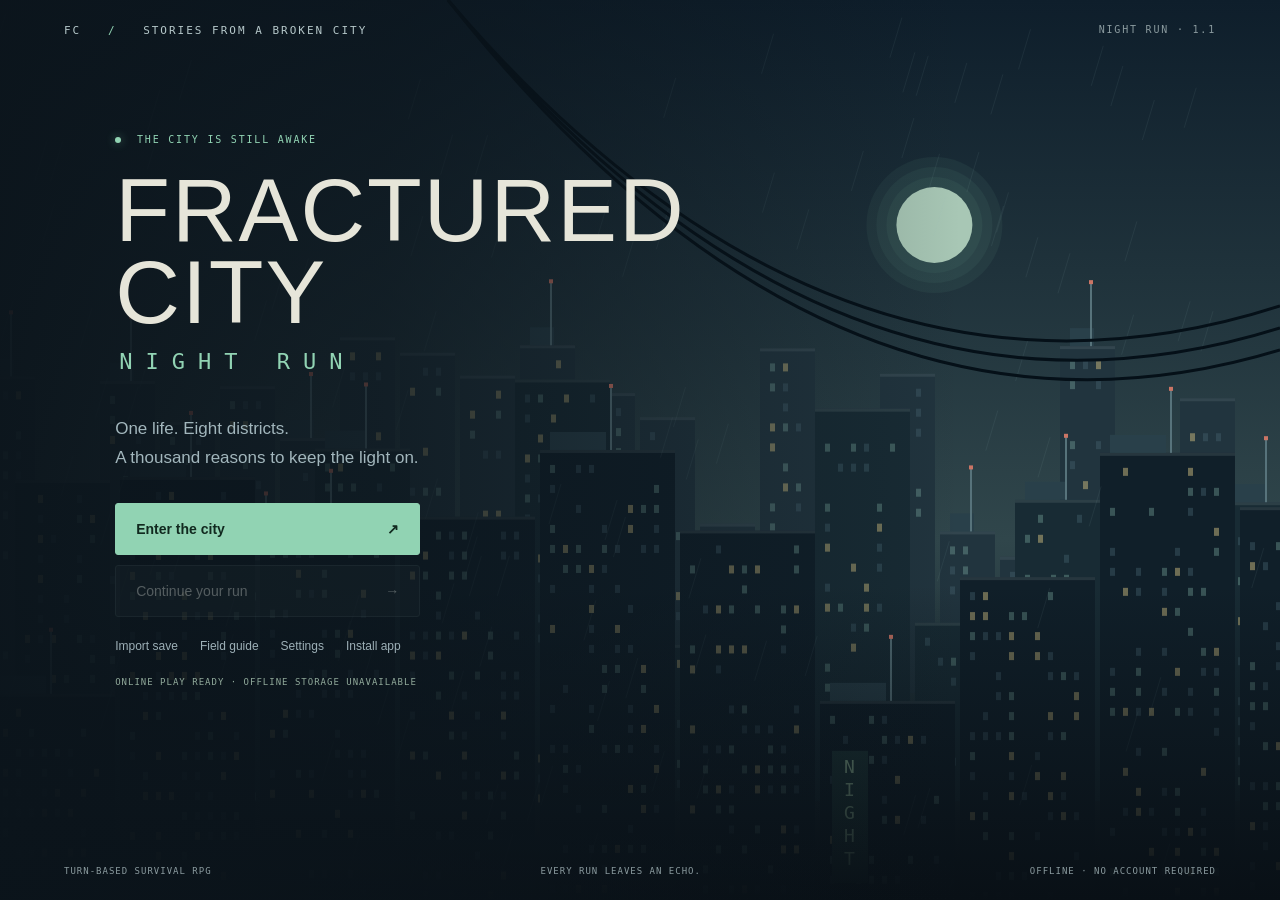
<file: src/index.html>
<!doctype html>
<html lang="en"><head><meta charset="utf-8"><meta name="viewport" content="width=device-width, initial-scale=1, viewport-fit=cover"><meta name="theme-color" content="#10191d"><meta name="description" content="An offline, turn-based survival RPG. One life. Eight districts. Every run leaves an echo."><title>Fractured City: Night Run</title><!-- PWA_HEAD --><link rel="stylesheet" href="style.css"><link rel="stylesheet" href="mobile.css"></head>
<body>
<div id="titleScreen" class="title-screen">
 <canvas id="skyline" aria-hidden="true"></canvas><div class="title-grain"></div>
 <div class="title-top"><span class="wordmark"><!-- BRAND_MARK -->FC <i> / </i> STORIES FROM A BROKEN CITY</span><span class="edition">NIGHT RUN · 1.1</span></div>
 <div class="title-content"><div class="eyebrow"><span class="live-dot"></span> THE CITY IS STILL AWAKE</div><h1>FRACTURED<br>CITY<span>NIGHT RUN</span></h1><p>One life. Eight districts.<br>A thousand reasons to keep the light on.</p><div class="title-actions"><button class="primary" data-act="create">Enter the city <b>↗</b></button><button id="continueButton" data-act="continue">Continue your run <b>→</b></button></div><div class="title-links"><button data-act="import">Import save</button><button data-act="help">Field guide</button><button data-act="settings">Settings</button><button data-act="install">Install app</button></div><div id="pwaStatus" class="platform-status" role="status">PREPARING OFFLINE PLAY…</div><div id="legacy" class="legacy"></div></div>
 <div class="title-bottom"><span>TURN-BASED SURVIVAL RPG</span><span>EVERY RUN LEAVES AN ECHO.</span><span>OFFLINE · NO ACCOUNT REQUIRED</span></div>
</div>
<div id="gameScreen" hidden>
 <header class="topbar"><button class="logo" data-act="pause">FRACTURED CITY<span>NIGHT RUN</span></button><div id="worldClock"></div><div class="header-actions"><span id="saveState">LOCAL AUTOSAVE</span><button data-act="help" title="Field guide (?)">?</button><button data-act="pause" title="Pause (Escape)">Ⅱ</button></div></header>
 <div id="mobileVitals" class="mobile-vitals"></div>
 <main class="game-layout">
  <aside class="left-panel"><div id="character"></div><div id="vitals"></div><div id="loadout"></div><div id="conditions"></div><div class="nav-buttons"><button data-act="inventory"><span>▤</span> Inventory <kbd>I</kbd></button><button data-act="talents"><span>⌘</span> Character <kbd>C</kbd></button><button data-act="journal"><span>≡</span> Journal <kbd>J</kbd></button><button data-act="city"><span>◇</span> City atlas <kbd>M</kbd></button><button data-act="craft"><span>⚒</span> Crafting <kbd>K</kbd></button></div><div class="small-quote">“The city existed before you.<br>It will exist after you.”</div></aside>
  <section class="play-column"><div class="location-heading"><div><div class="eyebrow" id="districtType"></div><h2 id="districtName"></h2></div><div id="districtDanger"></div></div><div class="canvas-wrap"><canvas id="mapCanvas" width="960" height="650" tabindex="0" aria-label="Explorable city map. Use arrow keys or WASD to move, E to interact."></canvas><div class="map-label"><span class="live-dot"></span><span id="mapSubtitle"></span></div><div id="hoverTip" class="hover-tip" hidden></div><div class="zoom-controls"><button data-act="zoomout" title="Zoom out">−</button><button data-act="zoomin" title="Zoom in">+</button></div></div><div class="actionbar"><button data-act="interact" title="Interact with nearby objects"><kbd>E</kbd> Interact</button><button id="abilityButton" data-act="ability"><kbd>1</kbd> Ability</button><button id="sneakButton" data-act="sneak"><kbd>X</kbd> Sneak</button><button data-act="wait"><kbd>·</kbd> Wait</button><button data-act="heal"><kbd>H</kbd> Heal</button></div><div class="log-heading"><span>THE NIGHT RECORD</span><span id="turnNumber"></span></div><div class="log-board"><div id="eventLog" aria-live="polite"></div><div class="touch-controls" role="group" aria-label="Movement pad"><button data-move="-1,-1" aria-label="Move northwest">↖</button><button data-move="0,-1" aria-label="Move north">↑</button><button data-move="1,-1" aria-label="Move northeast">↗</button><button data-move="-1,0" aria-label="Move west">←</button><button data-act="wait" aria-label="Wait one turn">·</button><button data-move="1,0" aria-label="Move east">→</button><button data-move="-1,1" aria-label="Move southwest">↙</button><button data-move="0,1" aria-label="Move south">↓</button><button data-move="1,1" aria-label="Move southeast">↘</button></div></div><div class="mobile-tools"><button data-act="target">Target</button><button data-act="fire">Fire</button><button data-act="dashmode" id="dashButton" aria-pressed="false">Dash: off</button><button data-act="journal">Journal</button><button data-act="city">Map</button></div></section>
  <aside class="right-panel"><div class="section-label">DISTRICT SCAN <span>↗</span></div><canvas id="minimap" width="220" height="160" aria-label="Explored district minimap"></canvas><div id="nearby"></div><div class="section-label">CURRENT THREAD</div><div id="currentQuest"></div><div class="section-label">ON THE FREQUENCY</div><div id="echoPanel"></div><div class="section-label">FACTION STANDING</div><div id="factions"></div><div class="control-note">WASD / arrows to move<br>Click an enemy to fire<br>Shift + move to dash · Tab to target<br>Time moves only when you act</div></aside>
 </main>

</div>
<div id="modal" class="modal" hidden><div class="modal-backdrop" data-act="close"></div><section class="modal-card" role="dialog" aria-modal="true" aria-labelledby="modalTitle"><div class="modal-header"><div><div class="eyebrow" id="modalKicker">NIGHT RUN</div><h2 id="modalTitle"></h2></div><button class="close-button" data-act="close" aria-label="Close">×</button></div><div id="modalBody"></div></section></div>
<input id="saveFile" type="file" accept=".json" hidden>
<script src="data.js"></script><script src="engine.js"></script><script src="ui.js"></script><script src="pwa.js"></script>
</body></html>
</file>
<file: src/style.css>
:root{color-scheme:dark;--bg:#0c1216;--panel:#111b20;--line:#28343a;--muted:#8b9b9f;--text:#dbe1db;--mint:#91d3b3;--amber:#e0ba7e;--red:#dd8680;--accent:#91d3b3}*{box-sizing:border-box}body{margin:0;background:var(--bg);color:var(--text);font-family:Segoe UI,Arial,sans-serif;font-size:14px}button,input{font:inherit}button{color:inherit;background:#1a262c;border:1px solid #344348;padding:11px 15px;border-radius:3px;cursor:pointer;text-align:left;transition:background .15s,border-color .15s}button:hover:not(:disabled){background:#293b41;border-color:var(--mint)}button:focus-visible,input:focus-visible,canvas:focus-visible{outline:2px solid var(--mint);outline-offset:3px}button:disabled{opacity:.35;cursor:not-allowed}button.primary{background:var(--mint);border-color:var(--mint);color:#11291f;font-weight:700}button.primary:hover{background:#b2e8cd}button.danger{color:#ffb0a3;border-color:#785049}button.small{padding:6px 10px;font-size:12px}input{background:#10191e;border:1px solid #435358;border-radius:3px;color:#fff;padding:12px;width:100%}label{display:block;font-size:11px;color:var(--muted);letter-spacing:1.5px;margin:18px 0 8px}h1,h2,h3,p{margin-top:0}h2{font-family:Georgia,serif;font-weight:400}p{line-height:1.6;color:#aebdbf}kbd{font-family:Consolas,monospace;font-size:11px;border:1px solid #435056;border-radius:3px;min-width:20px;padding:2px 5px;text-align:center;color:#91a4ab}b,strong{font-weight:600}[hidden]{display:none!important}.eyebrow,.section-label,.log-heading,.wordmark,.edition,.title-bottom,.stat-label{font-family:Consolas,monospace;font-size:10px;font-weight:500;letter-spacing:1.8px;color:var(--muted)}.live-dot{display:inline-block;width:6px;height:6px;border-radius:50%;background:var(--mint);box-shadow:0 0 10px #8bdfb177;margin-right:8px}.title-screen{min-height:100vh;position:relative;overflow:hidden;background:#0b141c}.title-screen #skyline{position:absolute;width:100%;height:100%;inset:0}.title-grain{position:absolute;inset:0;pointer-events:none;background:linear-gradient(90deg,#0b141bef 0%,#0b141bb0 30%,transparent 75%),linear-gradient(0deg,#091016 0%,transparent 35%)}.title-top{position:relative;display:flex;justify-content:space-between;padding:34px 5vw}.wordmark{color:#b5c7c9;font-size:11px;letter-spacing:2px}.wordmark i{color:var(--mint);font-style:normal;margin:0 18px}.title-content{position:relative;margin:7vh 0 10vh 9vw;max-width:650px}.title-content .eyebrow{color:var(--mint);margin-bottom:24px}h1{font-family:Impact,'Arial Narrow',sans-serif;font-weight:400;font-size:clamp(65px,7vw,108px);letter-spacing:2px;line-height:.92;color:#e6e5d9;margin:0 0 26px}h1 span{display:block;font-family:Consolas,monospace;font-size:22px;letter-spacing:13px;line-height:2.5;color:var(--mint);margin-left:4px}.title-content>p{font-size:17px;line-height:1.7;color:#a2b6bc;margin-bottom:30px}.title-actions{display:flex;flex-direction:column;gap:10px;max-width:305px}.title-actions button{padding:17px 20px;display:flex;justify-content:space-between}.title-links{display:flex;gap:22px;margin:22px 0}.title-links button{border:0;padding:0;background:transparent;color:#9db0b7;font-size:12px}.title-bottom{position:absolute;bottom:24px;left:5vw;right:5vw;display:flex;justify-content:space-between;letter-spacing:1px;font-size:9px}.legacy{font-size:12px;color:#9b9b92;font-style:italic;max-width:350px}.topbar{height:72px;border-bottom:1px solid var(--line);display:flex;align-items:center;justify-content:space-between;padding:0 28px;background:#10191e}.logo{font-family:Impact,'Arial Narrow',sans-serif;font-size:20px;letter-spacing:1px;background:transparent;border:0;padding:0}.logo span{display:block;font:9px Consolas,monospace;color:var(--mint);letter-spacing:4px;margin-top:3px}.header-actions{display:flex;align-items:center;gap:10px}.header-actions button{padding:6px 10px}.header-actions>span{font:9px Consolas,monospace;letter-spacing:1px;color:#7f9298;margin-right:8px}#worldClock{display:flex;gap:24px;align-items:center;color:#b6c6c8;font:12px Consolas,monospace}#worldClock b{color:var(--amber)}.game-layout{max-width:1800px;margin:auto;display:grid;grid-template-columns:220px minmax(480px,1fr) 240px;min-height:calc(100vh - 72px)}.left-panel,.right-panel{padding:24px 20px;background:#10191dc9}.left-panel{border-right:1px solid var(--line)}.right-panel{border-left:1px solid var(--line)}.play-column{min-width:0;padding:0 22px 20px}.location-heading{height:86px;display:flex;align-items:center;justify-content:space-between}.location-heading h2{margin:5px 0 0;font-size:27px}.location-heading .eyebrow{font-size:9px;letter-spacing:1.5px;color:var(--accent)}#districtDanger{font:10px Consolas,monospace;color:var(--amber);text-align:right;line-height:1.9}#character .portrait{float:left;width:42px;height:48px;margin-right:12px;border:1px solid #52665f;background:#253c37;display:grid;place-items:center;font-size:26px;color:var(--mint)}#character h3{font-family:Georgia,serif;font-size:20px;font-weight:400;margin:0 0 4px}#character .class-line{font:10px Consolas,monospace;color:var(--mint);line-height:1.5}#character .level-line{clear:both;padding-top:14px;display:flex;justify-content:space-between;font:10px Consolas,monospace;color:var(--muted)}.xp-bar{height:3px;background:#283239;margin:8px 0 22px}.xp-bar i{display:block;height:100%;background:#d9b777}.meter{margin:14px 0}.meter-label{display:flex;justify-content:space-between;font-size:11px;margin-bottom:7px;color:#adbcbd}.meter-track{background:#29343a;height:5px}.meter-track i{height:100%;display:block;transition:width .2s}.minor-vitals{display:grid;grid-template-columns:1fr 1fr;gap:8px;margin:18px 0 24px}.minor-vitals div{background:#172228;border:1px solid #26333a;padding:9px 8px}.minor-vitals b{display:block;font:16px Consolas,monospace;margin-top:5px}.minor-vitals span{font:9px Consolas,monospace;color:var(--muted);letter-spacing:1px}.section-label{display:flex;justify-content:space-between;margin:20px 0 13px;font-size:9px;color:#819799;letter-spacing:1.4px}.equipment-row{margin:13px 0;padding-left:10px;border-left:2px solid #344b48}.equipment-row small{display:block;color:#80969b;font:9px Consolas,monospace;letter-spacing:1px;margin-bottom:5px}.equipment-row b{font-size:12px;font-weight:400}.equipment-row em{display:block;font-style:normal;font-size:10px;color:#738b90;margin-top:4px}.nav-buttons{margin-top:20px;border-top:1px solid var(--line);padding-top:14px}.nav-buttons button{border:none;background:transparent;display:flex;align-items:center;width:100%;padding:11px 0;font-size:12px;gap:10px}.nav-buttons kbd{margin-left:auto}.nav-buttons button>span{width:17px;color:var(--mint)}.small-quote{font-family:Georgia,serif;font-style:italic;font-size:12px;line-height:1.7;color:#647b80;margin-top:25px}.canvas-wrap{position:relative;background:#080e13;border:1px solid #344247;box-shadow:0 10px 40px #0003;overflow:hidden}#mapCanvas{display:block;width:100%;height:min(58vh,680px);object-fit:contain;image-rendering:pixelated;cursor:crosshair}.map-label{position:absolute;left:15px;top:14px;background:#0b141bcc;padding:7px 10px;font:9px Consolas,monospace;letter-spacing:1px;color:#91a5ab;pointer-events:none}.zoom-controls{position:absolute;right:12px;bottom:12px;display:flex;gap:4px}.zoom-controls button{padding:4px 10px;background:#132028d9}.hover-tip{position:absolute;bottom:15px;left:15px;max-width:70%;padding:9px 13px;background:#0d1924ef;border:1px solid #52656f;font:11px Consolas,monospace;pointer-events:none}.actionbar{display:flex;gap:6px;padding:12px 0}.actionbar button{flex:1;font-size:11px;padding:9px 6px;white-space:nowrap;text-align:center;background:#172329}.actionbar kbd{margin-right:5px;font-size:10px}.actionbar .active{background:#274136;border-color:var(--mint);color:var(--mint)}.log-heading{display:flex;justify-content:space-between;font-size:9px;margin:10px 0 8px}#eventLog{height:122px;overflow-y:auto;border-top:1px solid var(--line);padding-top:8px;scrollbar-width:thin;font:11px/1.7 Consolas,monospace;color:#83999f}.log-entry{padding:1px 0}.log-entry>span{color:#4f656e;margin-right:10px}.log-entry.bad{color:#dc9790}.log-entry.good{color:#9ec5ad}.log-entry.story{color:#c4b8db}.log-entry.hint{color:#d2ba8e}.log-entry.combat{color:#a6b3b8}#minimap{width:100%;image-rendering:pixelated;background:#0b1218;border:1px solid var(--line)}.nearby-item{display:flex;align-items:center;gap:10px;padding:10px 0;border-bottom:1px solid #243138;font-size:11px}.nearby-item button{padding:5px;font-size:11px;flex:1;background:transparent;border:0}.nearby-item .symbol{width:24px;color:var(--amber);font:18px Consolas,monospace}.nearby-item small{display:block;font-size:10px;color:#7e969c;margin-top:4px}.quest-card{background:#18282a;border:1px solid #304c47;border-left:2px solid var(--mint);padding:13px}.quest-card .tag{font:9px Consolas,monospace;letter-spacing:1px;color:var(--mint)}.quest-card h4{margin:10px 0;font-size:13px;font-weight:500;line-height:1.4}.quest-card p{font-size:11px;line-height:1.6;margin:0}.quest-card button{margin-top:12px;padding:0;background:none;border:0;font-size:10px;color:var(--mint)}#echoPanel p{font-family:Georgia,serif;font-size:13px;line-height:1.7;font-style:italic;color:#ab9fc1}.echo-number{font:9px Consolas,monospace;color:#8f82a4;letter-spacing:1px}.faction-row{margin:12px 0;font-size:10px;display:flex;justify-content:space-between;gap:8px}.faction-row b{font:11px Consolas,monospace}.control-note{font:10px/1.9 Consolas,monospace;color:#6f858d;border-top:1px solid var(--line);padding-top:17px;margin-top:24px}.status-pill{display:inline-block;border:1px solid #764e49;color:#e4a498;background:#3c2928;font-size:9px;padding:4px 6px;margin:3px 3px 0 0}.status-pill.good{border-color:#416756;color:#a2d2b6;background:#1e352a}.modal{position:fixed;z-index:20;inset:0;display:flex;align-items:center;justify-content:center;padding:24px}.modal-backdrop{position:absolute;inset:0;background:#050b12c9;backdrop-filter:blur(5px)}.modal-card{position:relative;background:#111c23;border:1px solid #405357;border-radius:5px;width:min(880px,100%);max-height:90vh;overflow:auto;box-shadow:0 30px 120px #000b;scrollbar-width:thin}.modal-header{padding:24px 28px 18px;border-bottom:1px solid #304048;display:flex;align-items:center;justify-content:space-between}.modal-header h2{margin:6px 0 0;font-size:28px}.close-button{background:transparent;border:0;font-size:26px;color:#80979d;padding:0 6px}#modalBody{padding:24px 28px 30px}.modal-intro{font-size:14px;line-height:1.75;max-width:700px}.choice-list{display:grid;gap:9px;margin-top:23px}.choice-list button{padding:15px 18px;font-size:13px}.create-grid{display:grid;grid-template-columns:1fr 1fr;gap:10px}.class-card{padding:17px}.class-card.selected{border-color:var(--mint);background:#243d37}.class-card .num{font:10px Consolas,monospace;color:var(--mint);letter-spacing:2px}.class-card h3{font-family:Georgia,serif;font-size:20px;font-weight:400;margin:8px 0}.class-card p{font-size:11px;margin:0;line-height:1.6}.class-detail{background:#0c171d;padding:20px;border-left:2px solid var(--mint);margin:20px 0}.class-detail strong{color:var(--mint)}.class-detail p{font-size:12px;margin:6px 0}.inline-fields{display:flex;gap:16px}.inline-fields>div{flex:1}.footer-actions{display:flex;gap:10px;margin-top:24px;justify-content:flex-end}.tabs{display:flex;gap:6px;flex-wrap:wrap;margin-bottom:18px}.tabs button{font-size:11px;padding:8px 13px}.tabs .selected{border-color:var(--mint);color:var(--mint)}.item-grid{display:grid;grid-template-columns:1fr 1fr;gap:10px}.item-card{border:1px solid #304148;background:#15232b;padding:14px}.item-card h4{margin:0 0 6px;font-size:13px;font-weight:500}.item-card .item-type{font:9px Consolas,monospace;color:var(--mint);text-transform:uppercase;letter-spacing:1px;margin-bottom:10px}.item-card p{font-size:11px;margin:7px 0}.item-card .buttons{display:flex;gap:5px;flex-wrap:wrap;margin-top:12px}.item-card .buttons button{font-size:10px;padding:6px 8px}.inventory-summary{display:flex;gap:22px;margin-bottom:18px;color:var(--amber);font:11px Consolas,monospace}.stats-grid{display:grid;grid-template-columns:repeat(3,1fr);gap:8px;margin-bottom:24px}.stat-card{background:#172831;border:1px solid #344750;padding:12px;display:flex;align-items:center;justify-content:space-between;gap:6px}.stat-card strong{font:20px Consolas,monospace}.stat-card span{font-size:10px;color:#a7bdc0}.stat-card button{font-size:14px;padding:1px 6px}.tree-columns{display:grid;grid-template-columns:1fr 1fr;gap:22px}.tree-column h3{font-family:Georgia,serif;font-weight:400;font-size:22px;color:var(--mint);margin-bottom:15px}.talent{margin-bottom:10px;padding:17px;border:1px solid #3b4954;background:#18232c}.talent.learned{border-color:#719e87;background:#1e362c}.talent p{font-size:12px;margin-bottom:11px}.talent h4{margin:5px 0 8px}.talent .tier{font:9px Consolas,monospace;color:#929faf}.talent button{font-size:11px;padding:6px 12px}.map-grid{display:grid;grid-template-columns:1fr 1fr;gap:10px}.zone-card{padding:18px;background:#17242b;border:1px solid #35434b}.zone-card.current{border-color:var(--mint)}.zone-card h3{font-family:Georgia,serif;font-size:20px;font-weight:400;margin:8px 0}.zone-card p{font-size:11px;margin:7px 0}.zone-card .connections{font:10px/1.7 Consolas,monospace;color:#9eafb5}.guide-grid{display:grid;grid-template-columns:1fr 1fr;gap:22px}.guide-grid h3{font:12px Consolas,monospace;color:var(--mint);letter-spacing:1px}.guide-grid p{font-size:12px}.journal-entry{border-left:2px solid #6d7997;padding:1px 0 1px 15px;margin:18px 0}.journal-entry p{margin:6px 0;font-size:12px}.journal-entry small{font:10px Consolas,monospace;color:#9a8bab}.ending-text{font-family:Georgia,serif;font-size:23px;line-height:1.7;color:#d7d5ca;margin:12px 0 25px}.ending-grid{display:grid;grid-template-columns:repeat(4,1fr);gap:10px}.ending-grid div{background:#1b2a30;padding:15px}.ending-grid b{display:block;font:24px Consolas,monospace;color:var(--mint)}.ending-grid span{font-size:10px;color:var(--muted)}.touch-controls{display:none;text-align:center;position:fixed;bottom:14px;right:14px;z-index:5;opacity:.9}.touch-controls button{padding:10px 16px;background:#152930}.setting-row{display:flex;align-items:center;justify-content:space-between;border-bottom:1px solid #304047;padding:16px 0}.setting-row p{font-size:12px;margin:5px 0}.notice{border-left:2px solid var(--amber);padding:10px 14px;background:#2b291f;font-size:12px;color:#d4c4a2}.empty{color:#879ca3;font-size:12px;padding:15px 0}.item-card.highlight{border-color:var(--mint)}body.high-contrast{--muted:#b6c4c7;--text:#f5f8ee;--line:#54696f}body.reduced-motion *{transition:none!important;animation:none!important}@media(min-width:1600px){.game-layout{grid-template-columns:240px minmax(600px,1fr) 270px}.left-panel,.right-panel{padding:30px 25px}#eventLog{height:145px}}@media(max-width:1150px){.game-layout{grid-template-columns:190px minmax(400px,1fr)}.right-panel{display:none}.left-panel{padding:22px 16px}.play-column{padding:0 16px 16px}.topbar{padding:0 20px}#worldClock{gap:12px}#mapCanvas{height:58vh}}@media(max-width:720px){.game-layout{display:block}.left-panel{display:none}.topbar{height:62px;padding:0 14px}.logo{font-size:16px}#worldClock{font-size:10px;gap:8px}.header-actions>span{display:none}.header-actions{gap:4px}.header-actions button{padding:5px 8px}.play-column{padding:0 10px 15px}.location-heading{height:72px}.location-heading h2{font-size:23px}.actionbar{flex-wrap:wrap}.actionbar button{min-width:28%;padding:9px 5px}#mapCanvas{height:52vh;min-height:310px}.title-top{padding:24px}.wordmark{font-size:9px}.wordmark i{margin:0 5px}.edition{display:none}.title-content{margin:10vh 24px 100px}.title-bottom{font-size:8px;gap:20px}.title-bottom span:last-child{display:none}.title-grain{background:linear-gradient(90deg,#0b141bf0, #0b141b60)}.modal{padding:10px}.modal-header{padding:18px}.modal-header h2{font-size:24px}#modalBody{padding:18px}.create-grid,.item-grid,.tree-columns,.map-grid,.guide-grid{grid-template-columns:1fr}.stats-grid{grid-template-columns:1fr 1fr}.ending-grid{grid-template-columns:1fr 1fr}.touch-controls{display:block}.inline-fields{display:block}.footer-actions{flex-wrap:wrap}.header-actions::before{content:''}.control-note{display:none}}@media(prefers-reduced-motion:reduce){*{transition:none!important}}
.mobile-vitals{display:none}@media(max-width:720px){.mobile-vitals{display:flex;align-items:center;justify-content:space-between;gap:5px;padding:8px 12px;border-bottom:1px solid var(--line);font:10px Consolas,monospace;color:var(--mint)}.mobile-vitals button{padding:4px 7px;font-size:10px}.location-heading{height:65px}}

@media(max-width:720px){.log-board{display:flex;gap:10px}.log-board #eventLog{flex:1;min-width:0;height:150px}.log-board .touch-controls{position:static;flex:0 0 112px;align-self:flex-start;opacity:1;padding-top:10px}.touch-controls button{padding:8px 10px;margin:1px;font-size:13px}}
</file>
<file: src/mobile.css>
/* Touch and installed-app layout. Safe areas preserve iPhone notch/home-indicator space. */
html { -webkit-text-size-adjust: 100%; }
button, a, canvas { touch-action: manipulation; -webkit-tap-highlight-color: transparent; }
button { -webkit-user-select: none; user-select: none; }
input { font-size: 16px; }
.brand-icon { width: 32px; height: 32px; vertical-align: middle; margin-right: 12px; border-radius: 7px; }
.title-top { padding-top: max(24px, env(safe-area-inset-top)); }
.title-screen { min-height: 100svh; padding-bottom: env(safe-area-inset-bottom); }
.platform-status { color: #91aa9b; font: 9px/1.6 Consolas, monospace; letter-spacing: 1px; }
.mobile-tools { display: none; }
.install-steps { padding-left: 22px; color: #bfcfcd; line-height: 1.9; }
.install-icon { float: right; width: 90px; height: 90px; border-radius: 20px; margin: 0 0 20px 20px; }
.modal-card { overscroll-behavior: contain; }
.modal { padding-top: max(12px, env(safe-area-inset-top)); padding-bottom: max(12px, env(safe-area-inset-bottom)); }
.touch-controls button[aria-pressed="true"], .mobile-tools button[aria-pressed="true"] { border-color: var(--mint); background: #284438; color: var(--mint); }

@media (max-width: 720px), (pointer: coarse) and (max-width: 1100px), (max-height: 600px) and (max-width: 1100px) {
  body.playing { height: 100vh; height: 100dvh; overflow: hidden; }
  #gameScreen { height: 100vh; height: 100dvh; display: flex; flex-direction: column; overflow: hidden; padding: env(safe-area-inset-top) env(safe-area-inset-right) env(safe-area-inset-bottom) env(safe-area-inset-left); }
  .topbar { flex: 0 0 48px; min-height: 48px; height: 48px; padding: 0 10px; }
  .logo { font-size: 15px; }
  .logo span { font-size: 8px; letter-spacing: 3px; }
  .header-actions button { width: 44px; height: 44px; padding: 0; text-align: center; }
  .header-actions > span { display: none; }
  #worldClock { font-size: 10px; gap: 6px; }
  #worldClock > span:last-child { display: none; }
  .mobile-vitals { flex: 0 0 44px; display: flex; align-items: center; justify-content: space-between; padding: 0 8px; gap: 4px; font: 10px Consolas, monospace; color: var(--mint); }
  .mobile-vitals button { min-height: 44px; min-width: 44px; font-size: 11px; padding: 4px 7px; }
  .game-layout { flex: 1; display: flex; width: 100%; min-height: 0; margin: 0; overflow: hidden; }
  .left-panel, .right-panel { display: none; }
  .play-column { display: flex; flex-direction: column; flex: 1; min-height: 0; padding: 0 8px 6px; overflow: hidden; }
  .location-heading { flex: 0 0 48px; height: 48px; }
  .location-heading h2 { font-size: 21px; margin-top: 3px; }
  .location-heading .eyebrow { font-size: 8px; letter-spacing: .5px; }
  #districtDanger { font-size: 8px; }
  .canvas-wrap { flex: 1 1 auto; min-height: 100px; }
  #mapCanvas { width: 100%; height: 100%; min-height: 0; object-fit: fill; }
  .map-label { top: 6px; left: 6px; max-width: calc(100% - 12px); font-size: 8px; padding: 5px 7px; pointer-events: none; }
  .zoom-controls { right: 4px; bottom: 4px; }
  .zoom-controls button { width: 44px; height: 44px; text-align: center; padding: 0; }
  .hover-tip { bottom: 6px; left: 6px; max-width: calc(100% - 105px); font-size: 10px; }
  .actionbar { flex: 0 0 48px; display: grid; grid-template-columns: repeat(5, minmax(0, 1fr)); gap: 4px; padding: 4px 0 0; }
  .actionbar button { min-width: 0; min-height: 44px; padding: 4px 2px; font-size: 10px; overflow: hidden; white-space: normal; }
  .actionbar kbd { display: none; }
  .log-heading { flex: 0 0 16px; height: 16px; margin: 3px 0 0; font-size: 8px; letter-spacing: .5px; }
  #turnNumber { max-width: 57%; overflow: hidden; text-overflow: ellipsis; white-space: nowrap; }
  .log-board { flex: 0 0 136px; height: 136px; display: grid; grid-template-columns: minmax(0, 1fr) 136px; gap: 8px; }
  .log-board #eventLog { height: 132px; min-height: 0; padding-top: 4px; font-size: 10px; line-height: 1.55; }
  .log-board .touch-controls { position: static; display: grid; grid-template-columns: repeat(3, 44px); grid-template-rows: repeat(3, 44px); gap: 2px; width: 136px; padding: 0; opacity: 1; align-self: start; }
  .touch-controls button { width: 44px; height: 44px; padding: 0; margin: 0; text-align: center; font-size: 19px; background: #182c32; }
  .mobile-tools { display: flex; flex: 0 0 46px; gap: 4px; padding-top: 3px; }
  .mobile-tools button { flex: 1; min-width: 0; height: 44px; padding: 5px 3px; font-size: 10px; text-align: center; }
  .modal { padding-left: 8px; padding-right: 8px; }
  .modal-card { max-height: calc(100dvh - env(safe-area-inset-top) - env(safe-area-inset-bottom) - 24px); }
  .modal-header { position: sticky; top: 0; z-index: 2; background: #111c23; padding: 12px 16px; }
  .close-button { min-width: 44px; min-height: 44px; }
  #modalBody { padding: 16px; }
  #modalBody button { min-height: 44px; }
  .title-top { padding-left: 20px; padding-right: 20px; }
  .wordmark { font-size: 8px; letter-spacing: 1px; }
  .brand-icon { margin-right: 6px; width: 28px; height: 28px; }
  .title-content { margin: 5vh 24px 90px; }
  .title-links { flex-wrap: wrap; gap: 8px 20px; }
  .title-links button { min-height: 44px; }
  .title-bottom { position: relative; left: auto; right: auto; bottom: auto; margin: 0 24px 20px; }
}
@media (max-width: 370px) {
  .logo { font-size: 12px; }
  #worldClock { font-size: 9px; }
  .mobile-vitals { font-size: 9px; }
  .location-heading h2 { font-size: 18px; }
}
@media (orientation: landscape) and (max-height: 600px) and (max-width: 1100px) {
  .play-column { display: grid; grid-template-columns: minmax(0, 1fr) 240px; grid-template-rows: 40px minmax(100px, 1fr) 46px; column-gap: 8px; }
  .location-heading { grid-column: 1; grid-row: 1; height: 40px; }
  .canvas-wrap { grid-column: 1; grid-row: 2 / 4; }
  .actionbar { grid-column: 2; grid-row: 1; grid-template-columns: repeat(5, minmax(0, 1fr)); }
  .log-heading { display: none; }
  .log-board { grid-column: 2; grid-row: 2; display: flex; flex-direction: column; align-items: center; height: auto; padding-top: 8px; }
  .log-board #eventLog { flex: 1; width: 100%; max-height: 50px; order: 2; }
  .mobile-tools { grid-column: 2; grid-row: 3; }
}
</file>
